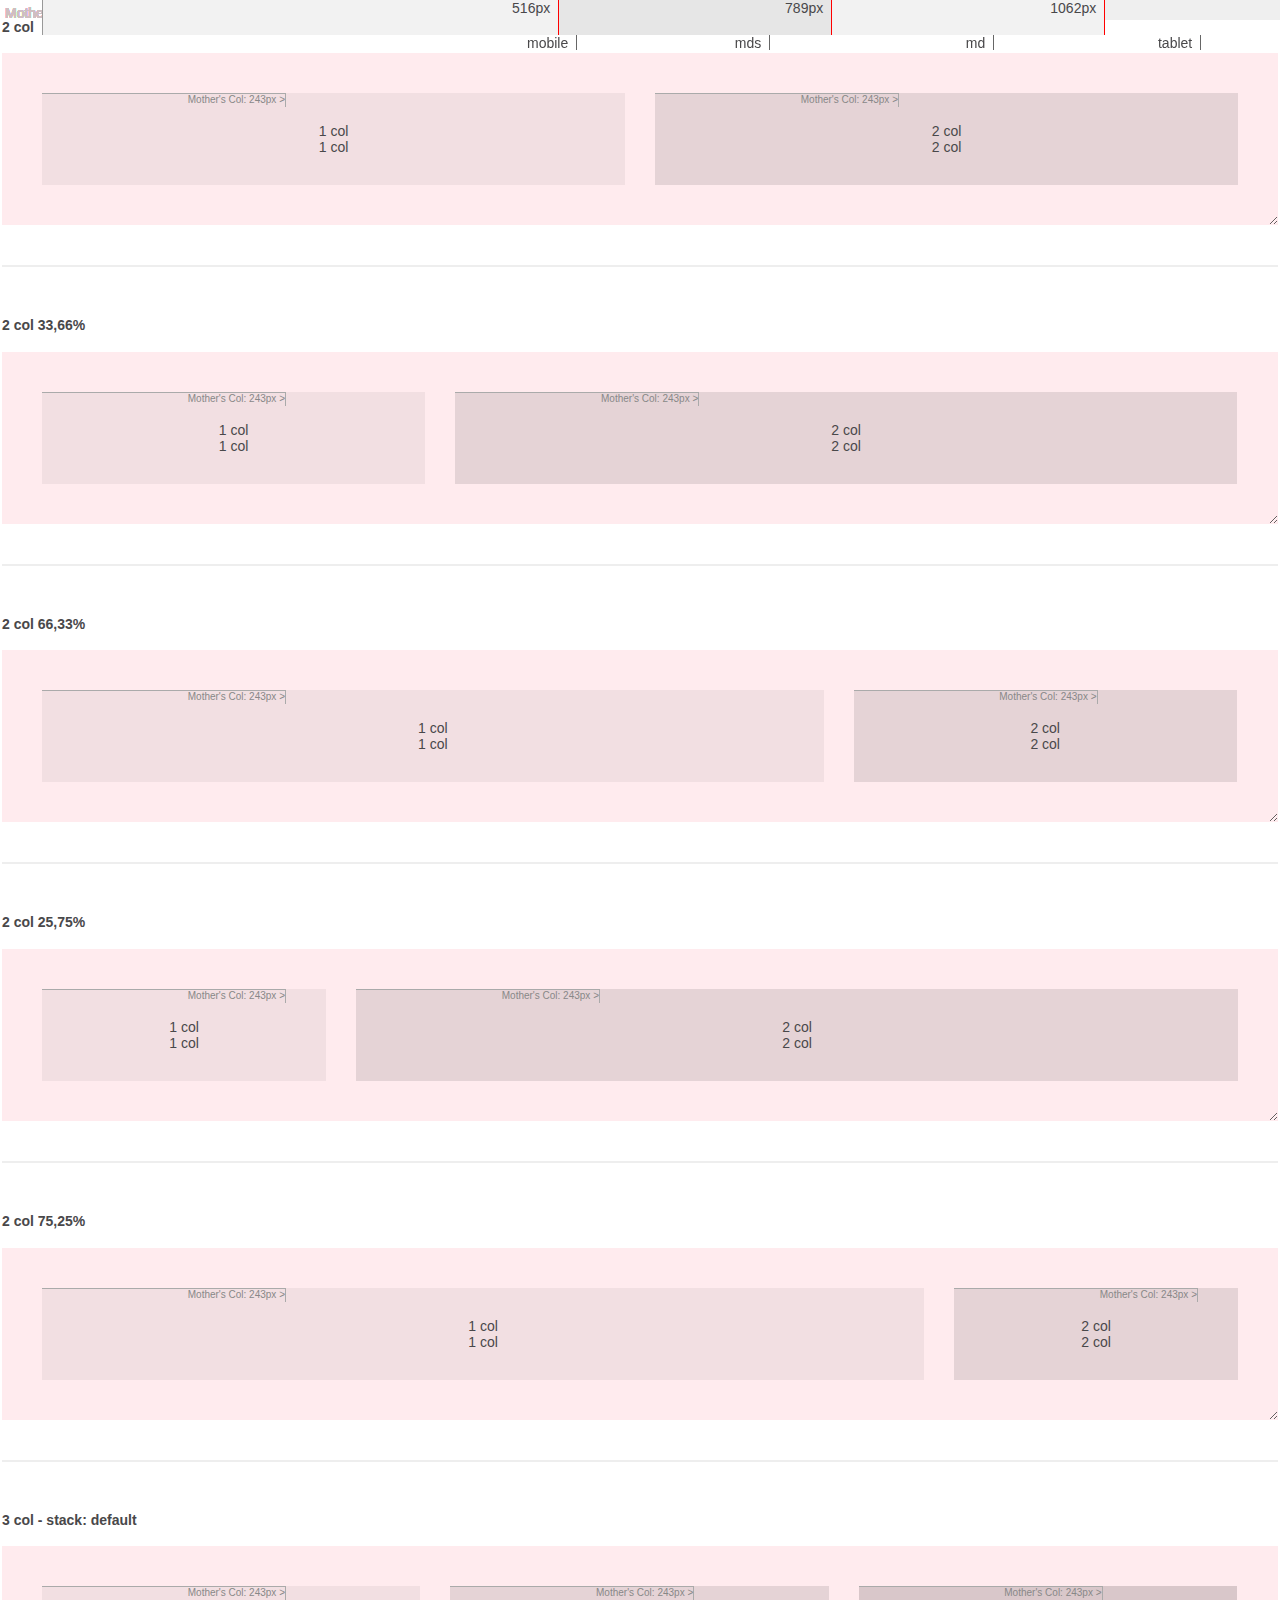
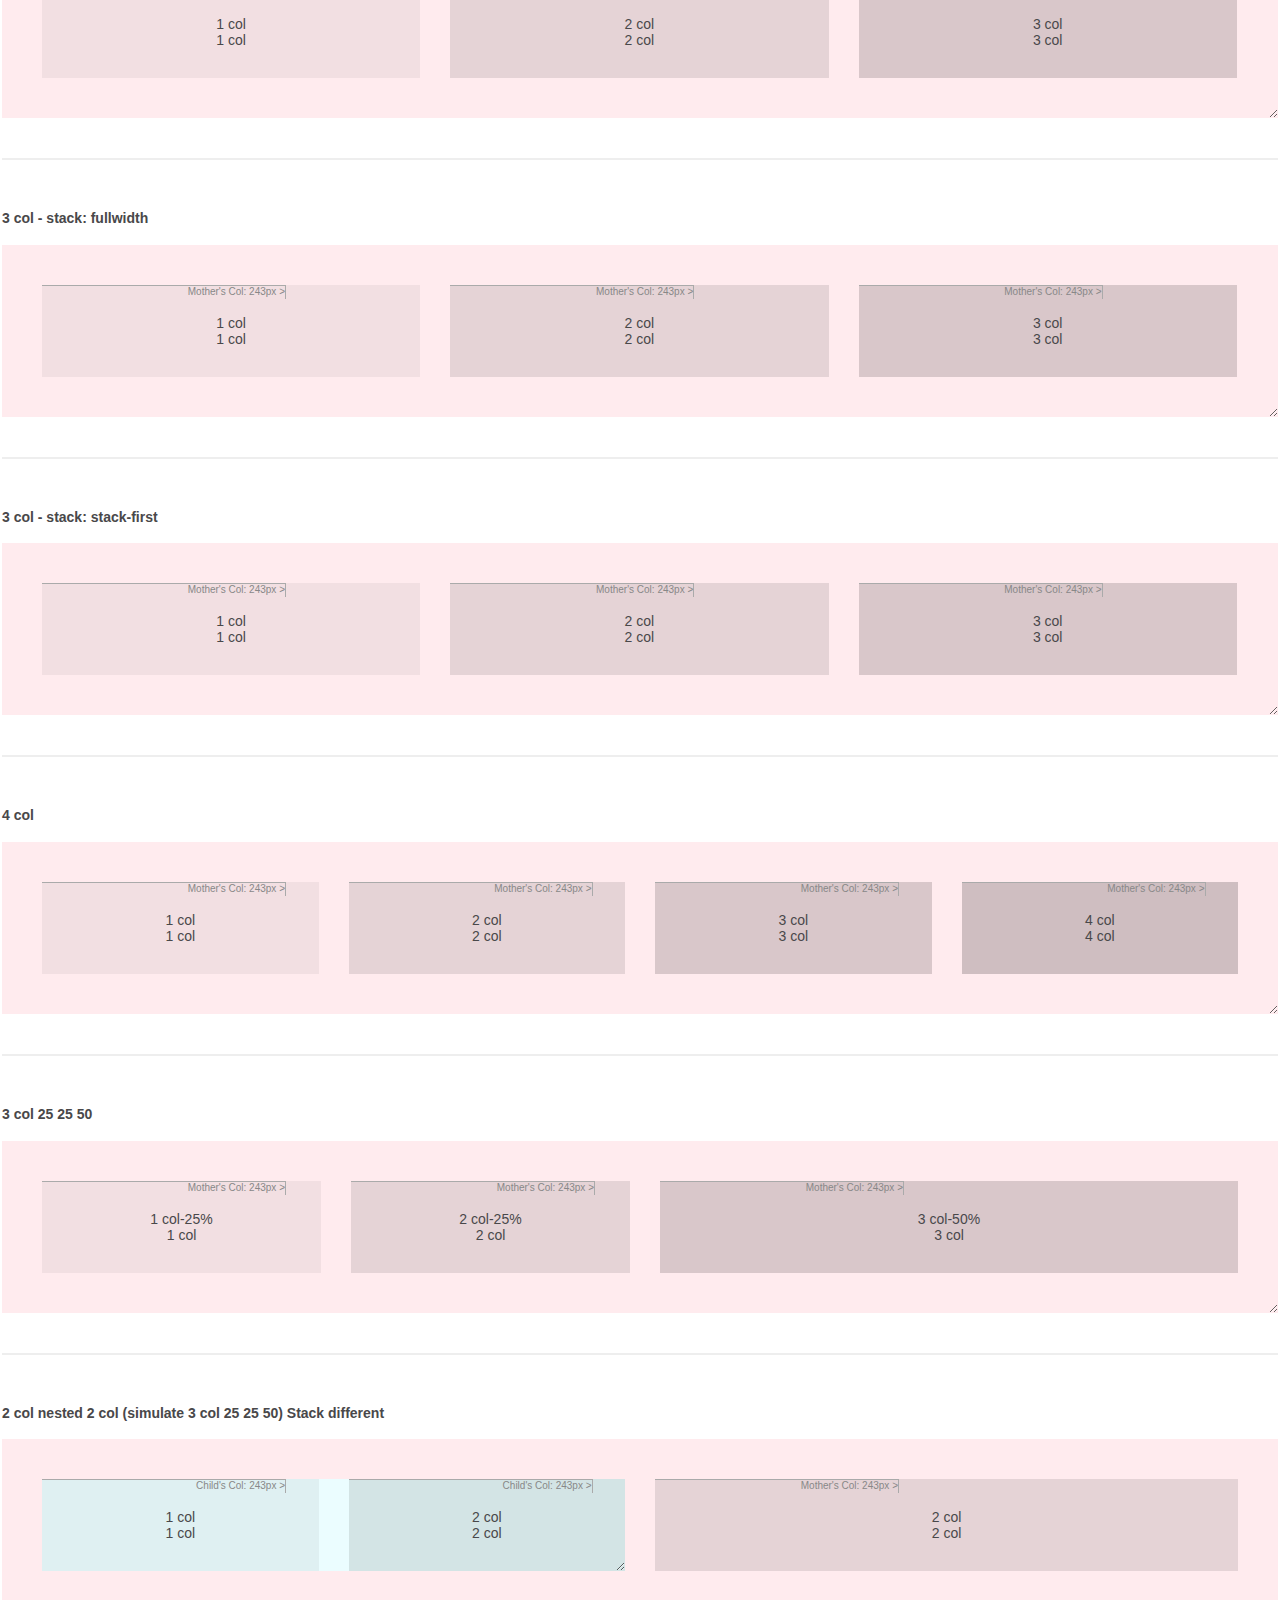
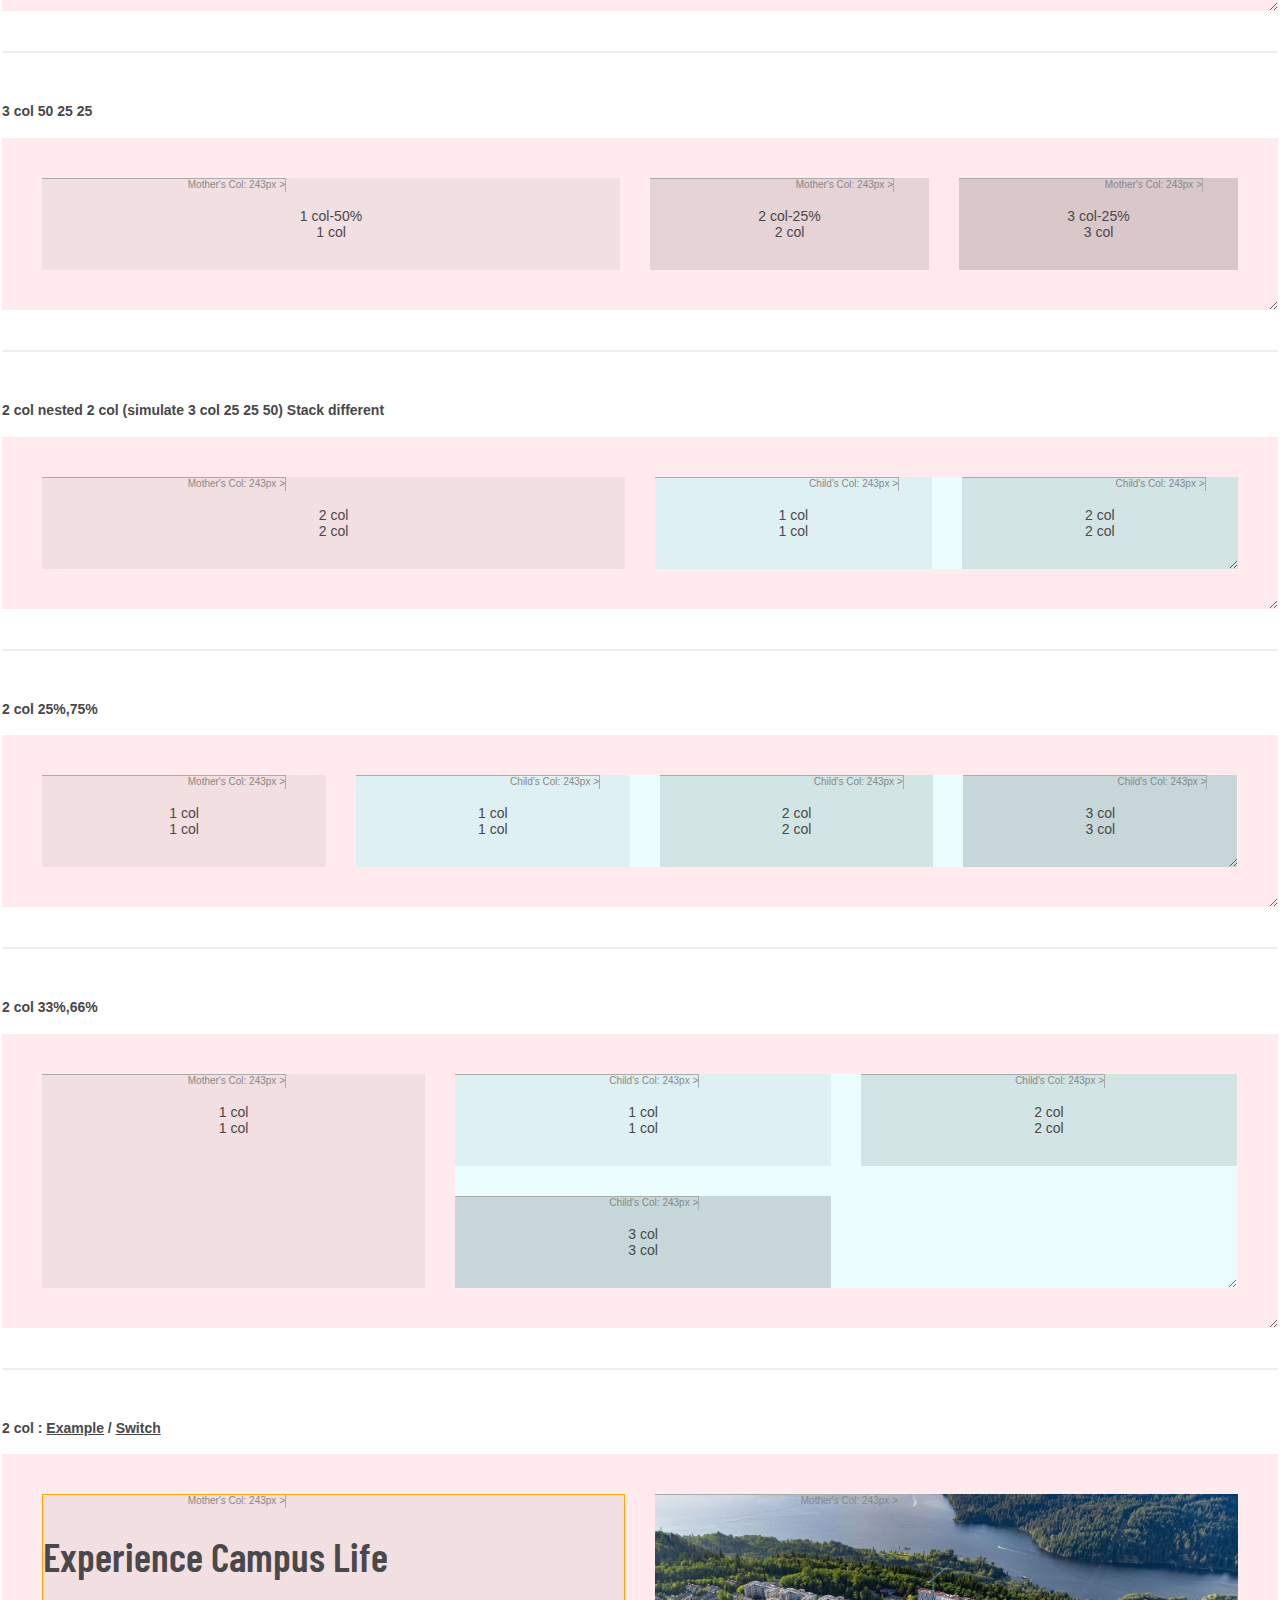
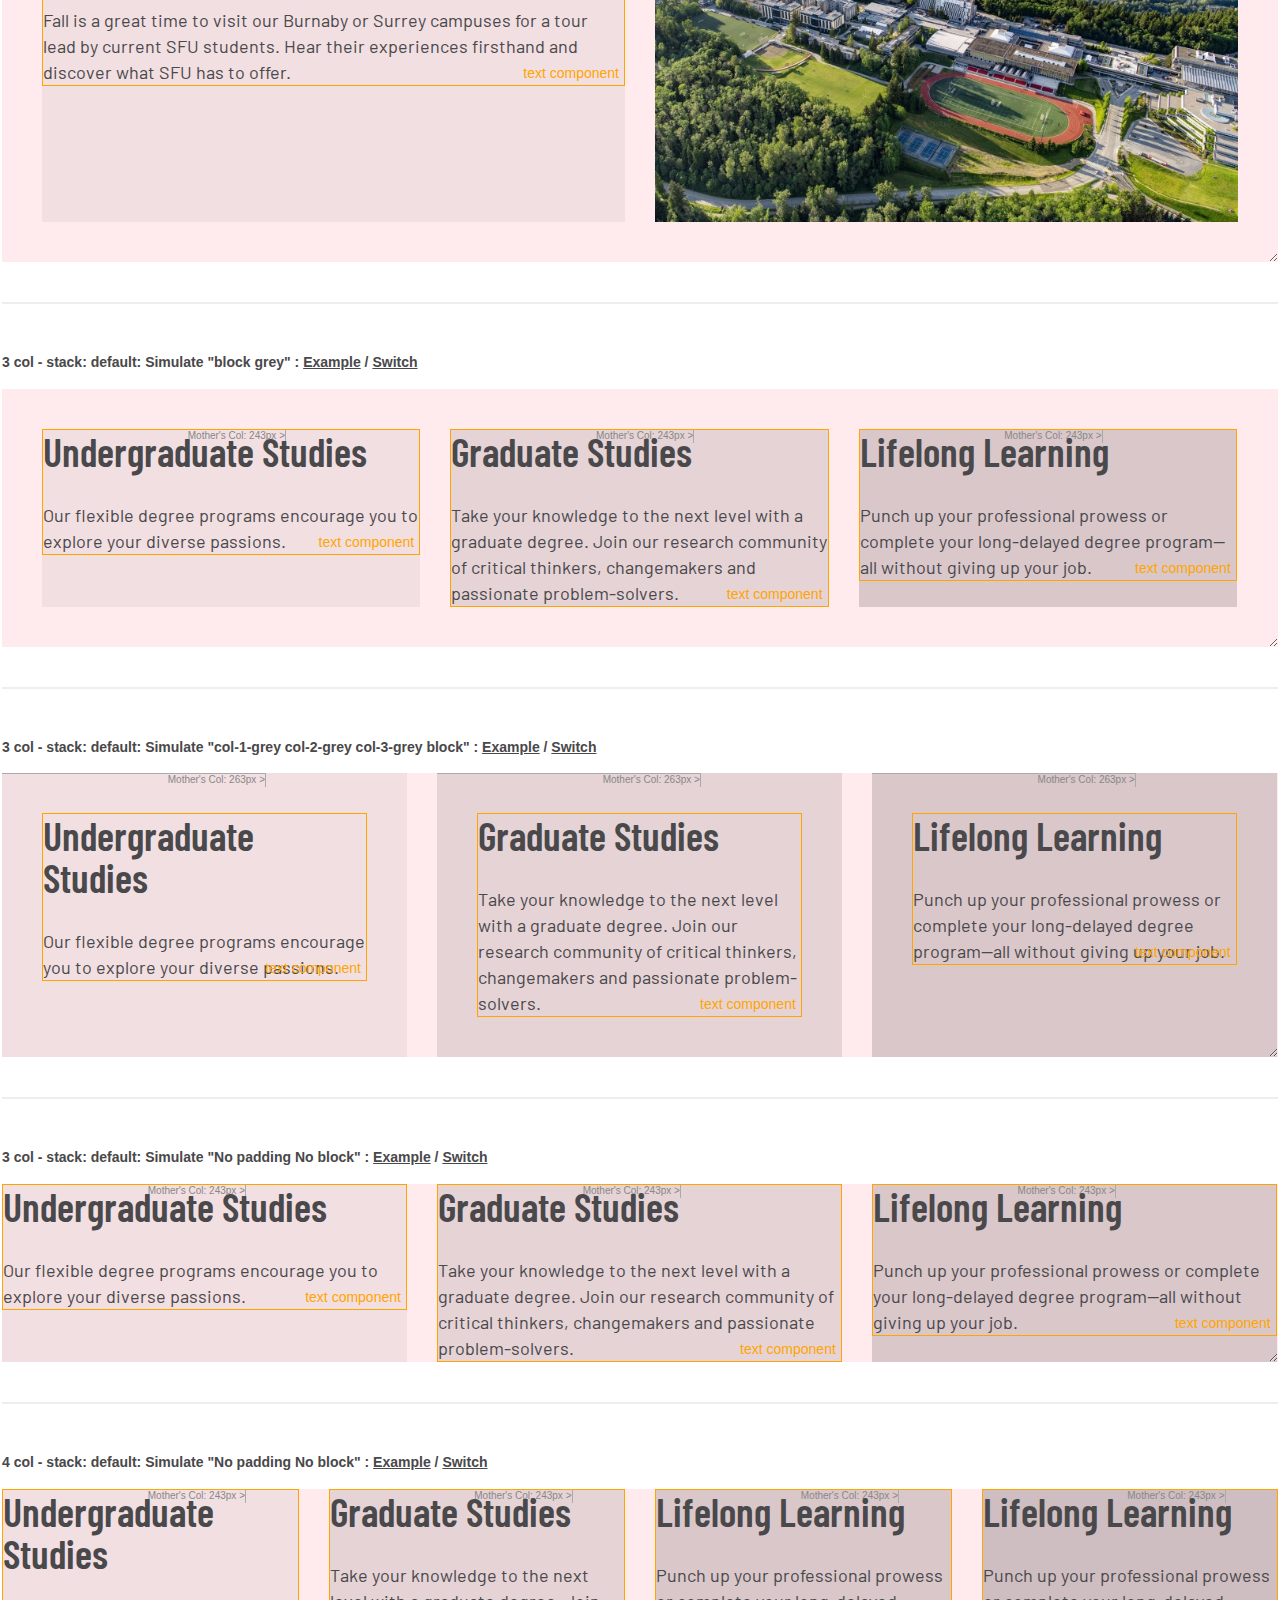
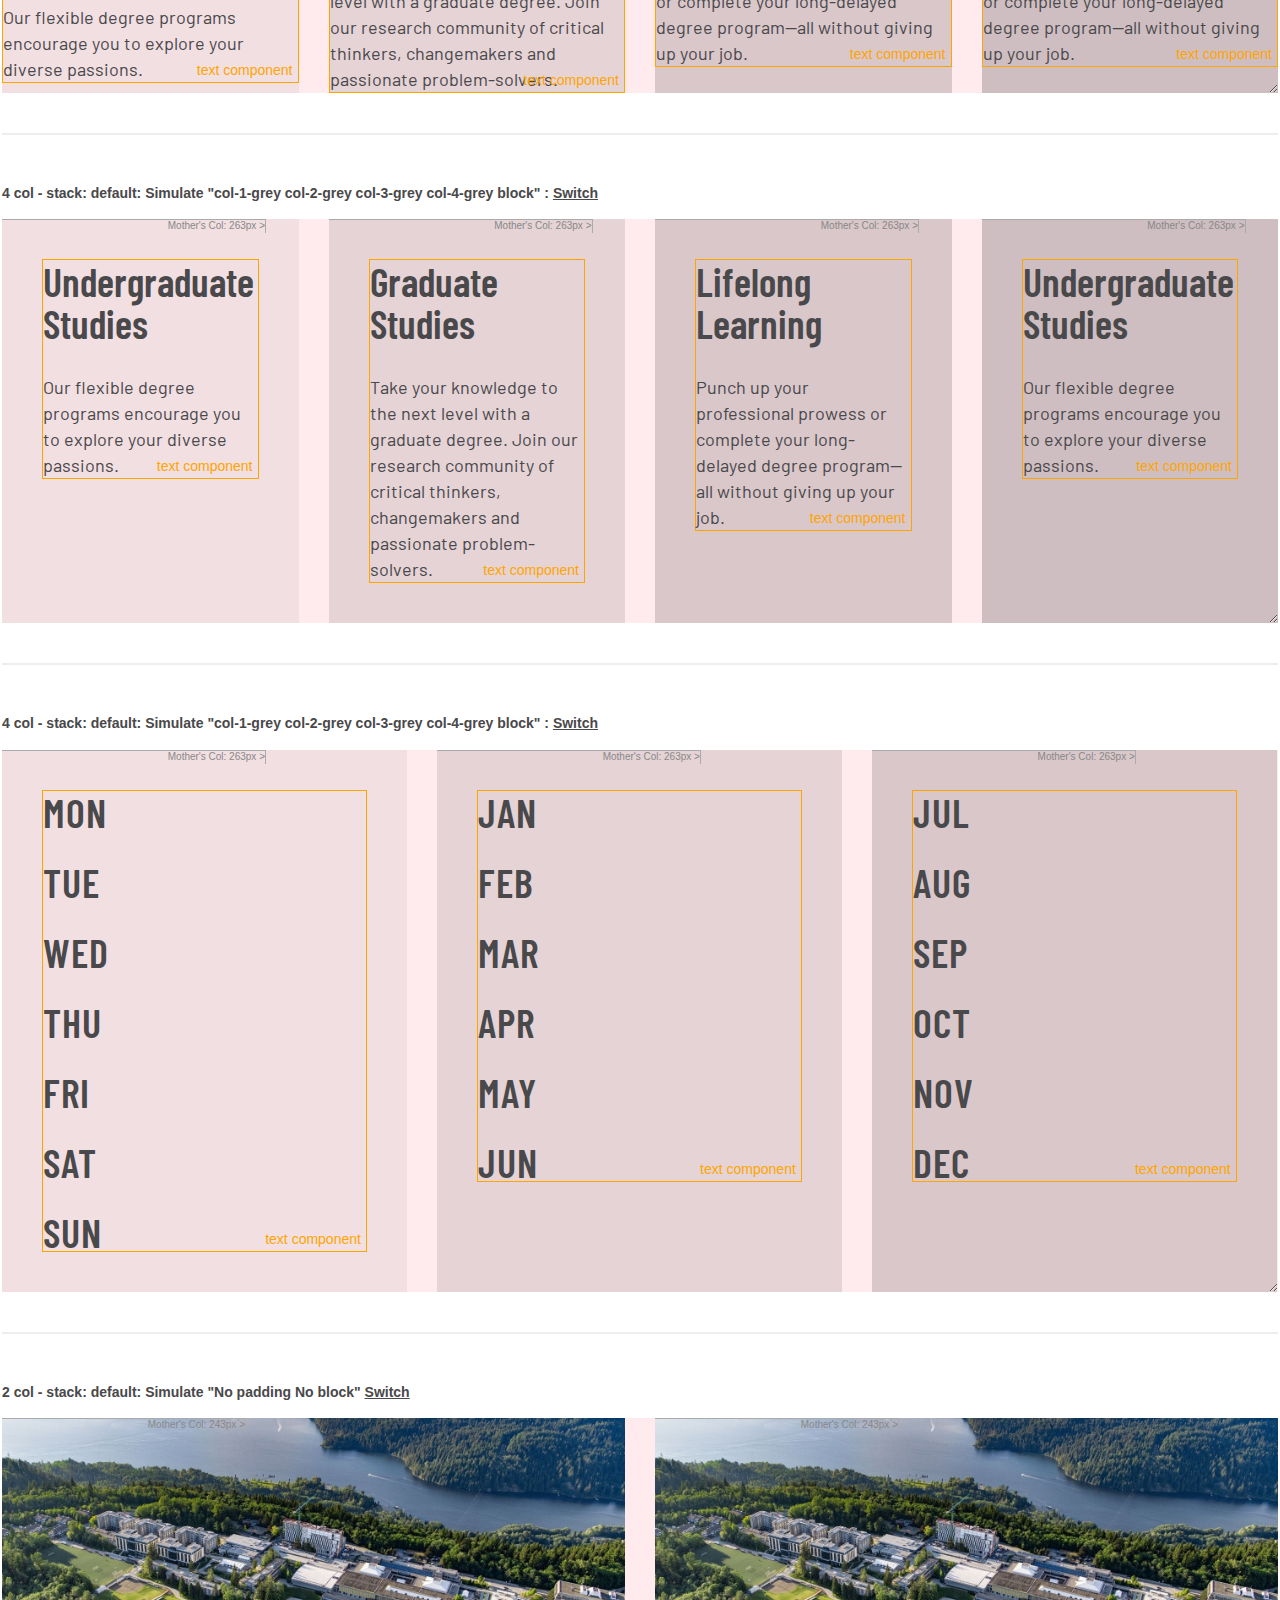
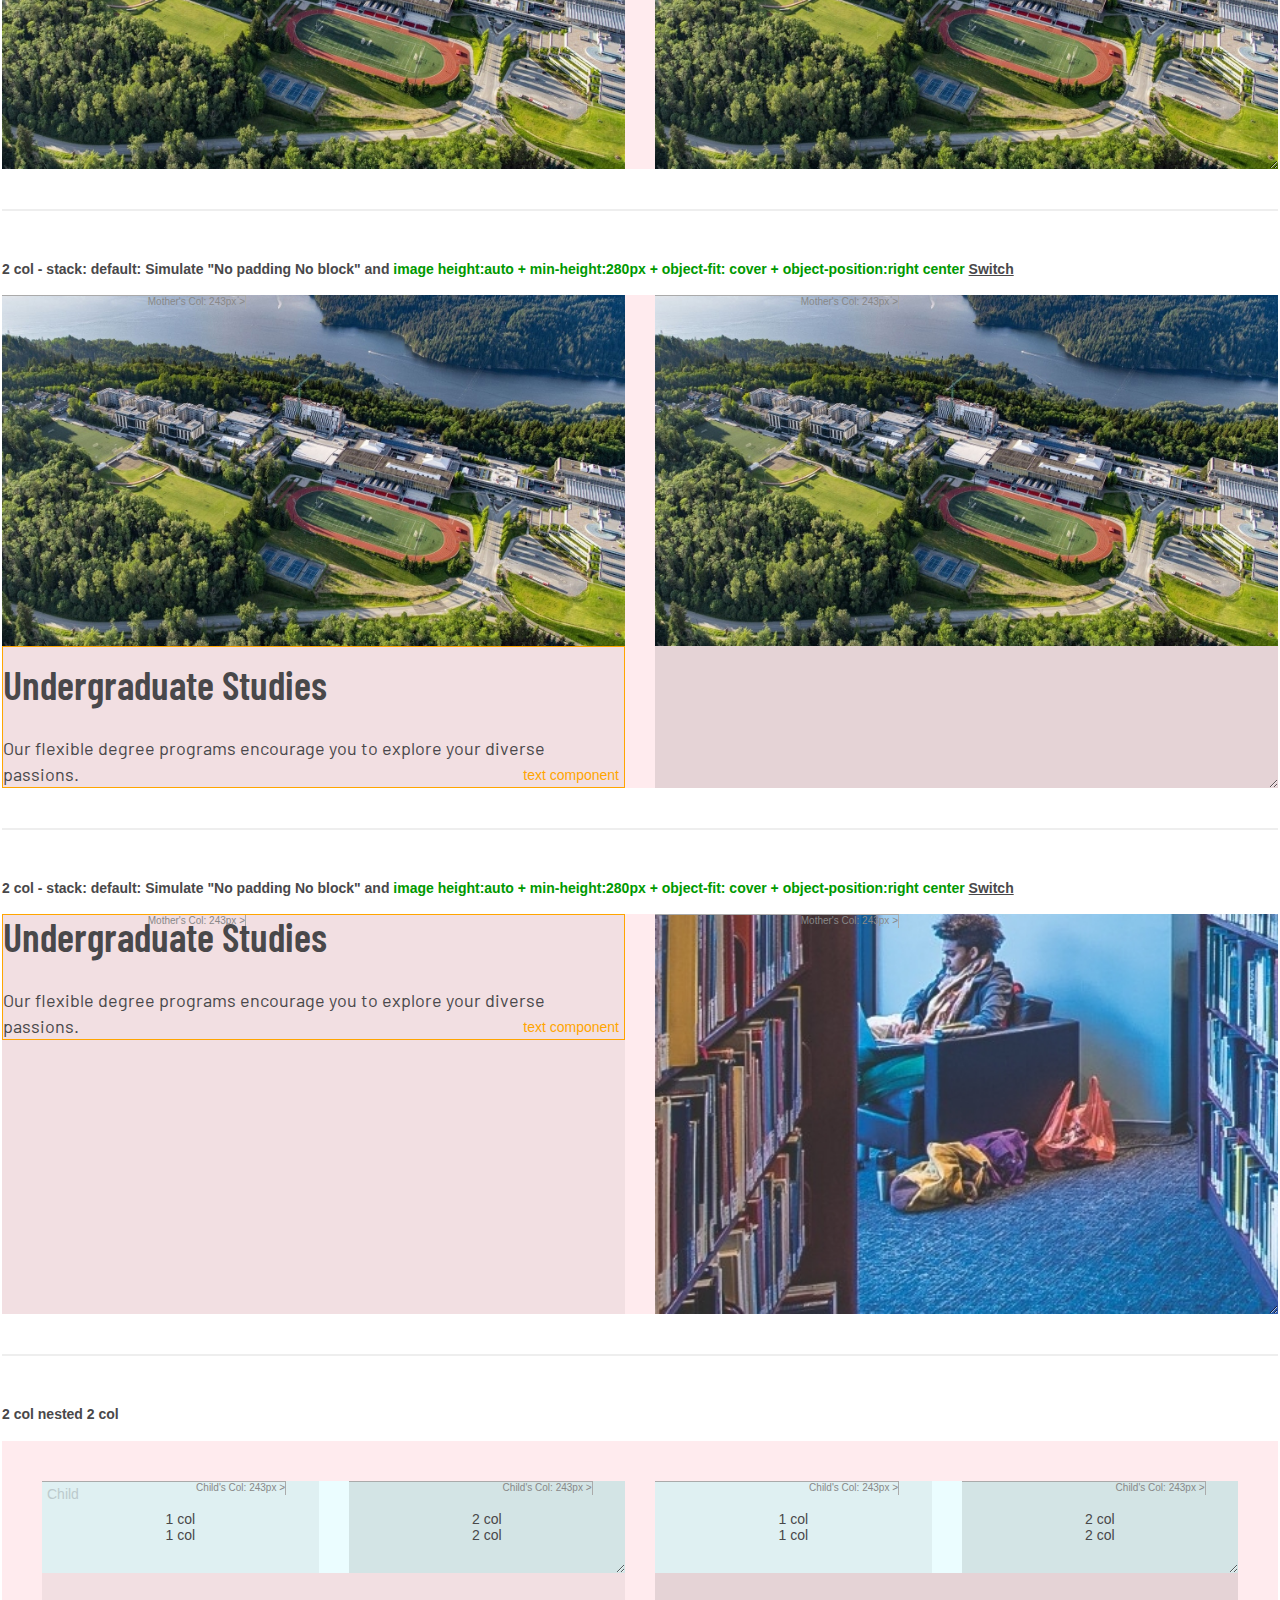
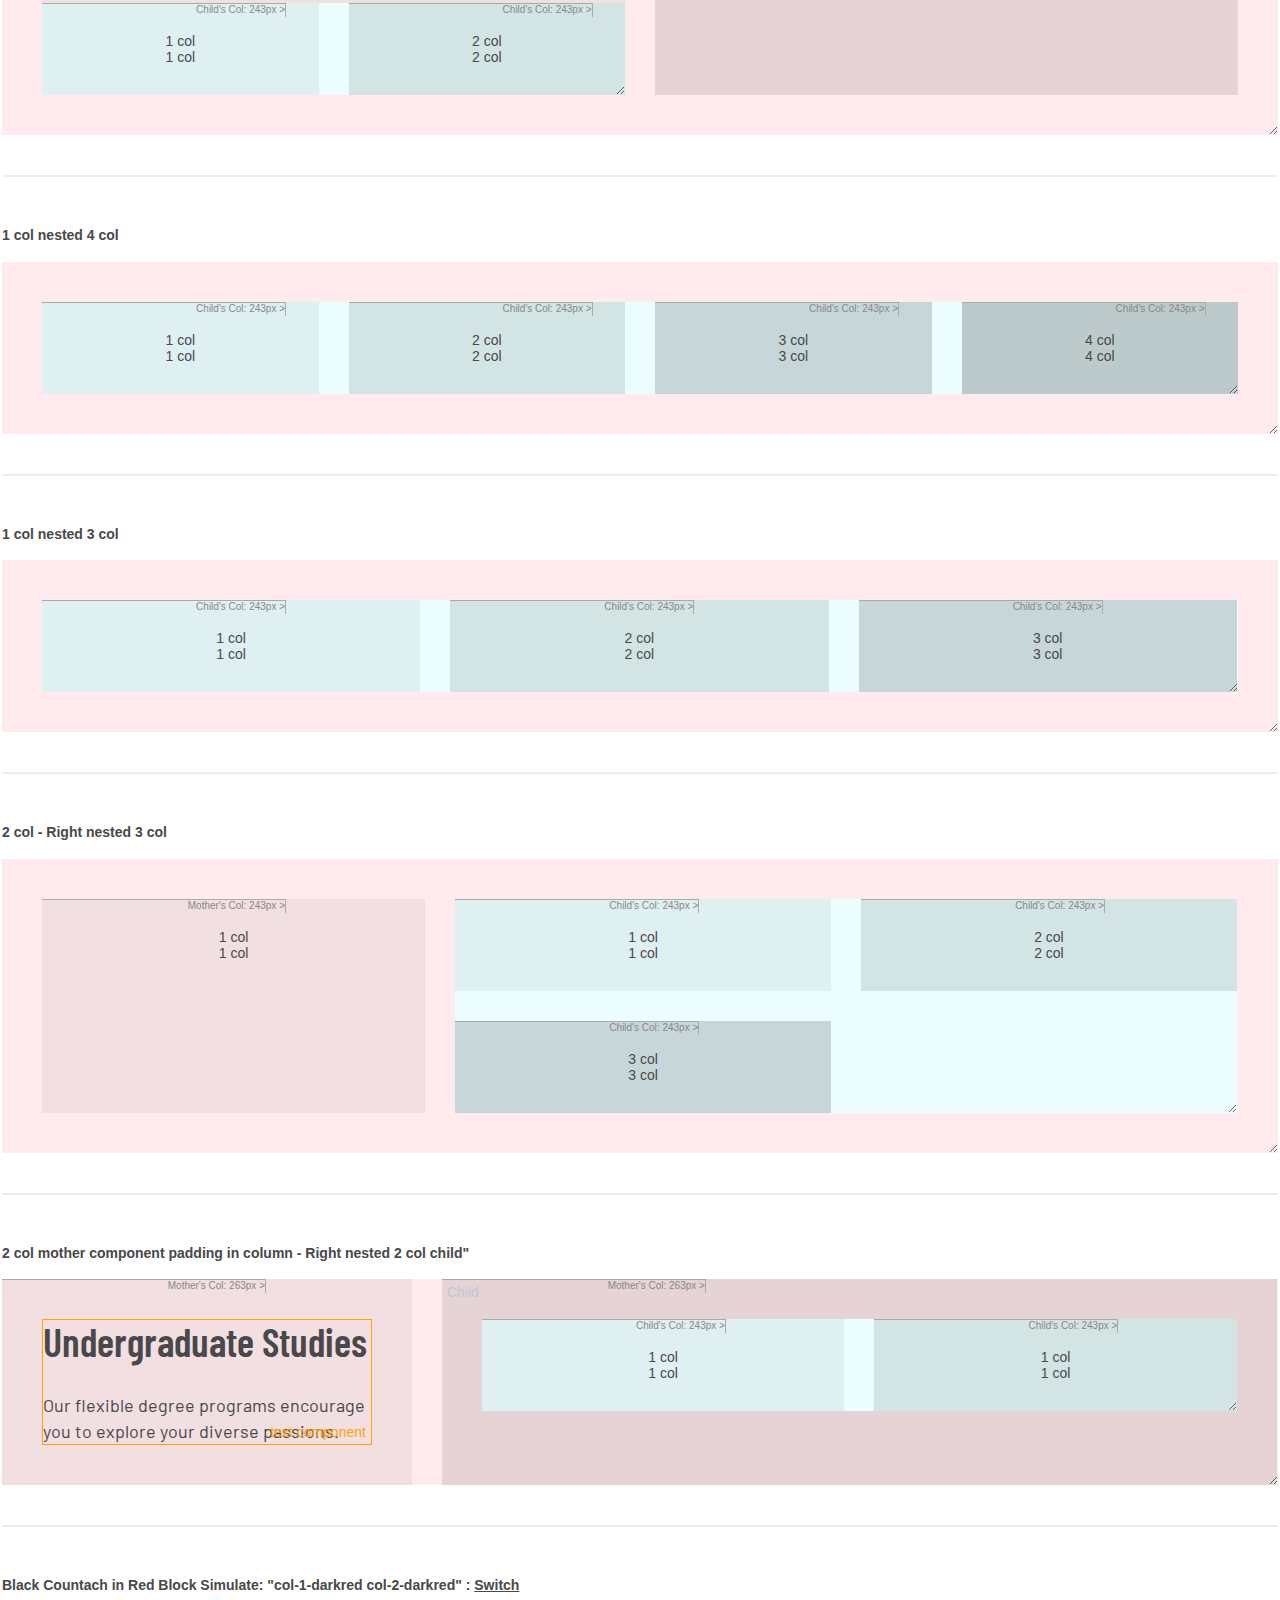
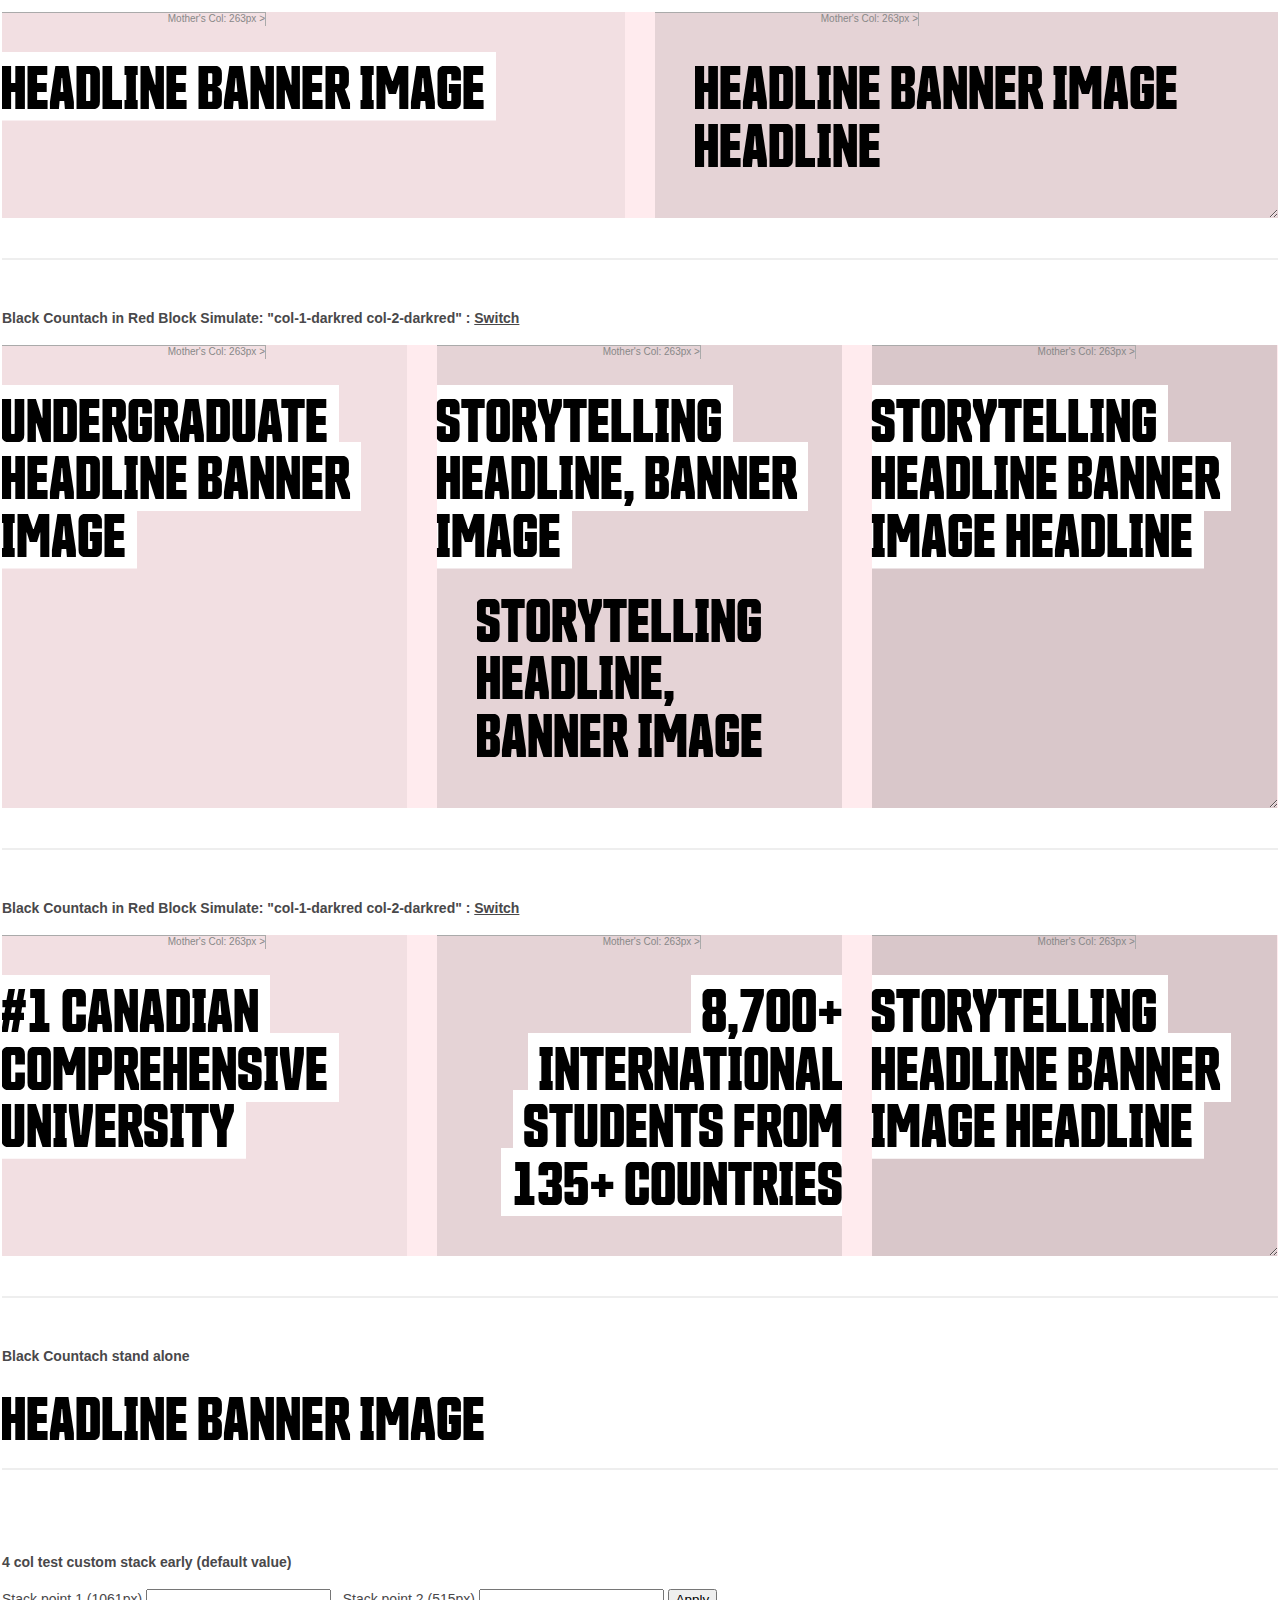
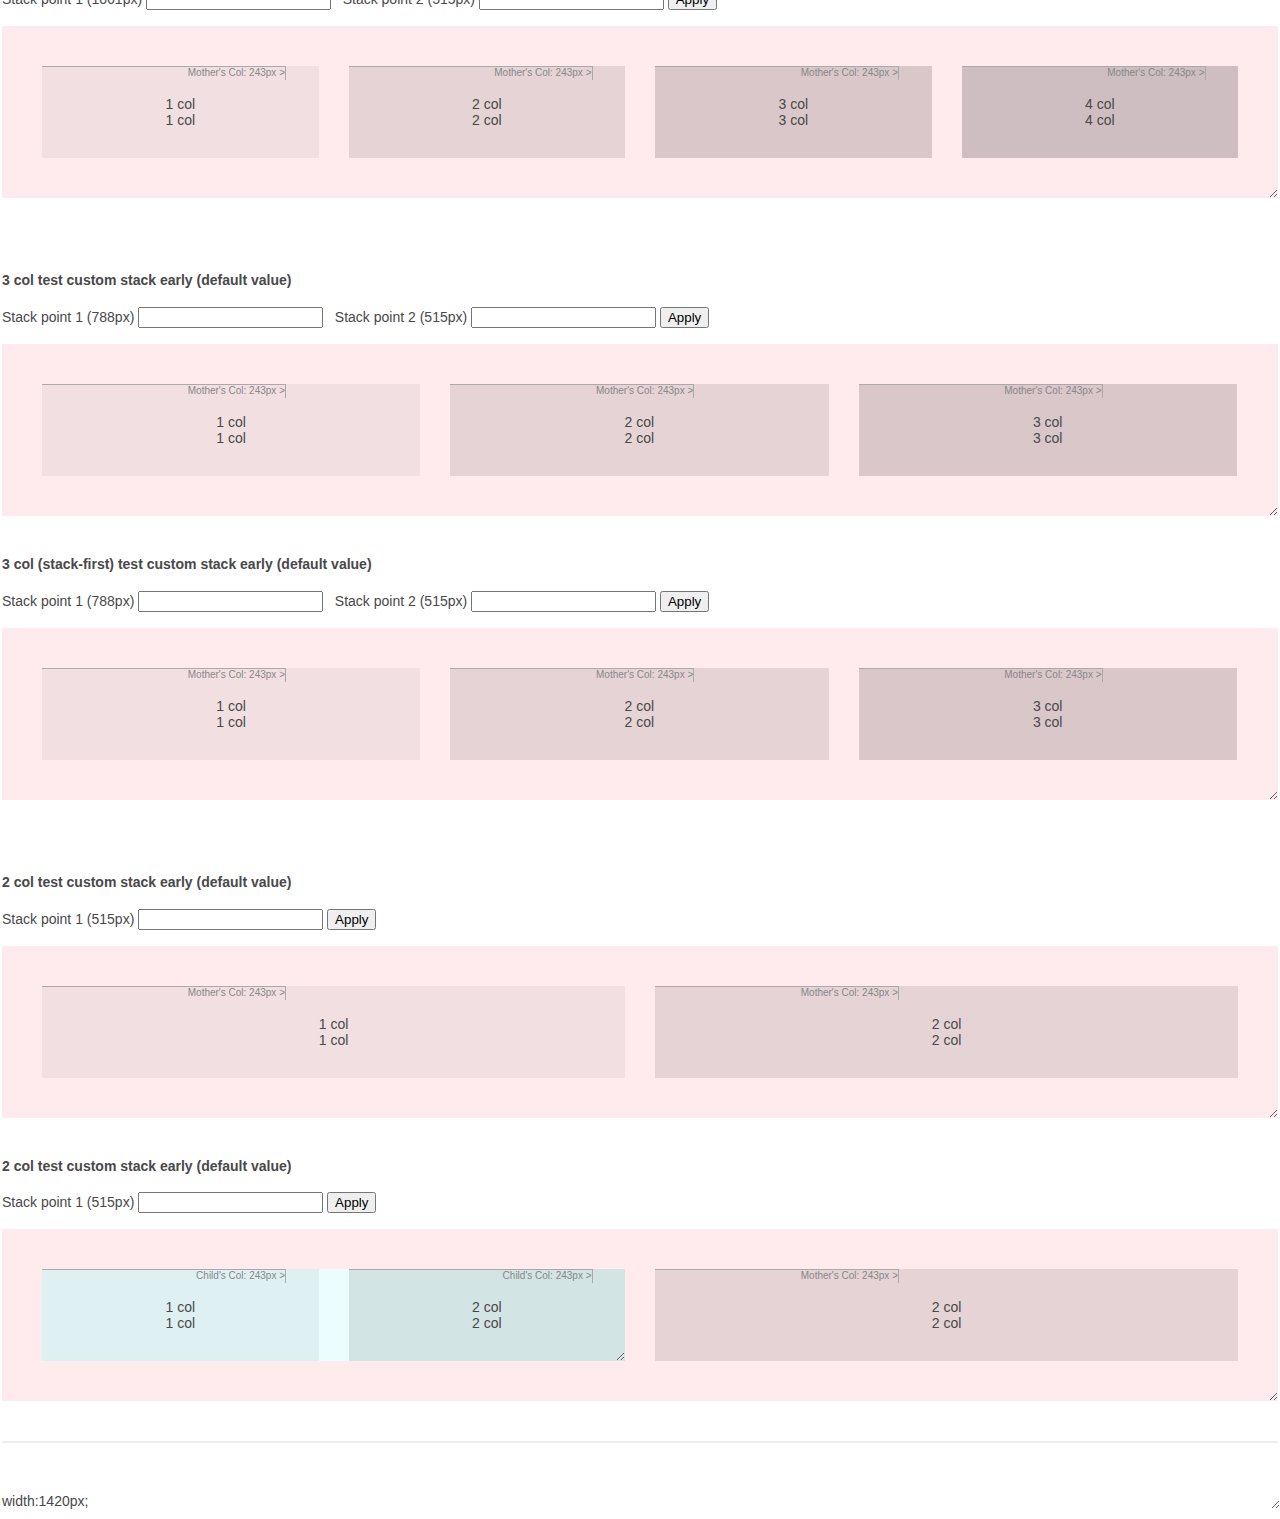
<file: index.html>
<!DOCTYPE html>
<html>
<head>
<meta name="viewport" content="width=device-width, initial-scale=1.0">
<link rel="preconnect" href="https://fonts.googleapis.com">
<link rel="preconnect" href="https://fonts.gstatic.com" crossorigin>
<link href="https://fonts.googleapis.com/css2?family=Barlow&family=Barlow+Condensed:wght@600;700&display=swap" rel="stylesheet">
<script src="https://ajax.googleapis.com/ajax/libs/jquery/3.7.1/jquery.min.js"></script>
    


<link rel="stylesheet" href="styles.css">
<style>
    
  
</style>
    
</head>
<body>
    <script>
        if(navigator.platform.match('Mac') !== null) { document.body.classList.add('mac');}
        if(navigator.platform.match('Win') !== null) { document.body.classList.add('window');}
    </script>    
    <div id="container">
    <div class="size-control" style="width:1420px;">
        <div id="marker">
            <div id="break1">1062px &nbsp;</div>
            <div id="break2">789px &nbsp;</div>
            <div id="break3">516px &nbsp;</div>
            <div id="break-mobile">mobile &nbsp;</div>
            <div id="break-tablet">tablet &nbsp;</div>
            <div id="break-mds">mds &nbsp;</div>
            <div id="break-md">md &nbsp;</div>
        </div>        
        <h4>2 col</h4>
        <div class="panel hints has-2-col stack-last-first">
            <div class="col"><content>1 col<br>1 col</content></div>
            <div class="col"><content>2 col<br>2 col</content></div>
        </div>
        <hr>
        
        <h4>2 col 33,66%</h4>
        <div class="panel hints has-2-col w1-2">
            <div class="col"><content>1 col<br>1 col</content></div>
            <div class="col"><content>2 col<br>2 col</content></div>
        </div>
        <hr>
        
        <h4>2 col 66,33%</h4>
        <div class="panel hints has-2-col w2-1">
            <div class="col"><content>1 col<br>1 col</content></div>
            <div class="col"><content>2 col<br>2 col</content></div>
        </div>
        <hr>
        
        <h4>2 col 25,75%</h4>
        <div class="panel hints has-2-col w1-3">
            <div class="col"><content>1 col<br>1 col</content></div>
            <div class="col"><content>2 col<br>2 col</content></div>
        </div>
        <hr>
        
        <h4>2 col 75,25%</h4>
        <div class="panel hints has-2-col w3-1">
            <div class="col"><content>1 col<br>1 col</content></div>
            <div class="col"><content>2 col<br>2 col</content></div>
        </div>
        <hr>
        
        <h4>3 col - stack: default</h4>
        <div class="panel hints has-3-col">
            <div class="col"><content>1 col<br>1 col</content></div>
            <div class="col"><content>2 col<br>2 col</content></div>
            <div class="col"><content>3 col<br>3 col</content></div>
        </div>
        <hr>
        <h4>3 col - stack: fullwidth</h4>
        <div class="panel hints has-3-col stackfull">
            <div class="col"><content>1 col<br>1 col</content></div>
            <div class="col"><content>2 col<br>2 col</content></div>
            <div class="col"><content>3 col<br>3 col</content></div>
        </div>
        <hr>
        <h4>3 col - stack: stack-first</h4>
        <div class="panel hints has-3-col stack-first">
            <div class="col"><content>1 col<br>1 col</content></div>
            <div class="col"><content>2 col<br>2 col</content></div>
            <div class="col"><content>3 col<br>3 col</content></div>
        </div>
        <hr>
        <h4>4 col</h4>
        <div class="panel hints has-4-col">
            <div class="col"><content>1 col<br>1 col</content></div>
            <div class="col"><content>2 col<br>2 col</content></div>
            <div class="col"><content>3 col<br>3 col</content></div>
            <div class="col"><content>4 col<br>4 col</content></div>
        </div>
        <hr>
        <h4>3 col 25 25 50</h4>
        <div class="panel hints has-3-col w1-1-2">
            <div class="col"><content>1 col-25%<br>1 col</content></div>
            <div class="col"><content>2 col-25%<br>2 col</content></div>
            <div class="col"><content>3 col-50%<br>3 col</content></div>
        </div>
        <hr>
        
        <h4>2 col nested 2 col (simulate 3 col 25 25 50) Stack different</h4>
        <div class="panel hints has-2-col">
            <div class="col">
                <div class="panel has-2-col">
                    <div class="col"><content>1 col<br>1 col</content></div>
                    <div class="col"><content>2 col<br>2 col</content></div>
                </div>
            </div>
            <div class="col">
                <content>2 col<br>2 col</content>
            </div>
        </div>
        <hr>
        
        <h4>3 col 50 25 25</h4>
        <div class="panel hints has-3-col w2-1-1">
            <div class="col"><content>1 col-50%<br>1 col</content></div>
            <div class="col"><content>2 col-25%<br>2 col</content></div>
            <div class="col"><content>3 col-25%<br>3 col</content></div>
        </div>
        <hr>
        
        <h4>2 col nested 2 col (simulate 3 col 25 25 50) Stack different</h4>
        <div class="panel hints has-2-col">
            <div class="col">
                <content>2 col<br>2 col</content>
                
            </div>
            <div class="col">
                <div class="panel has-2-col">
                    <div class="col"><content>1 col<br>1 col</content></div>
                    <div class="col"><content>2 col<br>2 col</content></div>
                </div>
            </div>
        </div>
        <hr>
        
        <h4>2 col 25%,75%</h4>
        <div class="panel hints has-2-col w1-3">
            <div class="col"><content>1 col<br>1 col</content></div>
            <div class="col">
                <div class="panel has-3-col">
                    <div class="col"><content>1 col<br>1 col</content></div>
                    <div class="col"><content>2 col<br>2 col</content></div>
                    <div class="col"><content>3 col<br>3 col</content></div>
                </div>
            </div>
        </div>
        <hr>
        
        <h4>2 col 33%,66%</h4>
        <div class="panel hints has-2-col w1-2">
            <div class="col"><content>1 col<br>1 col</content></div>
            <div class="col">
                <div class="panel has-3-col">
                    <div class="col"><content>1 col<br>1 col</content></div>
                    <div class="col"><content>2 col<br>2 col</content></div>
                    <div class="col"><content>3 col<br>3 col</content></div>
                </div>
            </div>
        </div>
        <hr>
        
        <h4>2 col : 
            <a class="example_btn" onclick="$(this).parent().next().next().slideToggle();">Example</a> / 
            <a class="example_btn" onclick="$(this).parent().next().toggleClass('hints'); $(this).parent().next().toggleClass('grey');">Switch</a></h4> 
        <div class="panel hints has-2-col">
            <div class="col">
                <div class="text-component lg-pad-top md-pad-top">
                    <h2>Experience Campus Life</h2>
                    <p>Fall is a great time to visit our Burnaby or Surrey campuses for a tour lead by current SFU students. Hear their experiences firsthand and discover what SFU has to offer.</p>
                </div>
            </div>
            <div class="col"><img alt="Burnaby campus" title="Burnaby campus" src="images/photo_16x9_2.jpg"></div>
        </div>
        <div class="panel has-2-col grey" style="display: none;">
            <div class="col">
                <div class="text-component pad-top">
                    <h2>Experience Campus Life</h2>
                    <p>Fall is a great time to visit our Burnaby or Surrey campuses for a tour lead by current SFU students. Hear their experiences firsthand and discover what SFU has to offer.</p>
                </div>
            </div>
            <div class="col"><img alt="Burnaby campus" title="Burnaby campus" src="images/photo_16x9_2.jpg"></div>
        </div>
        <hr>
        
        <h4>3 col - stack: default: Simulate "block grey" : 
            <a class="example_btn" onclick="$(this).parent().next().next().slideToggle();">Example</a> / 
            <a class="example_btn" onclick="$(this).parent().next().toggleClass('hints'); $(this).parent().next().toggleClass('grey');">Switch</a></h4>
        <div class="panel hints has-3-col">
            <div class="col">
                <div class="text-component ">
                    <h2>Undergraduate Studies</h2>
                    <p>Our flexible degree programs encourage you to explore your diverse passions.</p>
                </div>
            </div>
            <div class="col">
                <div class="text-component ">
                    <h2>Graduate Studies</h2>
                    <p>Take your knowledge to the next level with a graduate degree. Join our research community of critical thinkers, changemakers and passionate problem-solvers.</p>
                </div>
            </div>
            <div class="col">
                <div class="text-component ">
                    <h2>Lifelong Learning</h2>
                    <p>Punch up your professional prowess or complete your long-delayed degree program—all without giving up your job.</p>
                </div>
            </div>
        </div>
        <div class="panel has-3-col grey" style="display: none;">
            <div class="col">
                <div class="text-component ">
                    <h2>Undergraduate Studies</h2>
                    <p>Our flexible degree programs encourage you to explore your diverse passions.</p>
                </div>
            </div>
            <div class="col">
                <div class="text-component ">
                    <h2>Graduate Studies</h2>
                    <p>Take your knowledge to the next level with a graduate degree. Join our research community of critical thinkers, changemakers and passionate problem-solvers.</p>
                </div>
            </div>
            <div class="col">
                <div class="text-component ">
                    <h2>Lifelong Learning</h2>
                    <p>Punch up your professional prowess or complete your long-delayed degree program—all without giving up your job.</p>
                </div>
            </div>
        </div>
        <hr>
        

        
        <h4>3 col - stack: default: Simulate "col-1-grey col-2-grey col-3-grey block" : 
            <a class="example_btn" onclick="$(this).parent().next().next().slideToggle();">Example</a> / 
            <a class="example_btn" onclick="$(this).parent().next().toggleClass('hints'); $(this).parent().next().toggleClass('col-grey');">Switch</a></h4>
        <div class="panel hints has-3-col padding-in-column">
            <div class="col">
                <div class="text-component ">
                    <h2>Undergraduate Studies</h2>
                    <p>Our flexible degree programs encourage you to explore your diverse passions.</p>
                </div>
            </div>
            <div class="col">
                <div class="text-component ">
                    <h2>Graduate Studies</h2>
                    <p>Take your knowledge to the next level with a graduate degree. Join our research community of critical thinkers, changemakers and passionate problem-solvers.</p>
                </div>
            </div>
            <div class="col">
                <div class="text-component ">
                    <h2>Lifelong Learning</h2>
                    <p>Punch up your professional prowess or complete your long-delayed degree program—all without giving up your job.</p>
                </div>
            </div>
        </div>
        <div class="panel has-3-col padding-in-column col-grey" style="display: none;">
            <div class="col">
                <div class="text-component ">
                    <h2>Undergraduate Studies</h2>
                    <p>Our flexible degree programs encourage you to explore your diverse passions.</p>
                </div>
            </div>
            <div class="col">
                <div class="text-component ">
                    <h2>Graduate Studies</h2>
                    <p>Take your knowledge to the next level with a graduate degree. Join our research community of critical thinkers, changemakers and passionate problem-solvers.</p>
                </div>
            </div>
            <div class="col">
                <div class="text-component ">
                    <h2>Lifelong Learning</h2>
                    <p>Punch up your professional prowess or complete your long-delayed degree program—all without giving up your job.</p>
                </div>
            </div>
        </div>
        <hr>
        
        
        <h4>3 col - stack: default: Simulate "No padding No block" : <a class="example_btn" onclick="$(this).parent().next().next().slideToggle();">Example</a> 
            / <a class="example_btn" onclick="$(this).parent().next().toggleClass('hints');">Switch</a></h4>
        <div class="panel hints has-3-col no-pad">
            <div class="col">
                <div class="text-component ">
                    <h2>Undergraduate Studies</h2>
                    <p>Our flexible degree programs encourage you to explore your diverse passions.</p>
                </div>
            </div>
            <div class="col">
                <div class="text-component ">
                    <h2>Graduate Studies</h2>
                    <p>Take your knowledge to the next level with a graduate degree. Join our research community of critical thinkers, changemakers and passionate problem-solvers.</p>
                </div>
            </div>
            <div class="col">
                <div class="text-component ">
                    <h2>Lifelong Learning</h2>
                    <p>Punch up your professional prowess or complete your long-delayed degree program—all without giving up your job.</p>
                </div>
            </div>
        </div>
        <div class="panel has-3-col no-pad" style="display: none;">
            <div class="col">
                <div class="text-component ">
                    <h2>Undergraduate Studies</h2>
                    <p>Our flexible degree programs encourage you to explore your diverse passions.</p>
                </div>
            </div>
            <div class="col">
                <div class="text-component ">
                    <h2>Graduate Studies</h2>
                    <p>Take your knowledge to the next level with a graduate degree. Join our research community of critical thinkers, changemakers and passionate problem-solvers.</p>
                </div>
            </div>
            <div class="col">
                <div class="text-component ">
                    <h2>Lifelong Learning</h2>
                    <p>Punch up your professional prowess or complete your long-delayed degree program—all without giving up your job.</p>
                </div>
            </div>
        </div>
        <hr>
        

        
        <h4>4 col - stack: default: Simulate "No padding No block" : <a class="example_btn" onclick="$(this).parent().next().next().slideToggle();">Example</a> 
            / <a class="example_btn" onclick="$(this).parent().next().toggleClass('hints');">Switch</a></h4>
        <div class="panel hints has-4-col no-pad">
            <div class="col">
                <div class="text-component ">
                    <h2>Undergraduate Studies</h2>
                    <p>Our flexible degree programs encourage you to explore your diverse passions.</p>
                </div>
            </div>
            <div class="col">
                <div class="text-component ">
                    <h2>Graduate Studies</h2>
                    <p>Take your knowledge to the next level with a graduate degree. Join our research community of critical thinkers, changemakers and passionate problem-solvers.</p>
                </div>
            </div>
            <div class="col">
                <div class="text-component ">
                    <h2>Lifelong Learning</h2>
                    <p>Punch up your professional prowess or complete your long-delayed degree program—all without giving up your job.</p>
                </div>
            </div>
            <div class="col">
                <div class="text-component ">
                    <h2>Lifelong Learning</h2>
                    <p>Punch up your professional prowess or complete your long-delayed degree program—all without giving up your job.</p>
                </div>
            </div>
        </div>
        <div class="panel has-4-col no-pad" style="display: none;">
            <div class="col">
                <div class="text-component ">
                    <h2>Undergraduate Studies</h2>
                    <p>Our flexible degree programs encourage you to explore your diverse passions.</p>
                </div>
            </div>
            <div class="col">
                <div class="text-component ">
                    <h2>Graduate Studies</h2>
                    <p>Take your knowledge to the next level with a graduate degree. Join our research community of critical thinkers, changemakers and passionate problem-solvers.</p>
                </div>
            </div>
            <div class="col">
                <div class="text-component ">
                    <h2>Lifelong Learning</h2>
                    <p>Punch up your professional prowess or complete your long-delayed degree program—all without giving up your job.</p>
                </div>
            </div>
            <div class="col">
                <div class="text-component ">
                    <h2>Lifelong Learning</h2>
                    <p>Punch up your professional prowess or complete your long-delayed degree program—all without giving up your job.</p>
                </div>
            </div>
        </div>
        <hr>
        
        <h4>4 col - stack: default: Simulate "col-1-grey col-2-grey col-3-grey col-4-grey block" : 
            <a class="example_btn" onclick="$(this).parent().next().toggleClass('hints');
                                            $(this).parent().next().toggleClass('col-grey');">Switch</a></h4>
        <div class="panel hints has-4-col padding-in-column">
            <div class="col">
                <div class="text-component ">
                    <h2>Undergraduate Studies</h2>
                    <p>Our flexible degree programs encourage you to explore your diverse passions.</p>
                </div>
            </div>
            <div class="col">
                <div class="text-component ">
                    <h2>Graduate Studies</h2>
                    <p>Take your knowledge to the next level with a graduate degree. Join our research community of critical thinkers, changemakers and passionate problem-solvers.</p>
                </div>
            </div>
            <div class="col">
                <div class="text-component ">
                    <h2>Lifelong Learning</h2>
                    <p>Punch up your professional prowess or complete your long-delayed degree program—all without giving up your job.</p>
                </div>
            </div>
            <div class="col">
                <div class="text-component ">
                    <h2>Undergraduate Studies</h2>
                    <p>Our flexible degree programs encourage you to explore your diverse passions.</p>
                </div>
            </div>
        </div>
        
        <hr>
        
        <h4>4 col - stack: default: Simulate "col-1-grey col-2-grey col-3-grey col-4-grey block" : 
            <a class="example_btn" onclick="$(this).parent().next().toggleClass('hints');
                                            $(this).parent().next().toggleClass('col-grey');">Switch</a></h4>
        <div class="panel hints has-3-col padding-in-column">
            <div class="col">
                <div class="text-component ">
                    <h2 class="trim">MONDAY</h2>
                    <h2 class="trim">TUESDAY</h2>
                    <h2 class="trim">WEDNESDAY</h2>
                    <h2 class="trim">THURSDAY</h2>
                    <h2 class="trim">FRIDAY</h2>
                    <h2 class="trim">SATURDAY</h2>
                    <h2 class="trim">SUNDAY</h2>
                </div>
            </div>
            <div class="col">
                <div class="text-component ">                    
                    <h2 class="trim">JANUARY</h2>
                    <h2 class="trim">FEBRUARY</h2>
                    <h2 class="trim">MARCH</h2>
                    <h2 class="trim">APRIL</h2>
                    <h2 class="trim">MAY</h2>
                    <h2 class="trim">JUNE</h2>
                </div>
            </div>
            <div class="col">
                <div class="text-component ">
                    <h2 class="trim">JULY</h2>
                    <h2 class="trim">AUGUST</h2>
                    <h2 class="trim">SEPTEMBER</h2>
                    <h2 class="trim">OCTOBER</h2>
                    <h2 class="trim">NOVEMBER</h2>
                    <h2 class="trim">DECEMBER</h2>
                </div>
            </div>
        </div>
        
        <hr>
        
        
        <h4>2 col - stack: default: Simulate "No padding No block" <a class="example_btn" onclick="$(this).parent().next().toggleClass('hints');">Switch</a></h4>
        <div class="panel hints has-2-col no-pad">
            <div class="col">
                <img alt="Burnaby campus" title="Burnaby campus" src="images/photo_16x9_2.jpg">
            </div>
            <div class="col">
                <img alt="Burnaby campus" title="Burnaby campus" src="images/photo_16x9_2.jpg">
            </div>
        </div>
        <hr>
        
        <h4>2 col - stack: default: Simulate "No padding No block" and 
            <span style="color:#009900;">image height:auto + min-height:280px + object-fit: cover + object-position:right center</span> <a class="example_btn" onclick="$(this).parent().next().toggleClass('hints');">Switch</a></h4>
        <div class="panel hints has-2-col no-pad">
            <div class="col">
                <img alt="Burnaby campus" title="Burnaby campus" src="images/photo_16x9_2.jpg">
                <div class="text-component " style="display: none; display: inherit;">
                    <br>
                    <h2>Undergraduate Studies</h2>
                    <p>Our flexible degree programs encourage you to explore your diverse passions.</p>
                </div>
            </div>
            <div class="col">
                <img alt="Burnaby campus" title="Burnaby campus" src="images/photo_16x9_2.jpg" style="height: 100%; height: auto; min-height: 280px; object-fit:cover; object-position:right center">
            </div>
        </div>
        <hr>
        
        <h4>2 col - stack: default: Simulate "No padding No block" and 
            <span style="color:#009900;">image height:auto + min-height:280px + object-fit: cover + object-position:right center</span> <a class="example_btn" onclick="$(this).parent().next().toggleClass('hints');">Switch</a></h4>
        <div class="panel hints has-2-col no-pad">
            <div class="col">
                <div class="text-component ">
                    <h2>Undergraduate Studies</h2>
                    <p>Our flexible degree programs encourage you to explore your diverse passions.</p>
                </div>
            </div>
            <div class="col">
                <img alt="Burnaby campus" title="Burnaby campus" src="images/photo_vertical.jpg" style="height: 400px; width: 100%; object-fit:cover; object-position:right bottom">
            </div>
        </div>
        <hr>
        
        <h4>2 col nested 2 col</h4>
        <div class="panel hints has-2-col">
            <div class="col">
                <div class="panel has-2-col">
                    <div class="col"><content>1 col<br>1 col</content></div>
                    <div class="col"><content>2 col<br>2 col</content></div>
                </div>
                <div class="panel has-2-col">
                    <div class="col"><content>1 col<br>1 col</content></div>
                    <div class="col"><content>2 col<br>2 col</content></div>
                </div>
            </div>
            <div class="col">
                <div class="panel has-2-col">
                    <div class="col"><content>1 col<br>1 col</content></div>
                    <div class="col"><content>2 col<br>2 col</content></div>
                </div>
            </div>
        </div>
        <hr>
        
        <h4>1 col nested 4 col</h4>
        <div class="panel hints has-1-col">
            <div class="col">
                <div class="panel has-4-col">
                    <div class="col"><content>1 col<br>1 col</content></div>
                    <div class="col"><content>2 col<br>2 col</content></div>
                    <div class="col"><content>3 col<br>3 col</content></div>
                    <div class="col"><content>4 col<br>4 col</content></div>
                </div>
            </div>            
        </div>
        <hr>
        <h4>1 col nested 3 col</h4>
        <div class="panel hints has-1-col">
            <div class="col">
                <div class="panel has-3-col">
                    <div class="col"><content>1 col<br>1 col</content></div>
                    <div class="col"><content>2 col<br>2 col</content></div>
                    <div class="col"><content>3 col<br>3 col</content></div>                    
                </div>
            </div>            
        </div>
        <hr>
        <h4>2 col - Right nested 3 col</h4>
        <div class="panel hints has-2-col w1-2">
            <div class="col"><content>1 col<br>1 col</content></div>
            <div class="col">                
                <div class="panel has-3-col">
                    <div class="col"><content>1 col<br>1 col</content></div>
                    <div class="col"><content>2 col<br>2 col</content></div>
                    <div class="col"><content>3 col<br>3 col</content></div>
                    
                </div>
            </div>            
        </div>
        <hr>
        <hide>
        <h4>2 col 25,75 - Right nested 3 col</h4>
        <div class="panel hints has-2-col w1-3">
            <div class="col"><content>1 col<br>1 col</content></div>
            <div class="col">                
                <div class="panel has-3-col">
                    <div class="col"><content>1 col<br>1 col</content></div>
                    <div class="col"><content>2 col<br>2 col</content></div>
                    <div class="col"><content>3 col<br>3 col</content></div>
                    
                </div>
            </div>            
        </div>
        <hr>
        </hide>
        
        <h4>2 col mother component padding in column - Right nested 2 col child"</h4>
        <div class="panel hints has-2-col padding-in-column w1-2">
            <div class="col">
                <div class="text-component ">
                    <h2>Undergraduate Studies</h2>
                    <p>Our flexible degree programs encourage you to explore your diverse passions.</p>
                </div>
            </div>
            <div class="col">
                <div class="panel has-2-col">
                    <div class="col"><content>1 col<br>1 col</content></div> 
                    <div class="col"><content>1 col<br>1 col</content></div>                   
                </div>
            </div>
        </div>
        <hr>
        
        <h4>Black Countach in Red Block Simulate: "col-1-darkred col-2-darkred" : 
            <a class="example_btn" onclick="$(this).parent().next().toggleClass('hints');
                                            $(this).parent().next().toggleClass('col-darkred');">Switch</a></h4>
        <div class="panel hints has-2-col padding-in-column">
            <div class="col">
                <div class="img_text text-flush">
                    <h2><span>HEADLINE BANNER IMAGE</span></h2>                    
                </div>
            </div>
            <div class="col">
                <div class="img_text">
                    <h2><span>HEADLINE BANNER IMAGE HEADLINE</span></h2>                    
                </div>
            </div>
        </div>
        
        <hr>
        
        <h4>Black Countach in Red Block Simulate: "col-1-darkred col-2-darkred" : 
            <a class="example_btn" onclick="$(this).parent().next().toggleClass('hints');
                                            $(this).parent().next().toggleClass('col-darkred');">Switch</a></h4>
        <div class="panel hints has-3-col padding-in-column">
            <div class="col">
                <div class="img_text text-flush">
                    <h2><span>undergraduate HEADLINE BANNER IMAGE</span></h2>                    
                </div>
            </div>
            <div class="col">
                <div class="img_text text-flush">
                    <h2><span>STORYTELLING HEADLINE, BANNER IMAGE</span></h2>                    
                </div>
                <br>
                <div class="img_text ">
                    <h2><span>STORYTELLING HEADLINE, BANNER IMAGE</span></h2>                    
                </div>
            </div>
            <div class="col">
                <div class="img_text text-flush" style="hyphens: auto;">
                    <h2><span>STORY&shy;TELLING HEADLINE BANNER IMAGE HEADLINE</span></h2>                    
                </div>
            </div>
        </div>
        
        <hr>
        
        <h4>Black Countach in Red Block Simulate: "col-1-darkred col-2-darkred" : 
            <a class="example_btn" onclick="$(this).parent().next().toggleClass('hints');
                                            $(this).parent().next().toggleClass('col-darkred');">Switch</a></h4>
        <div class="panel hints has-3-col padding-in-column">
            <div class="col">
                <div class="img_text text-flush">
                    <h2><span>#1 Canadian Comprehensive University</span></h2>                    
                </div>
            </div>
            <div class="col">
                <div class="img_text text-flush text-right">
                    <h2><span>8,700+ International Students From 135+ Countries</span></h2>                    
                </div>
            
            </div>
            <div class="col">
                <div class="img_text text-flush " style="hyphens: auto;">
                    <h2><span>STORY&shy;TELLING HEADLINE BANNER IMAGE HEADLINE</span></h2>                    
                </div>
            </div>
        </div>
        
        <hr>
        
        <h4>Black Countach stand alone</h4>
        <div class="img_text">
            <h2><span>HEADLINE BANNER IMAGE</span></h2> 
        </div>
        <br>
        <hr>
        <br>
        
        <h4>4 col test custom stack early (default value) </h4>
        Stack point 1 (1061px) <input type="number" id="stackpt1_1" name="stackpt1" min="0" > &nbsp;
        Stack point 2 (515px) <input type="number" id="stackpt1_2" name="stackpt2" min="0" >
        <button onclick="updateattribute('stackpt1_1','stackpt1_2','testlayout1');">Apply</button> <br><br>
        <div id="testlayout1" class="panel hints has-4-col show-width "> <!--  stackpt1="1200" stackpt2="800" -->
            <div class="col"><content>1 col<br>1 col</content></div>
            <div class="col"><content>2 col<br>2 col</content></div>
            <div class="col"><content>3 col<br>3 col</content></div>
            <div class="col"><content>4 col<br>4 col</content></div>
        </div>
        
        <br>
        
        <h4>3 col test custom stack early (default value) </h4>
        Stack point 1 (788px) <input type="number" id="stackpt2_1" name="stackpt1" min="0"> &nbsp;
        Stack point 2 (515px) <input type="number" id="stackpt2_2" name="stackpt2"  min="0">
        <button onclick="updateattribute('stackpt2_1','stackpt2_2','testlayout2');">Apply</button> <br><br>
        <div id="testlayout2" class="panel hints has-3-col show-width ">
            <div class="col"><content>1 col<br>1 col</content></div>
            <div class="col"><content>2 col<br>2 col</content></div>
            <div class="col"><content>3 col<br>3 col</content></div>
        </div>
        
        <h4>3 col (stack-first) test custom stack early (default value) </h4>
        Stack point 1 (788px) <input type="number" id="stackpt3_1" name="stackpt1" min="0"> &nbsp;
        Stack point 2 (515px) <input type="number" id="stackpt3_2" name="stackpt2" min="0">
        <button onclick="updateattribute('stackpt3_1','stackpt3_2','testlayout3');">Apply</button> <br><br>
        <div id="testlayout3" class="panel hints has-3-col stack-first show-width">
            <div class="col"><content>1 col<br>1 col</content></div>
            <div class="col"><content>2 col<br>2 col</content></div>
            <div class="col"><content>3 col<br>3 col</content></div>
        </div>
        
        <br>
        
        <h4>2 col test custom stack early (default value) </h4>
        Stack point 1 (515px) <input type="number" id="stackpt4_1" name="stackpt1" min="0">
                              <input type="number" id="stackpt4_2" name="stackpt2" min="0" hidden>
        <button onclick="updateattribute('stackpt4_1','stackpt4_2','testlayout4');">Apply</button> <br><br>
        <div id="testlayout4" class="panel hints has-2-col show-width ">
            <div class="col"><content>1 col<br>1 col</content></div>
            <div class="col"><content>2 col<br>2 col</content></div>
        </div>
        
        <h4>2 col test custom stack early (default value) </h4>
        Stack point 1 (515px) <input type="number" id="stackpt5_1" name="stackpt1" min="0">
                              <input type="number" id="stackpt5_2" name="stackpt2" min="0" hidden>
        <button onclick="updateattribute('stackpt5_1','stackpt5_2','testlayout5');">Apply</button> <br><br>
        <div id="testlayout5" class="panel hints has-2-col show-width ">
            <div class="col">
                <div class="panel has-2-col">
                    <div class="col"><content>1 col<br>1 col</content></div>
                    <div class="col"><content>2 col<br>2 col</content></div>
                </div>
            </div>
            <div class="col"><content>2 col<br>2 col</content></div>
        </div>
        
        
        <hr>
        
    </div>
</div>
<script src="layout.js"></script>
</body>
</html>
</file>
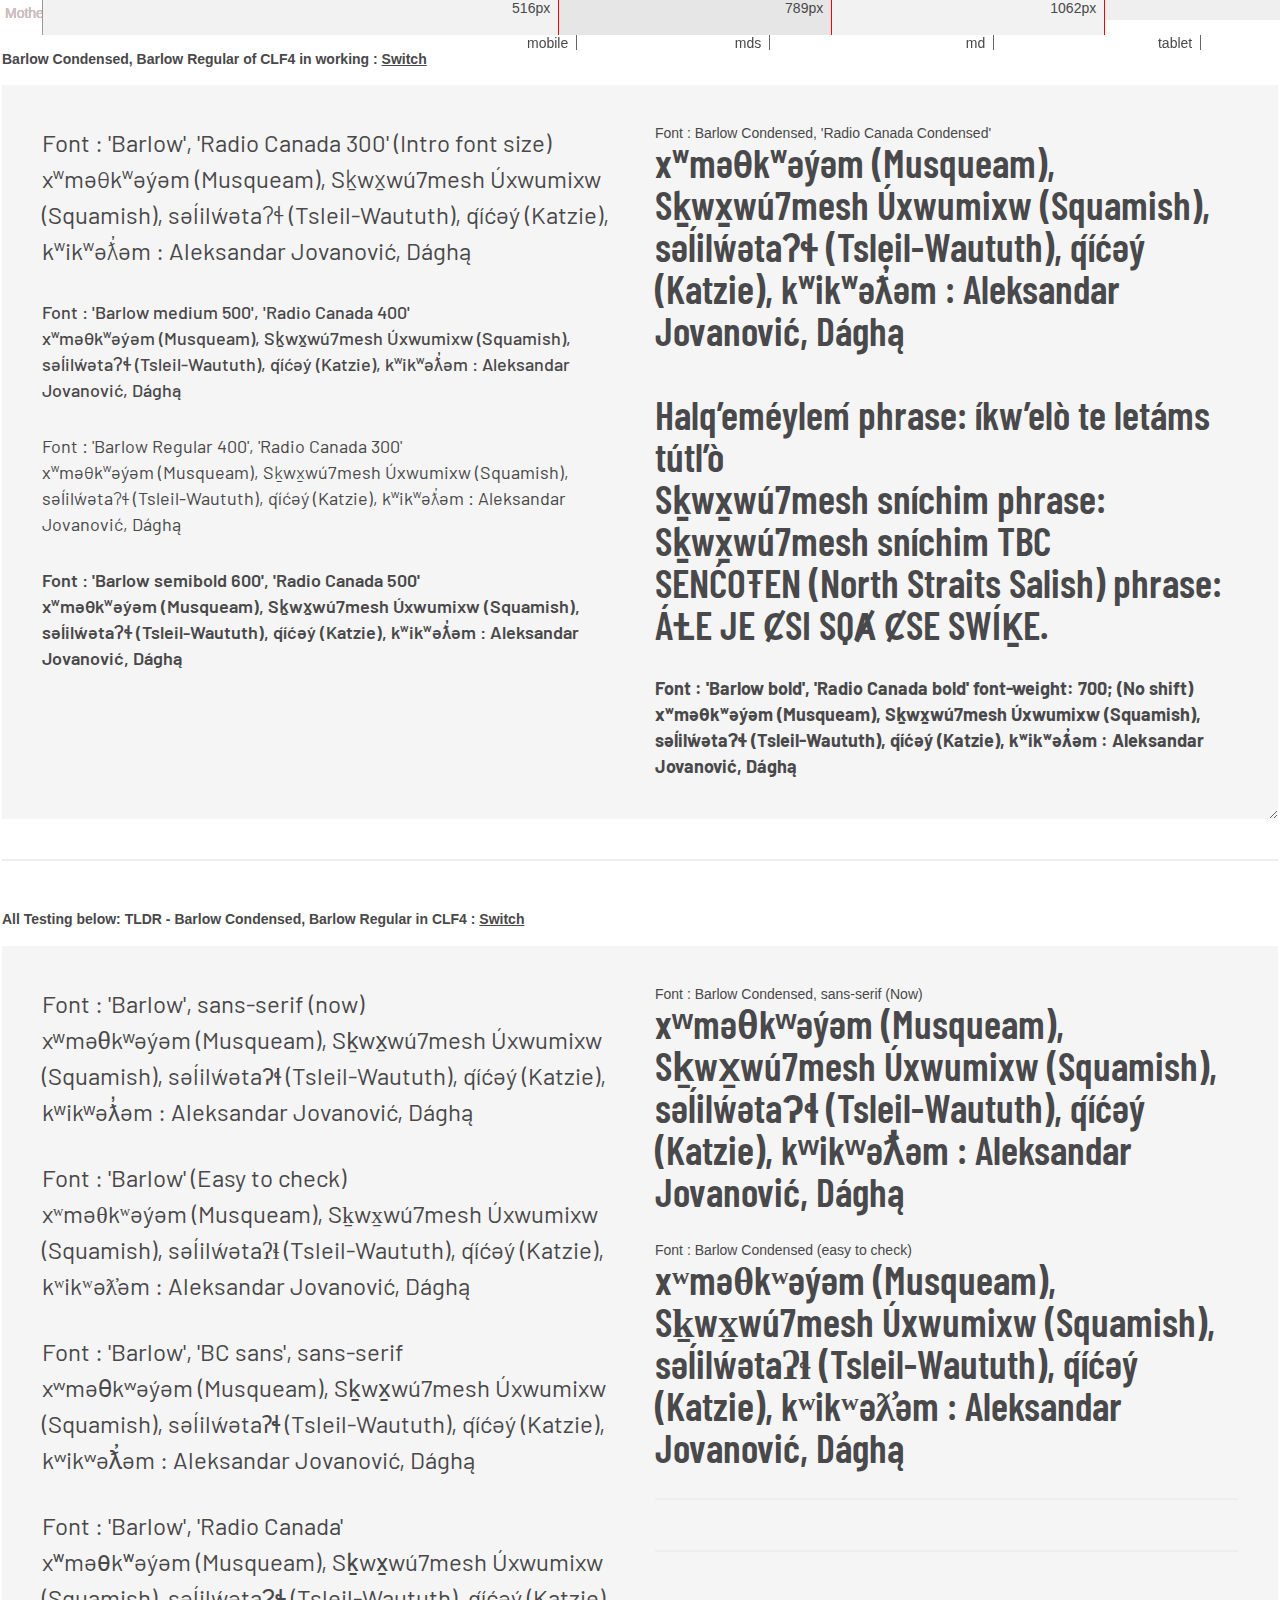
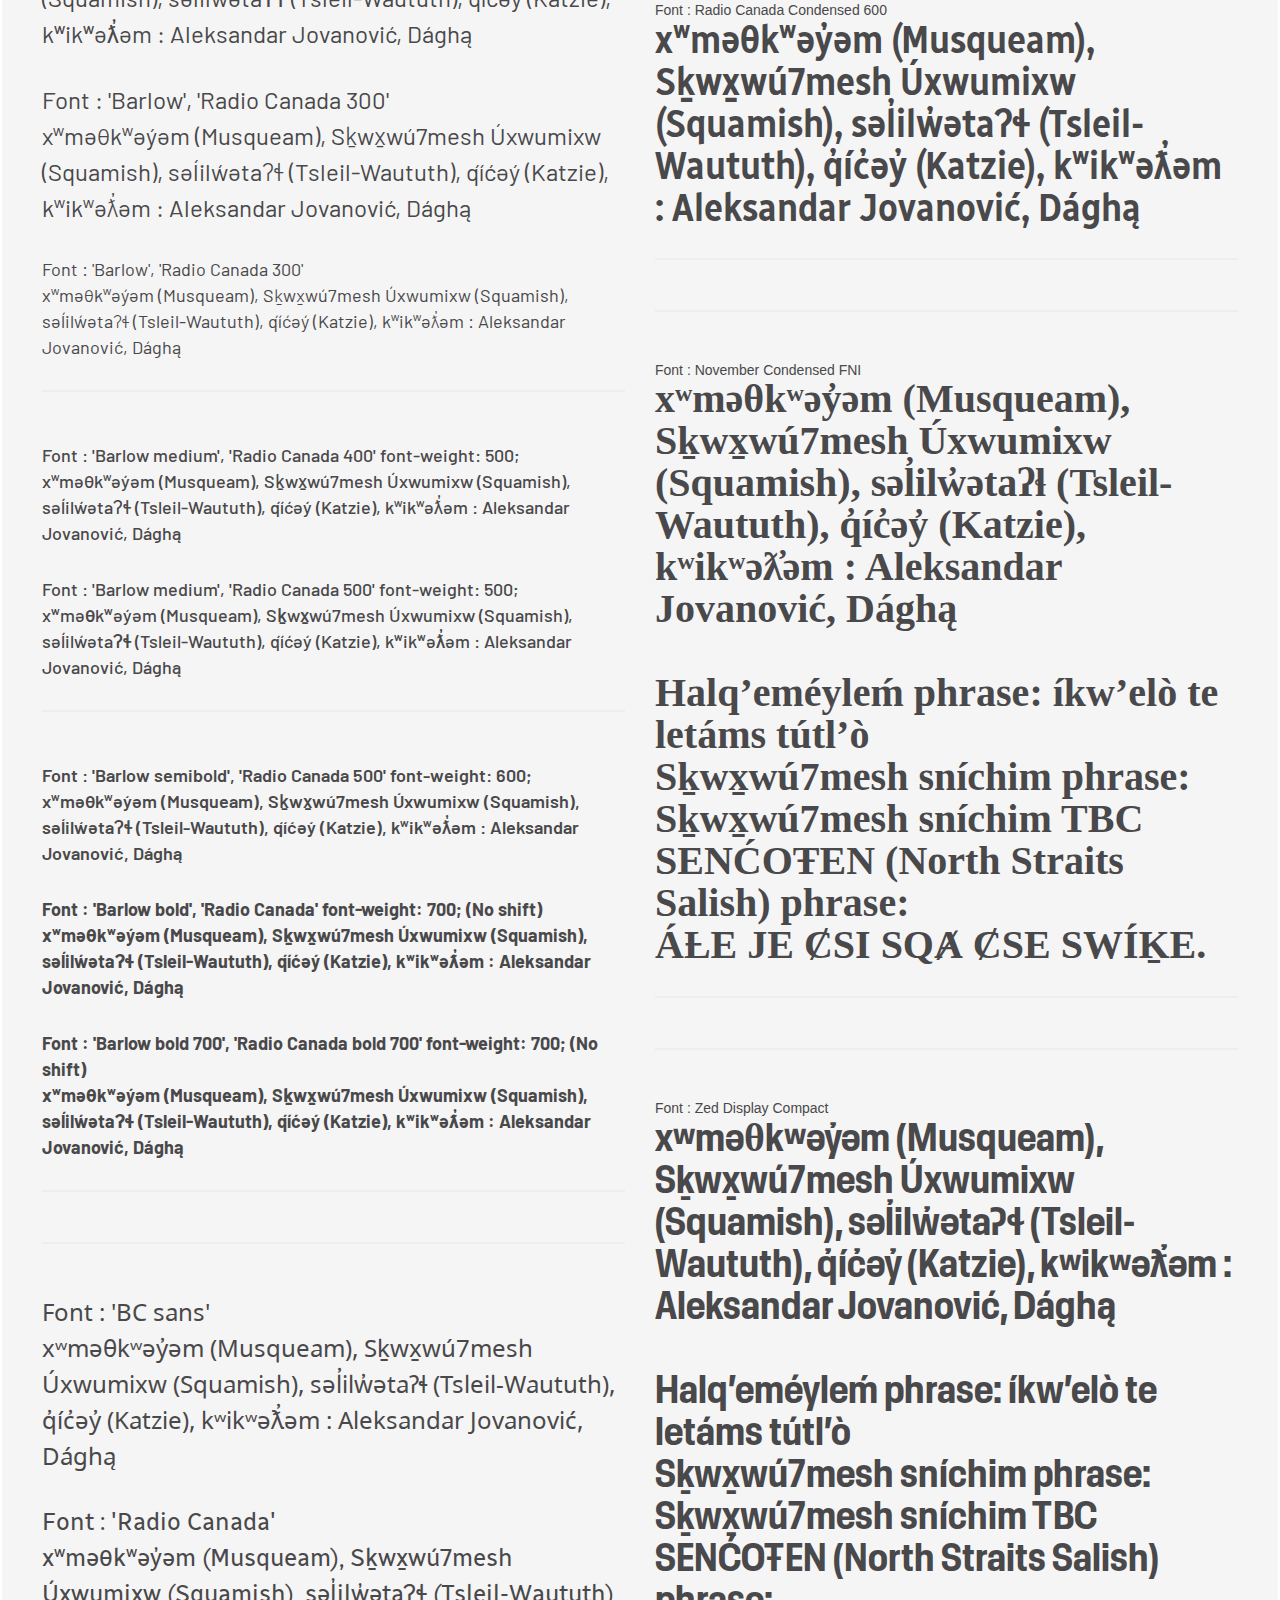
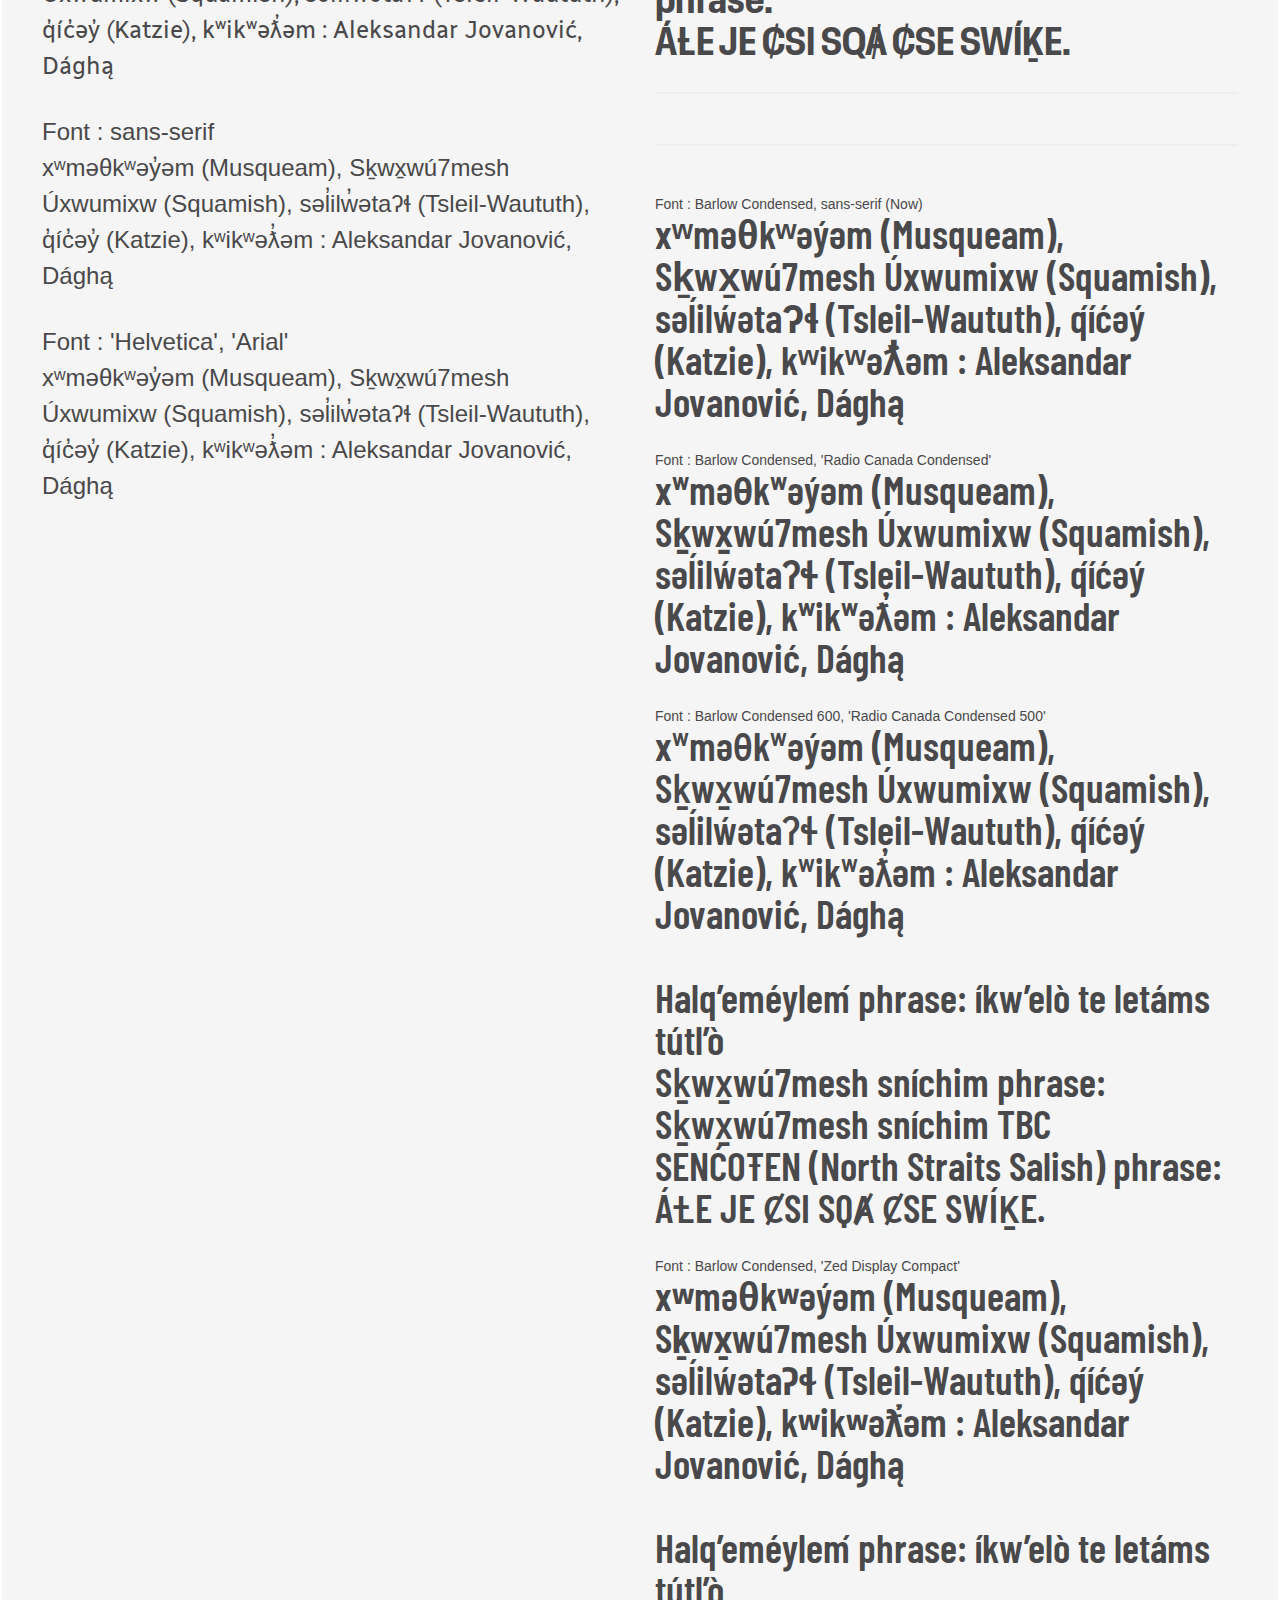
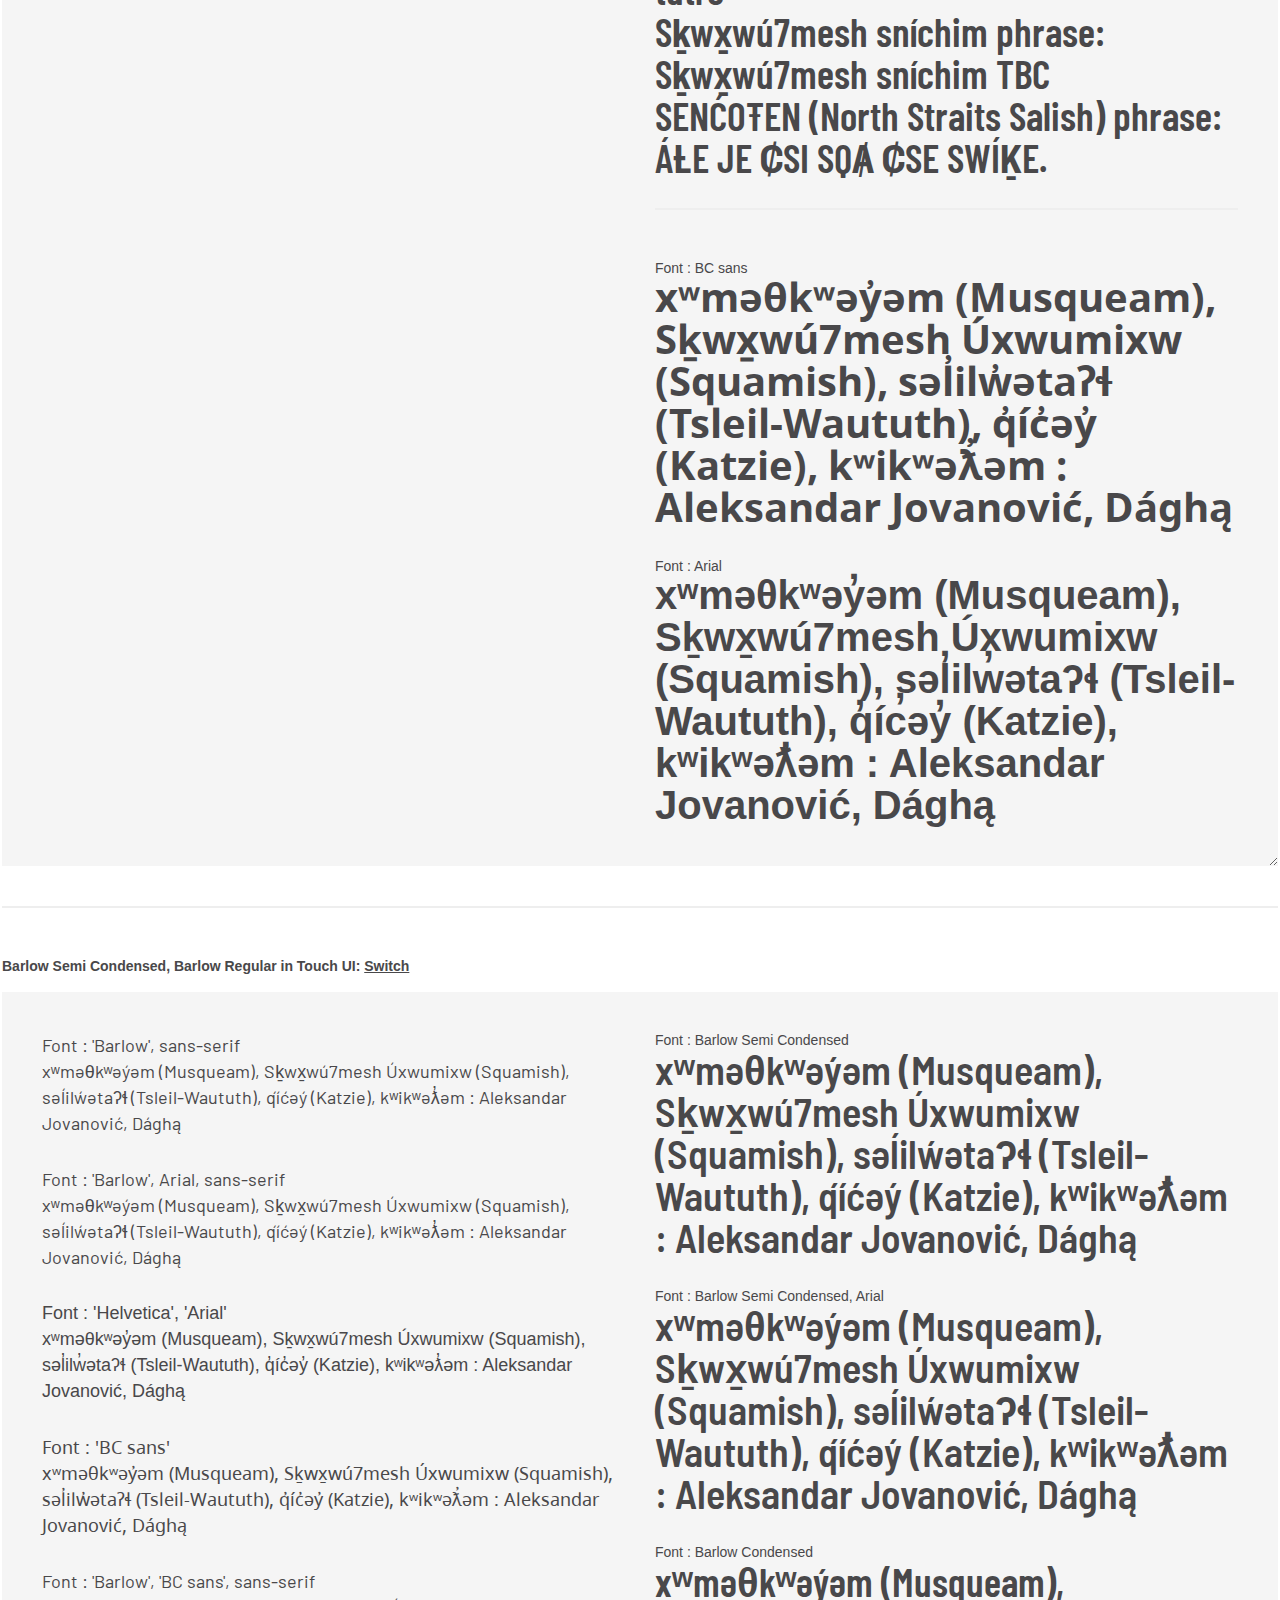
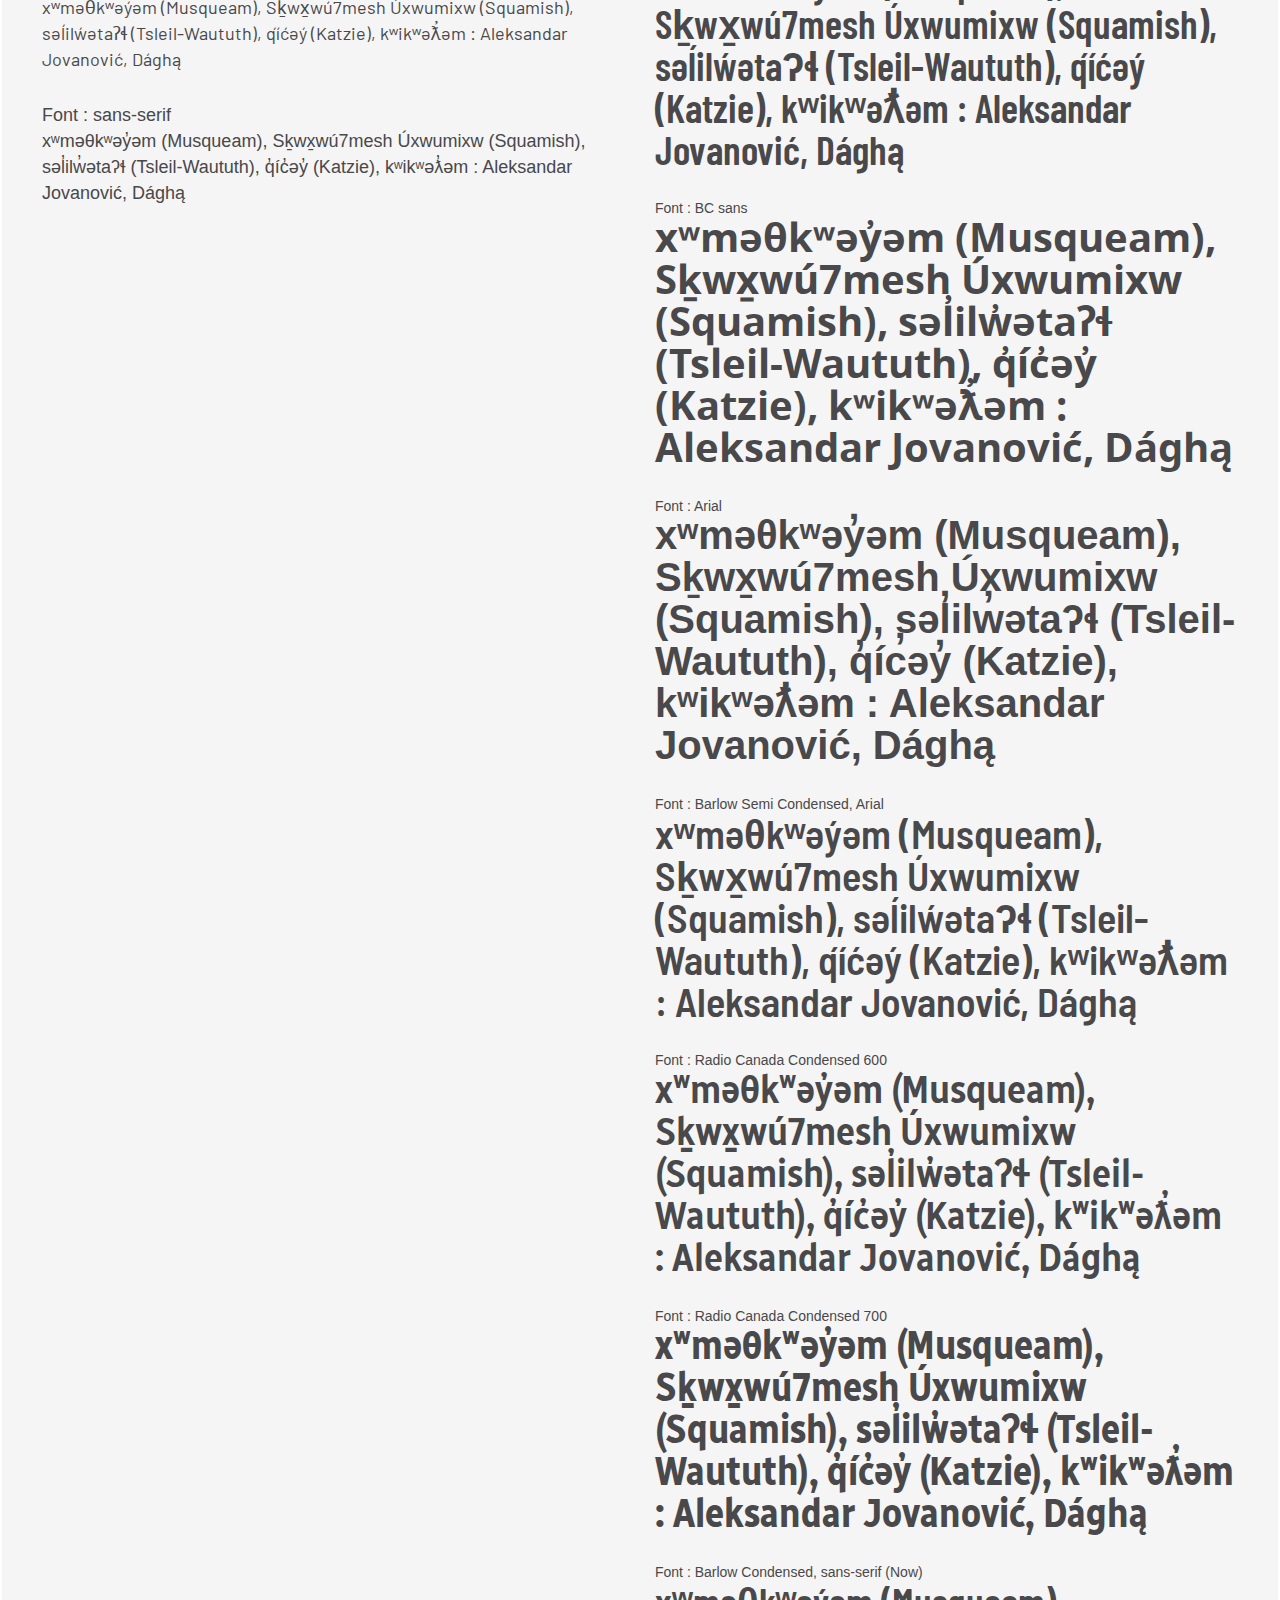
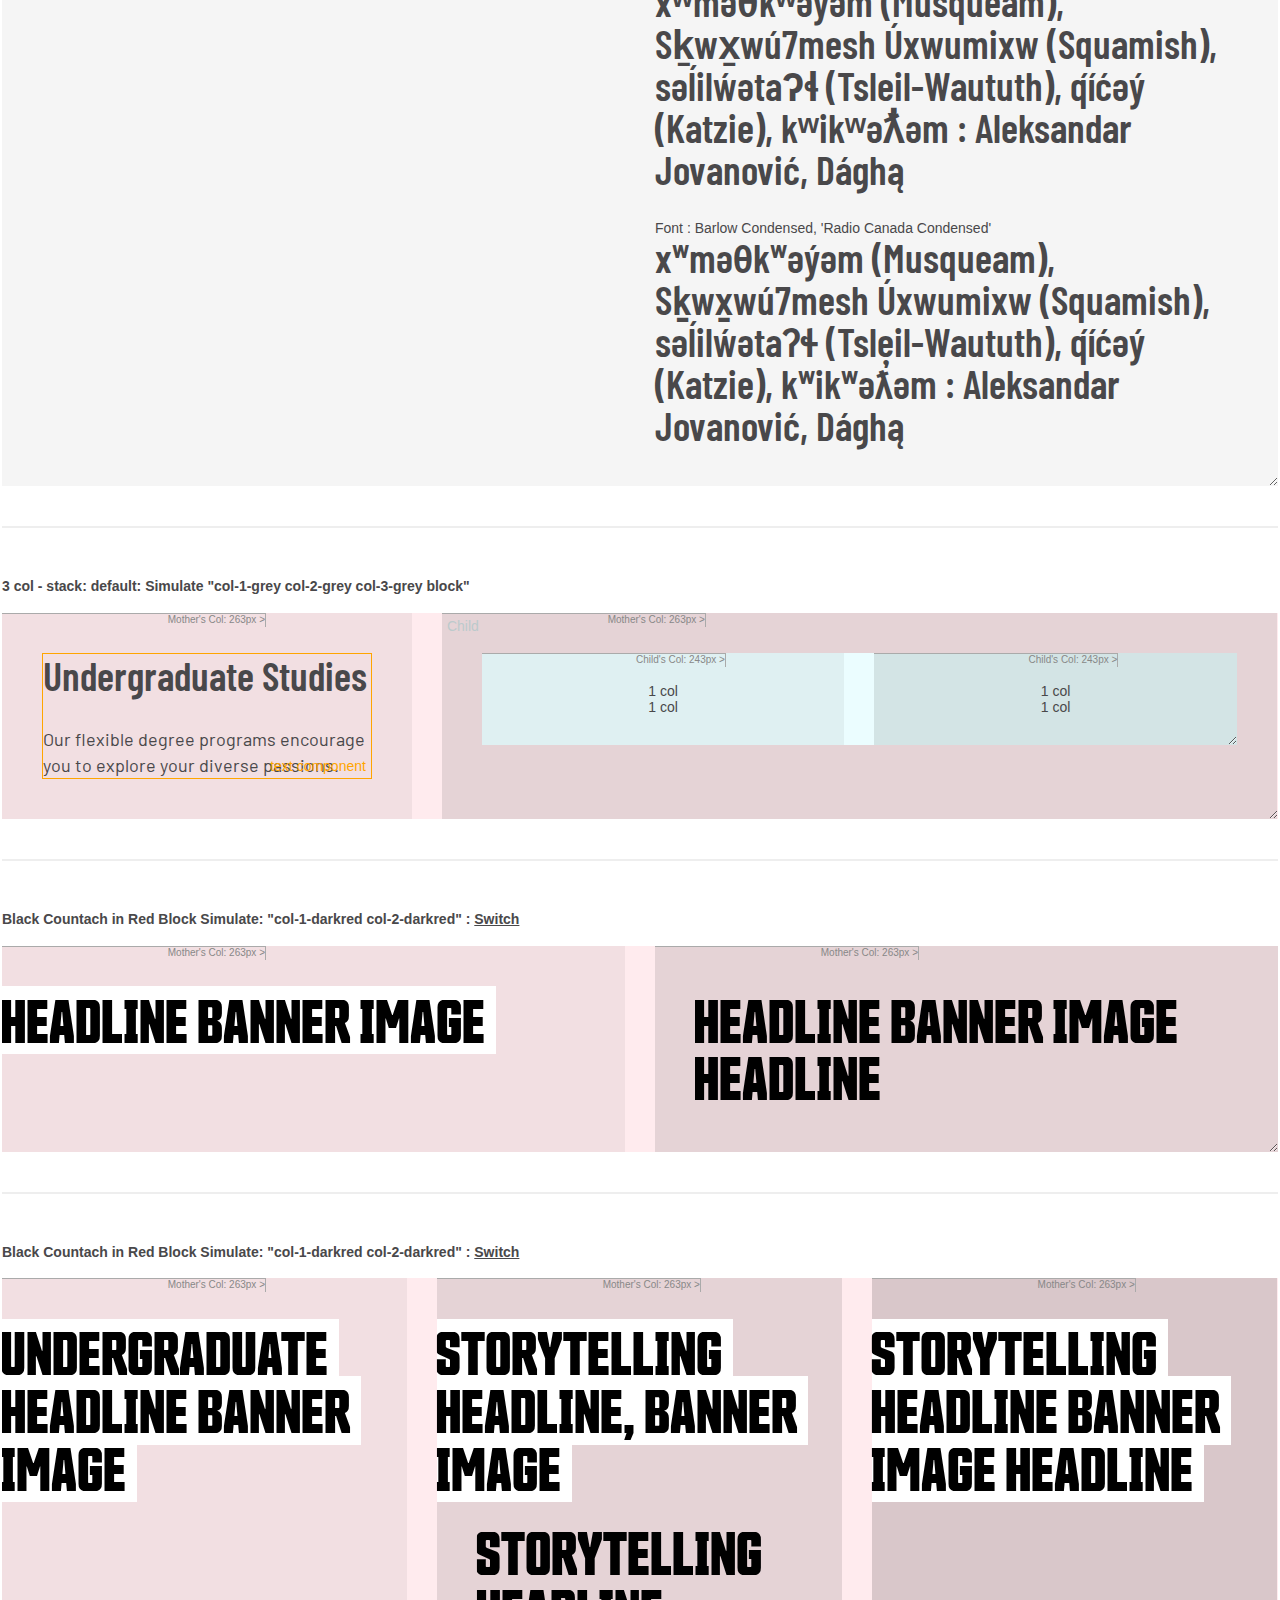
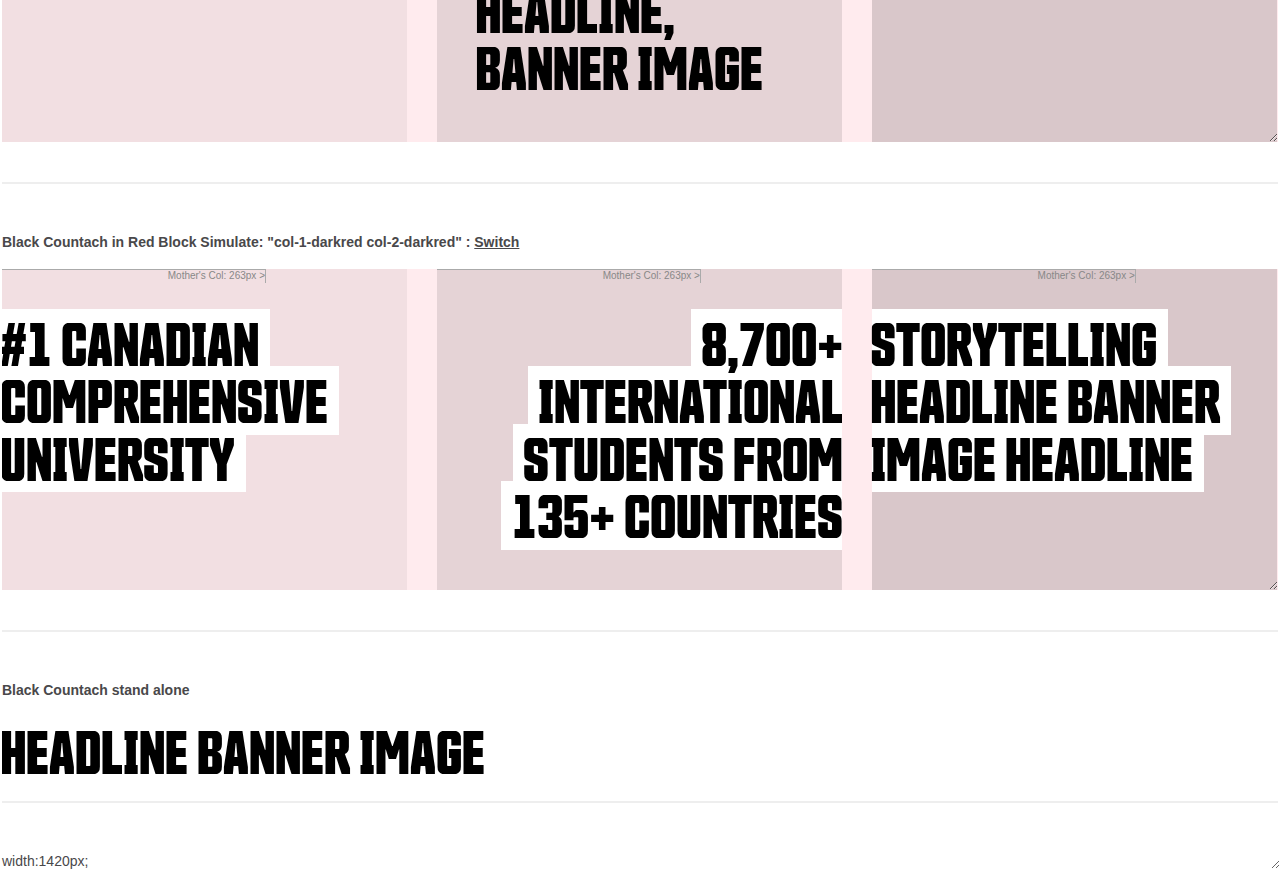
<file: fonts.html>
<!DOCTYPE html>
<html>
<head>
<meta name="viewport" content="width=device-width, initial-scale=1.0">
<link rel="preconnect" href="https://fonts.googleapis.com">
<link rel="preconnect" href="https://fonts.gstatic.com" crossorigin>
<link href="https://fonts.googleapis.com/css2?family=Barlow&family=Barlow+Condensed:wght@600;700&display=swap" rel="stylesheet">
<script src="https://ajax.googleapis.com/ajax/libs/jquery/3.7.1/jquery.min.js"></script>

<link rel="stylesheet" href="styles.css">
<style>
    
  
</style>
    
</head>
<body>
    <script>
        if(navigator.platform.match('Mac') !== null) { document.body.classList.add('mac');}
        if(navigator.platform.match('Win') !== null) { document.body.classList.add('window');}
    </script>
    <div id="container">
    <div class="size-control" style="width:1420px;">
        <div id="marker">
            <div id="break1">1062px &nbsp;</div>
            <div id="break2">789px &nbsp;</div>
            <div id="break3">516px &nbsp;</div>
            <div id="break-mobile">mobile &nbsp;</div>
            <div id="break-tablet">tablet &nbsp;</div>
            <div id="break-mds">mds &nbsp;</div>
            <div id="break-md">md &nbsp;</div>
        </div>        
                
        <br><br>
        
        <h4>Barlow Condensed, Barlow Regular of CLF4 in working :             
            <a class="example_btn" onclick="$(this).parent().next().toggleClass('hints'); $(this).parent().next().toggleClass('grey');">Switch</a></h4>
        <div class="panel grey has-2-col">
            <div class="col">
                
                <div class="text-component ">                    
                    <p class="intro" style="font-family: 'Barlow', 'Radio Canada 300', sans-serif;">
                        Font : 'Barlow', 'Radio Canada 300'   (Intro font size)<br>
                        xʷməθkʷəy̓əm (Musqueam), Sḵwx̱wú7mesh Úxwumixw (Squamish), səl̓ilw̓ətaʔɬ (Tsleil-Waututh), q̓íc̓əy̓ (Katzie), kʷikʷəƛ̓əm : Aleksandar Jovanović, Dághą</p>
                    
                    <p class="" style="font-family: 'Barlow', 'Radio Canada 400', sans-serif; font-weight: 500;">
                        Font : 'Barlow medium 500', 'Radio Canada 400'    <br>
                        xʷməθkʷəy̓əm (Musqueam), Sḵwx̱wú7mesh Úxwumixw (Squamish), səl̓ilw̓ətaʔɬ (Tsleil-Waututh), q̓íc̓əy̓ (Katzie), kʷikʷəƛ̓əm : Aleksandar Jovanović, Dághą</p>
                    <p class="" style="font-family: 'Barlow', 'Radio Canada 300', sans-serif;">
                        Font : 'Barlow Regular 400', 'Radio Canada 300'<br>
                        xʷməθkʷəy̓əm (Musqueam), Sḵwx̱wú7mesh Úxwumixw (Squamish), səl̓ilw̓ətaʔɬ (Tsleil-Waututh), q̓íc̓əy̓ (Katzie), kʷikʷəƛ̓əm : Aleksandar Jovanović, Dághą</p>
                    
                    <p class="" style="font-family: 'Barlow', 'Radio Canada 500', sans-serif; font-weight: 600;">
                        Font : 'Barlow semibold 600', 'Radio Canada 500'   <br>
                        xʷməθkʷəy̓əm (Musqueam), Sḵwx̱wú7mesh Úxwumixw (Squamish), səl̓ilw̓ətaʔɬ (Tsleil-Waututh), q̓íc̓əy̓ (Katzie), kʷikʷəƛ̓əm : Aleksandar Jovanović, Dághą</p>

                </div>
            </div>
            <div class="col">
                <div class="text-component ">    
                    
                    Font : Barlow Condensed, 'Radio Canada Condensed'<br>
                    <h2 style="font-family: 'Barlow Condensed', 'Radio Canada Condensed', sans-serif;  font-weight: 600;">
                        xʷməθkʷəy̓əm (Musqueam), Sḵwx̱wú7mesh Úxwumixw (Squamish), səl̓ilw̓ətaʔɬ (Tsleil-Waututh), q̓íc̓əy̓ (Katzie), kʷikʷəƛ̓əm : Aleksandar Jovanović, Dághą
                        <br><br>
                        Halq’eméyleḿ phrase: íkw’elò te letáms tútl’ò <br>
                        Sḵwx̱wú7mesh sníchim phrase: Sḵwx̱wú7mesh sníchim TBC<br>
                        SENĆOŦEN (North Straits Salish) phrase:<br> ÁȽE JE ȻSI SQȺ ȻSE SWÍḴE. 
                    </h2>
                    
                    
                    
                    <p class="" style="font-family: 'Barlow', 'Radio Canada', sans-serif; font-weight: 700;">
                        Font : 'Barlow bold', 'Radio Canada bold' font-weight: 700;  (No shift)<br>
                        xʷməθkʷəy̓əm (Musqueam), Sḵwx̱wú7mesh Úxwumixw (Squamish), səl̓ilw̓ətaʔɬ (Tsleil-Waututh), q̓íc̓əy̓ (Katzie), kʷikʷəƛ̓əm : Aleksandar Jovanović, Dághą</p>

                </div>
            </div>            
        </div>
        
        <hr>
        
        <h4>All Testing below: TLDR - Barlow Condensed, Barlow Regular in CLF4 :             
            <a class="example_btn" onclick="$(this).parent().next().toggleClass('hints'); $(this).parent().next().toggleClass('grey');">Switch</a></h4>
        <div class="panel grey has-2-col">
            <div class="col">
                
                <div class="text-component ">                    
                    
                    <p class="intro" style="font-family: 'Barlow', sans-serif;">
                        Font : 'Barlow', sans-serif (now)<br>
                        xʷməθkʷəy̓əm (Musqueam), Sḵwx̱wú7mesh Úxwumixw (Squamish), səl̓ilw̓ətaʔɬ (Tsleil-Waututh), q̓íc̓əy̓ (Katzie), kʷikʷəƛ̓əm : Aleksandar Jovanović, Dághą</p>
                    
                    <p class="intro" style="font-family: 'Barlow';">
                        Font : 'Barlow' (Easy to check)<br>
                        xʷməθkʷəy̓əm (Musqueam), Sḵwx̱wú7mesh Úxwumixw (Squamish), səl̓ilw̓ətaʔɬ (Tsleil-Waututh), q̓íc̓əy̓ (Katzie), kʷikʷəƛ̓əm : Aleksandar Jovanović, Dághą</p>
                    
                    
                    <p class="intro" style="font-family: 'Barlow', 'BC sans', sans-serif;">
                        Font : 'Barlow', 'BC sans', sans-serif<br>
                        xʷməθkʷəy̓əm (Musqueam), Sḵwx̱wú7mesh Úxwumixw (Squamish), səl̓ilw̓ətaʔɬ (Tsleil-Waututh), q̓íc̓əy̓ (Katzie), kʷikʷəƛ̓əm : Aleksandar Jovanović, Dághą</p>
                    
                    <p class="intro" style="font-family: 'Barlow', 'Radio Canada', sans-serif;">
                        Font : 'Barlow', 'Radio Canada'<br>
                        xʷməθkʷəy̓əm (Musqueam), Sḵwx̱wú7mesh Úxwumixw (Squamish), səl̓ilw̓ətaʔɬ (Tsleil-Waututh), q̓íc̓əy̓ (Katzie), kʷikʷəƛ̓əm : Aleksandar Jovanović, Dághą</p>
                    
                    <p class="intro" style="font-family: 'Barlow', 'Radio Canada 300', sans-serif;">
                        Font : 'Barlow', 'Radio Canada 300'<br>
                        xʷməθkʷəy̓əm (Musqueam), Sḵwx̱wú7mesh Úxwumixw (Squamish), səl̓ilw̓ətaʔɬ (Tsleil-Waututh), q̓íc̓əy̓ (Katzie), kʷikʷəƛ̓əm : Aleksandar Jovanović, Dághą</p>
                    
                    <p class="" style="font-family: 'Barlow', 'Radio Canada 300', sans-serif;">
                        Font : 'Barlow', 'Radio Canada 300'<br>
                        xʷməθkʷəy̓əm (Musqueam), Sḵwx̱wú7mesh Úxwumixw (Squamish), səl̓ilw̓ətaʔɬ (Tsleil-Waututh), q̓íc̓əy̓ (Katzie), kʷikʷəƛ̓əm : Aleksandar Jovanović, Dághą</p>
                    
                    <hr>
                    
                    <p class="" style="font-family: 'Barlow', 'Radio Canada 400', sans-serif; font-weight: 500;">
                        Font : 'Barlow medium', 'Radio Canada 400' font-weight: 500;<br>
                        xʷməθkʷəy̓əm (Musqueam), Sḵwx̱wú7mesh Úxwumixw (Squamish), səl̓ilw̓ətaʔɬ (Tsleil-Waututh), q̓íc̓əy̓ (Katzie), kʷikʷəƛ̓əm : Aleksandar Jovanović, Dághą</p>
                    
                    <p class="" style="font-family: 'Barlow', 'Radio Canada', sans-serif; font-weight: 500;">
                        Font : 'Barlow medium', 'Radio Canada 500' font-weight: 500;<br>
                        xʷməθkʷəy̓əm (Musqueam), Sḵwx̱wú7mesh Úxwumixw (Squamish), səl̓ilw̓ətaʔɬ (Tsleil-Waututh), q̓íc̓əy̓ (Katzie), kʷikʷəƛ̓əm : Aleksandar Jovanović, Dághą</p>
                          
                    <hr>
                    
                    <p class="" style="font-family: 'Barlow', 'Radio Canada 500', sans-serif; font-weight: 600;">
                        Font : 'Barlow semibold', 'Radio Canada 500' font-weight: 600;<br>
                        xʷməθkʷəy̓əm (Musqueam), Sḵwx̱wú7mesh Úxwumixw (Squamish), səl̓ilw̓ətaʔɬ (Tsleil-Waututh), q̓íc̓əy̓ (Katzie), kʷikʷəƛ̓əm : Aleksandar Jovanović, Dághą</p>
                    
                    <p class="" style="font-family: 'Barlow', 'Radio Canada', sans-serif; font-weight: 700;">
                        Font : 'Barlow bold', 'Radio Canada' font-weight: 700;  (No shift)<br>
                        xʷməθkʷəy̓əm (Musqueam), Sḵwx̱wú7mesh Úxwumixw (Squamish), səl̓ilw̓ətaʔɬ (Tsleil-Waututh), q̓íc̓əy̓ (Katzie), kʷikʷəƛ̓əm : Aleksandar Jovanović, Dághą</p>
                    
                    <p class="" style="font-family: 'Barlow', 'Radio Canada', sans-serif; font-weight: 700;">
                        Font : 'Barlow bold 700', 'Radio Canada bold 700' font-weight: 700;  (No shift)<br>
                        xʷməθkʷəy̓əm (Musqueam), Sḵwx̱wú7mesh Úxwumixw (Squamish), səl̓ilw̓ətaʔɬ (Tsleil-Waututh), q̓íc̓əy̓ (Katzie), kʷikʷəƛ̓əm : Aleksandar Jovanović, Dághą</p>
                    
                    
                    
                    <hr><hr>
                    <p class="intro" style="font-family: 'BC sans';">
                        Font : 'BC sans'<br>
                        xʷməθkʷəy̓əm (Musqueam), Sḵwx̱wú7mesh Úxwumixw (Squamish), səl̓ilw̓ətaʔɬ (Tsleil-Waututh), q̓íc̓əy̓ (Katzie), kʷikʷəƛ̓əm : Aleksandar Jovanović, Dághą</p>
                    
                    <p class="intro" style="font-family: 'Radio Canada';">
                        Font : 'Radio Canada'<br>
                        xʷməθkʷəy̓əm (Musqueam), Sḵwx̱wú7mesh Úxwumixw (Squamish), səl̓ilw̓ətaʔɬ (Tsleil-Waututh), q̓íc̓əy̓ (Katzie), kʷikʷəƛ̓əm : Aleksandar Jovanović, Dághą</p>
                    
                    <p class="intro" style="font-family: sans-serif;">
                        Font : sans-serif<br>
                        xʷməθkʷəy̓əm (Musqueam), Sḵwx̱wú7mesh Úxwumixw (Squamish), səl̓ilw̓ətaʔɬ (Tsleil-Waututh), q̓íc̓əy̓ (Katzie), kʷikʷəƛ̓əm : Aleksandar Jovanović, Dághą</p>
                    
                    <p class="intro" style="font-family: 'Helvetica', 'Arial';">
                        Font : 'Helvetica', 'Arial'<br>
                        xʷməθkʷəy̓əm (Musqueam), Sḵwx̱wú7mesh Úxwumixw (Squamish), səl̓ilw̓ətaʔɬ (Tsleil-Waututh), q̓íc̓əy̓ (Katzie), kʷikʷəƛ̓əm : Aleksandar Jovanović, Dághą</p>
                </div>
            </div>
            <div class="col">
                <div class="text-component ">    
                    
                                        
                    Font : Barlow Condensed, sans-serif (Now)<br>
                    <h2 style="font-family: 'Barlow Condensed', sans-serif;  font-weight: 600;">xʷməθkʷəy̓əm (Musqueam), Sḵwx̱wú7mesh Úxwumixw (Squamish), səl̓ilw̓ətaʔɬ (Tsleil-Waututh), q̓íc̓əy̓ (Katzie), kʷikʷəƛ̓əm : Aleksandar Jovanović, Dághą</h2>
                    
                    Font : Barlow Condensed (easy to check)<br>
                    <h2 style="font-family: 'Barlow Condensed';  font-weight: 600;">xʷməθkʷəy̓əm (Musqueam), Sḵwx̱wú7mesh Úxwumixw (Squamish), səl̓ilw̓ətaʔɬ (Tsleil-Waututh), q̓íc̓əy̓ (Katzie), kʷikʷəƛ̓əm : Aleksandar Jovanović, Dághą</h2>
                                            
                    <hr> <hr>                
                    Font : Radio Canada Condensed 600<br>
                    <h2 style="font-family: 'Radio Canada Condensed';  font-weight: 600;">xʷməθkʷəy̓əm (Musqueam), Sḵwx̱wú7mesh Úxwumixw (Squamish), səl̓ilw̓ətaʔɬ (Tsleil-Waututh), q̓íc̓əy̓ (Katzie), kʷikʷəƛ̓əm : Aleksandar Jovanović, Dághą</h2>                    
                    <hr> <hr> 
                    Font : November Condensed FNI <br>
                    <h2 style="font-family: 'November FNI', sans-serif; font-family: 'November FNI'; 
                               font-family: 'November Compressed FNI', sans-serif; font-family: 'November Compressed FNI'; 
                               font-family: 'November Condensed FNI', sans-serif; font-family: 'November Condensed FNI'; 
                               font-weight: 700;">xʷməθkʷəy̓əm (Musqueam), Sḵwx̱wú7mesh Úxwumixw (Squamish), səl̓ilw̓ətaʔɬ (Tsleil-Waututh), q̓íc̓əy̓ (Katzie), kʷikʷəƛ̓əm : Aleksandar Jovanović, Dághą
                    <br><br>
                        Halq’eméyleḿ phrase: íkw’elò te letáms tútl’ò <br>
                        Sḵwx̱wú7mesh sníchim phrase: Sḵwx̱wú7mesh sníchim TBC<br>
                        SENĆOŦEN (North Straits Salish) phrase:<br> ÁȽE JE ȻSI SQȺ ȻSE SWÍḴE. 
                    </h2>                    
                    <hr> <hr> 
                    Font : Zed Display Compact<br>
                    <h2 style="font-family: 'Zed Display Compact', sans-serif; font-family: 'Zed Display Compact';  font-weight: 700;">xʷməθkʷəy̓əm (Musqueam), Sḵwx̱wú7mesh Úxwumixw (Squamish), səl̓ilw̓ətaʔɬ (Tsleil-Waututh), q̓íc̓əy̓ (Katzie), kʷikʷəƛ̓əm : Aleksandar Jovanović, Dághą
                    <br><br>
                        Halq’eméyleḿ phrase: íkw’elò te letáms tútl’ò <br>
                        Sḵwx̱wú7mesh sníchim phrase: Sḵwx̱wú7mesh sníchim TBC<br>
                        SENĆOŦEN (North Straits Salish) phrase:<br> ÁȽE JE ȻSI SQȺ ȻSE SWÍḴE. 
                    </h2>                    
                    <hr> <hr> 
                    Font : Barlow Condensed, sans-serif (Now)<br>
                    <h2 style="font-family: 'Barlow Condensed', sans-serif;  font-weight: 600;">xʷməθkʷəy̓əm (Musqueam), Sḵwx̱wú7mesh Úxwumixw (Squamish), səl̓ilw̓ətaʔɬ (Tsleil-Waututh), q̓íc̓əy̓ (Katzie), kʷikʷəƛ̓əm : Aleksandar Jovanović, Dághą</h2>
                    
                    Font : Barlow Condensed, 'Radio Canada Condensed'<br>
                    <h2 style="font-family: 'Barlow Condensed', 'Radio Canada Condensed', sans-serif;  font-weight: 600;">xʷməθkʷəy̓əm (Musqueam), Sḵwx̱wú7mesh Úxwumixw (Squamish), səl̓ilw̓ətaʔɬ (Tsleil-Waututh), q̓íc̓əy̓ (Katzie), kʷikʷəƛ̓əm : Aleksandar Jovanović, Dághą</h2>
                    
                    Font : Barlow Condensed 600, 'Radio Canada Condensed 500'<br>
                    <h2 style="font-family: 'Barlow Condensed', 'Radio Canada Condensed', sans-serif;  font-weight: 600;
                                   font-family: 'Barlow Condensed', 'Radio Canada Condensed 500', sans-serif;
                                    /* font-family: 'Barlow Condensed', 'Radio Canada Condensed 400', sans-serif;*/">
                        xʷməθkʷəy̓əm (Musqueam), Sḵwx̱wú7mesh Úxwumixw (Squamish), səl̓ilw̓ətaʔɬ (Tsleil-Waututh), q̓íc̓əy̓ (Katzie), kʷikʷəƛ̓əm : Aleksandar Jovanović, Dághą
                        <br><br>
                        Halq’eméyleḿ phrase: íkw’elò te letáms tútl’ò <br>
                        Sḵwx̱wú7mesh sníchim phrase: Sḵwx̱wú7mesh sníchim TBC<br>
                        SENĆOŦEN (North Straits Salish) phrase:<br> ÁȽE JE ȻSI SQȺ ȻSE SWÍḴE. 
                    </h2>
                    
                    Font : Barlow Condensed, 'Zed Display Compact'<br>
                    <h2 style="font-family: 'Barlow Condensed', 'Zed Display Compact', sans-serif;  font-weight: 600;">xʷməθkʷəy̓əm (Musqueam), Sḵwx̱wú7mesh Úxwumixw (Squamish), səl̓ilw̓ətaʔɬ (Tsleil-Waututh), q̓íc̓əy̓ (Katzie), kʷikʷəƛ̓əm : Aleksandar Jovanović, Dághą
                    <br><br>
                        Halq’eméyleḿ phrase: íkw’elò te letáms tútl’ò <br>
                        Sḵwx̱wú7mesh sníchim phrase: Sḵwx̱wú7mesh sníchim TBC<br>
                        SENĆOŦEN (North Straits Salish) phrase:<br> ÁȽE JE ȻSI SQȺ ȻSE SWÍḴE. 
                    </h2>
                    
                    <hr>
                    
                    Font : BC sans<br>
                    <h2 style="font-family: 'BC sans', sans-serif;  font-weight: 600;">xʷməθkʷəy̓əm (Musqueam), Sḵwx̱wú7mesh Úxwumixw (Squamish), səl̓ilw̓ətaʔɬ (Tsleil-Waututh), q̓íc̓əy̓ (Katzie), kʷikʷəƛ̓əm : Aleksandar Jovanović, Dághą</h2>
                    
                    Font : Arial<br>
                    <h2 style="font-family: Arial;  font-weight: 600;">xʷməθkʷəy̓əm (Musqueam), Sḵwx̱wú7mesh Úxwumixw (Squamish), səl̓ilw̓ətaʔɬ (Tsleil-Waututh), q̓íc̓əy̓ (Katzie), kʷikʷəƛ̓əm : Aleksandar Jovanović, Dághą</h2>
                    
                    
                </div>
            </div>            
        </div>
        
        <hr>
        
        <h4>Barlow Semi Condensed, Barlow Regular in Touch UI:             
            <a class="example_btn" onclick="$(this).parent().next().toggleClass('hints'); $(this).parent().next().toggleClass('grey');">Switch</a></h4>
        <div class="panel grey has-2-col">
            <div class="col">
                <div class="text-component ">                    
                    
                    <p style="font-family: 'Barlow', sans-serif;">
                        Font : 'Barlow', sans-serif<br>
                        xʷməθkʷəy̓əm (Musqueam), Sḵwx̱wú7mesh Úxwumixw (Squamish), səl̓ilw̓ətaʔɬ (Tsleil-Waututh), q̓íc̓əy̓ (Katzie), kʷikʷəƛ̓əm : Aleksandar Jovanović, Dághą</p>
                    
                    <p style="font-family: 'Barlow', Arial, sans-serif;">
                        Font : 'Barlow', Arial, sans-serif<br>
                        xʷməθkʷəy̓əm (Musqueam), Sḵwx̱wú7mesh Úxwumixw (Squamish), səl̓ilw̓ətaʔɬ (Tsleil-Waututh), q̓íc̓əy̓ (Katzie), kʷikʷəƛ̓əm : Aleksandar Jovanović, Dághą</p>
                    
                    <p style="font-family: 'Helvetica', 'Arial';">
                        Font : 'Helvetica', 'Arial'<br>
                        xʷməθkʷəy̓əm (Musqueam), Sḵwx̱wú7mesh Úxwumixw (Squamish), səl̓ilw̓ətaʔɬ (Tsleil-Waututh), q̓íc̓əy̓ (Katzie), kʷikʷəƛ̓əm : Aleksandar Jovanović, Dághą</p>
                    
                    <p style="font-family: 'BC sans';">
                        Font : 'BC sans'<br>
                        xʷməθkʷəy̓əm (Musqueam), Sḵwx̱wú7mesh Úxwumixw (Squamish), səl̓ilw̓ətaʔɬ (Tsleil-Waututh), q̓íc̓əy̓ (Katzie), kʷikʷəƛ̓əm : Aleksandar Jovanović, Dághą</p>
                    
                    <p style="font-family: 'Barlow', 'BC sans', sans-serif;">
                        Font : 'Barlow', 'BC sans', sans-serif<br>
                        xʷməθkʷəy̓əm (Musqueam), Sḵwx̱wú7mesh Úxwumixw (Squamish), səl̓ilw̓ətaʔɬ (Tsleil-Waututh), q̓íc̓əy̓ (Katzie), kʷikʷəƛ̓əm : Aleksandar Jovanović, Dághą</p>
                    
                    <p style="font-family: sans-serif;">
                        Font : sans-serif<br>
                        xʷməθkʷəy̓əm (Musqueam), Sḵwx̱wú7mesh Úxwumixw (Squamish), səl̓ilw̓ətaʔɬ (Tsleil-Waututh), q̓íc̓əy̓ (Katzie), kʷikʷəƛ̓əm : Aleksandar Jovanović, Dághą</p>
                </div>
            </div>
            <div class="col">
                <div class="text-component ">                   
                    
                    Font : Barlow Semi Condensed<br>
                    <h2 style="font-family: 'Barlow Semi Condensed', sans-serif;  font-weight: 600;">xʷməθkʷəy̓əm (Musqueam), Sḵwx̱wú7mesh Úxwumixw (Squamish), səl̓ilw̓ətaʔɬ (Tsleil-Waututh), q̓íc̓əy̓ (Katzie), kʷikʷəƛ̓əm : Aleksandar Jovanović, Dághą</h2>
                    
                    Font : Barlow Semi Condensed, Arial<br>
                    <h2 style="font-family: 'Barlow Semi Condensed', Arial, sans-serif;  font-weight: 600;">xʷməθkʷəy̓əm (Musqueam), Sḵwx̱wú7mesh Úxwumixw (Squamish), səl̓ilw̓ətaʔɬ (Tsleil-Waututh), q̓íc̓əy̓ (Katzie), kʷikʷəƛ̓əm : Aleksandar Jovanović, Dághą</h2>
                    
                    Font : Barlow Condensed<br>
                    <h2 style="font-family: 'Barlow Condensed', sans-serif;  font-weight: 600;">xʷməθkʷəy̓əm (Musqueam), Sḵwx̱wú7mesh Úxwumixw (Squamish), səl̓ilw̓ətaʔɬ (Tsleil-Waututh), q̓íc̓əy̓ (Katzie), kʷikʷəƛ̓əm : Aleksandar Jovanović, Dághą</h2>
                    
                    Font : BC sans<br>
                    <h2 style="font-family: 'BC sans', sans-serif;  font-weight: 600;">xʷməθkʷəy̓əm (Musqueam), Sḵwx̱wú7mesh Úxwumixw (Squamish), səl̓ilw̓ətaʔɬ (Tsleil-Waututh), q̓íc̓əy̓ (Katzie), kʷikʷəƛ̓əm : Aleksandar Jovanović, Dághą</h2>
                    
                    Font : Arial<br>
                    <h2 style="font-family: Arial, sans-serif;  font-weight: 600;">xʷməθkʷəy̓əm (Musqueam), Sḵwx̱wú7mesh Úxwumixw (Squamish), səl̓ilw̓ətaʔɬ (Tsleil-Waututh), q̓íc̓əy̓ (Katzie), kʷikʷəƛ̓əm : Aleksandar Jovanović, Dághą</h2>
                    
                    Font : Barlow Semi Condensed, Arial<br>
                    <h2 style="font-family: 'Barlow Semi Condensed', Arial, sans-serif;  font-weight: 600;">xʷməθkʷəy̓əm (Musqueam), Sḵwx̱wú7mesh Úxwumixw (Squamish), səl̓ilw̓ətaʔɬ (Tsleil-Waututh), q̓íc̓əy̓ (Katzie), kʷikʷəƛ̓əm : Aleksandar Jovanović, Dághą</h2>
                    
                    Font : Radio Canada Condensed 600<br>
                    <h2 style="font-family: 'Radio Canada Condensed';  font-stretch: condensed; font-weight: 600;">xʷməθkʷəy̓əm (Musqueam), Sḵwx̱wú7mesh Úxwumixw (Squamish), səl̓ilw̓ətaʔɬ (Tsleil-Waututh), q̓íc̓əy̓ (Katzie), kʷikʷəƛ̓əm : Aleksandar Jovanović, Dághą</h2>
                    
                    Font : Radio Canada Condensed 700<br>
                    <h2 style="font-family: 'Radio Canada Condensed';  font-stretch: condensed; font-weight: 700;">xʷməθkʷəy̓əm (Musqueam), Sḵwx̱wú7mesh Úxwumixw (Squamish), səl̓ilw̓ətaʔɬ (Tsleil-Waututh), q̓íc̓əy̓ (Katzie), kʷikʷəƛ̓əm : Aleksandar Jovanović, Dághą</h2>
                    
                    Font : Barlow Condensed, sans-serif (Now)<br>
                    <h2 style="font-family: 'Barlow Condensed', sans-serif;  font-weight: 600;">xʷməθkʷəy̓əm (Musqueam), Sḵwx̱wú7mesh Úxwumixw (Squamish), səl̓ilw̓ətaʔɬ (Tsleil-Waututh), q̓íc̓əy̓ (Katzie), kʷikʷəƛ̓əm : Aleksandar Jovanović, Dághą</h2>
                    
                    Font : Barlow Condensed, 'Radio Canada Condensed'<br>
                    <h2 style="font-family: 'Barlow Condensed', 'Radio Canada Condensed', sans-serif;  font-weight: 600;">xʷməθkʷəy̓əm (Musqueam), Sḵwx̱wú7mesh Úxwumixw (Squamish), səl̓ilw̓ətaʔɬ (Tsleil-Waututh), q̓íc̓əy̓ (Katzie), kʷikʷəƛ̓əm : Aleksandar Jovanović, Dághą</h2>
                    
                    
                </div>
            </div>            
        </div>
        
        <hr>
        

        
        
        
        <h4>3 col - stack: default: Simulate "col-1-grey col-2-grey col-3-grey block"</h4>
        <div class="panel hints has-2-col padding-in-column w1-2">
            <div class="col">
                <div class="text-component ">
                    <h2>Undergraduate Studies</h2>
                    <p>Our flexible degree programs encourage you to explore your diverse passions.</p>
                </div>
            </div>
            <div class="col">
                <div class="panel has-2-col">
                    <div class="col"><content>1 col<br>1 col</content></div> 
                    <div class="col"><content>1 col<br>1 col</content></div>                   
                </div>
            </div>
        </div>
        <hr>
        
        <h4>Black Countach in Red Block Simulate: "col-1-darkred col-2-darkred" : 
            <a class="example_btn" onclick="$(this).parent().next().toggleClass('hints');
                                            $(this).parent().next().toggleClass('col-darkred');">Switch</a></h4>
        <div class="panel hints has-2-col padding-in-column">
            <div class="col">
                <div class="img_text text-flush">
                    <h2><span>HEADLINE BANNER IMAGE</span></h2>                    
                </div>
            </div>
            <div class="col">
                <div class="img_text">
                    <h2><span>HEADLINE BANNER IMAGE HEADLINE</span></h2>                    
                </div>
            </div>
        </div>
        
        <hr>
        
        <h4>Black Countach in Red Block Simulate: "col-1-darkred col-2-darkred" : 
            <a class="example_btn" onclick="$(this).parent().next().toggleClass('hints');
                                            $(this).parent().next().toggleClass('col-darkred');">Switch</a></h4>
        <div class="panel hints has-3-col padding-in-column">
            <div class="col">
                <div class="img_text text-flush">
                    <h2><span>undergraduate HEADLINE BANNER IMAGE</span></h2>                    
                </div>
            </div>
            <div class="col">
                <div class="img_text text-flush">
                    <h2><span>STORYTELLING HEADLINE, BANNER IMAGE</span></h2>                    
                </div>
                <br>
                <div class="img_text ">
                    <h2><span>STORYTELLING HEADLINE, BANNER IMAGE</span></h2>                    
                </div>
            </div>
            <div class="col">
                <div class="img_text text-flush" style="hyphens: auto;">
                    <h2><span>STORY&shy;TELLING HEADLINE BANNER IMAGE HEADLINE</span></h2>                    
                </div>
            </div>
        </div>
        
        <hr>
        
        <h4>Black Countach in Red Block Simulate: "col-1-darkred col-2-darkred" : 
            <a class="example_btn" onclick="$(this).parent().next().toggleClass('hints');
                                            $(this).parent().next().toggleClass('col-darkred');">Switch</a></h4>
        <div class="panel hints has-3-col padding-in-column">
            <div class="col">
                <div class="img_text text-flush">
                    <h2><span>#1 Canadian Comprehensive University</span></h2>                    
                </div>
            </div>
            <div class="col">
                <div class="img_text text-flush text-right">
                    <h2><span>8,700+ International Students From 135+ Countries</span></h2>                    
                </div>
            
            </div>
            <div class="col">
                <div class="img_text text-flush " style="hyphens: auto;">
                    <h2><span>STORY&shy;TELLING HEADLINE BANNER IMAGE HEADLINE</span></h2>                    
                </div>
            </div>
        </div>
        
        <hr>
        
        <h4>Black Countach stand alone</h4>
        <div class="img_text">
            <h2><span>HEADLINE BANNER IMAGE</span></h2>                    
        </div>
        <br>
        <hr>
        
    </div>
</div>
</body>
</html>
</file>
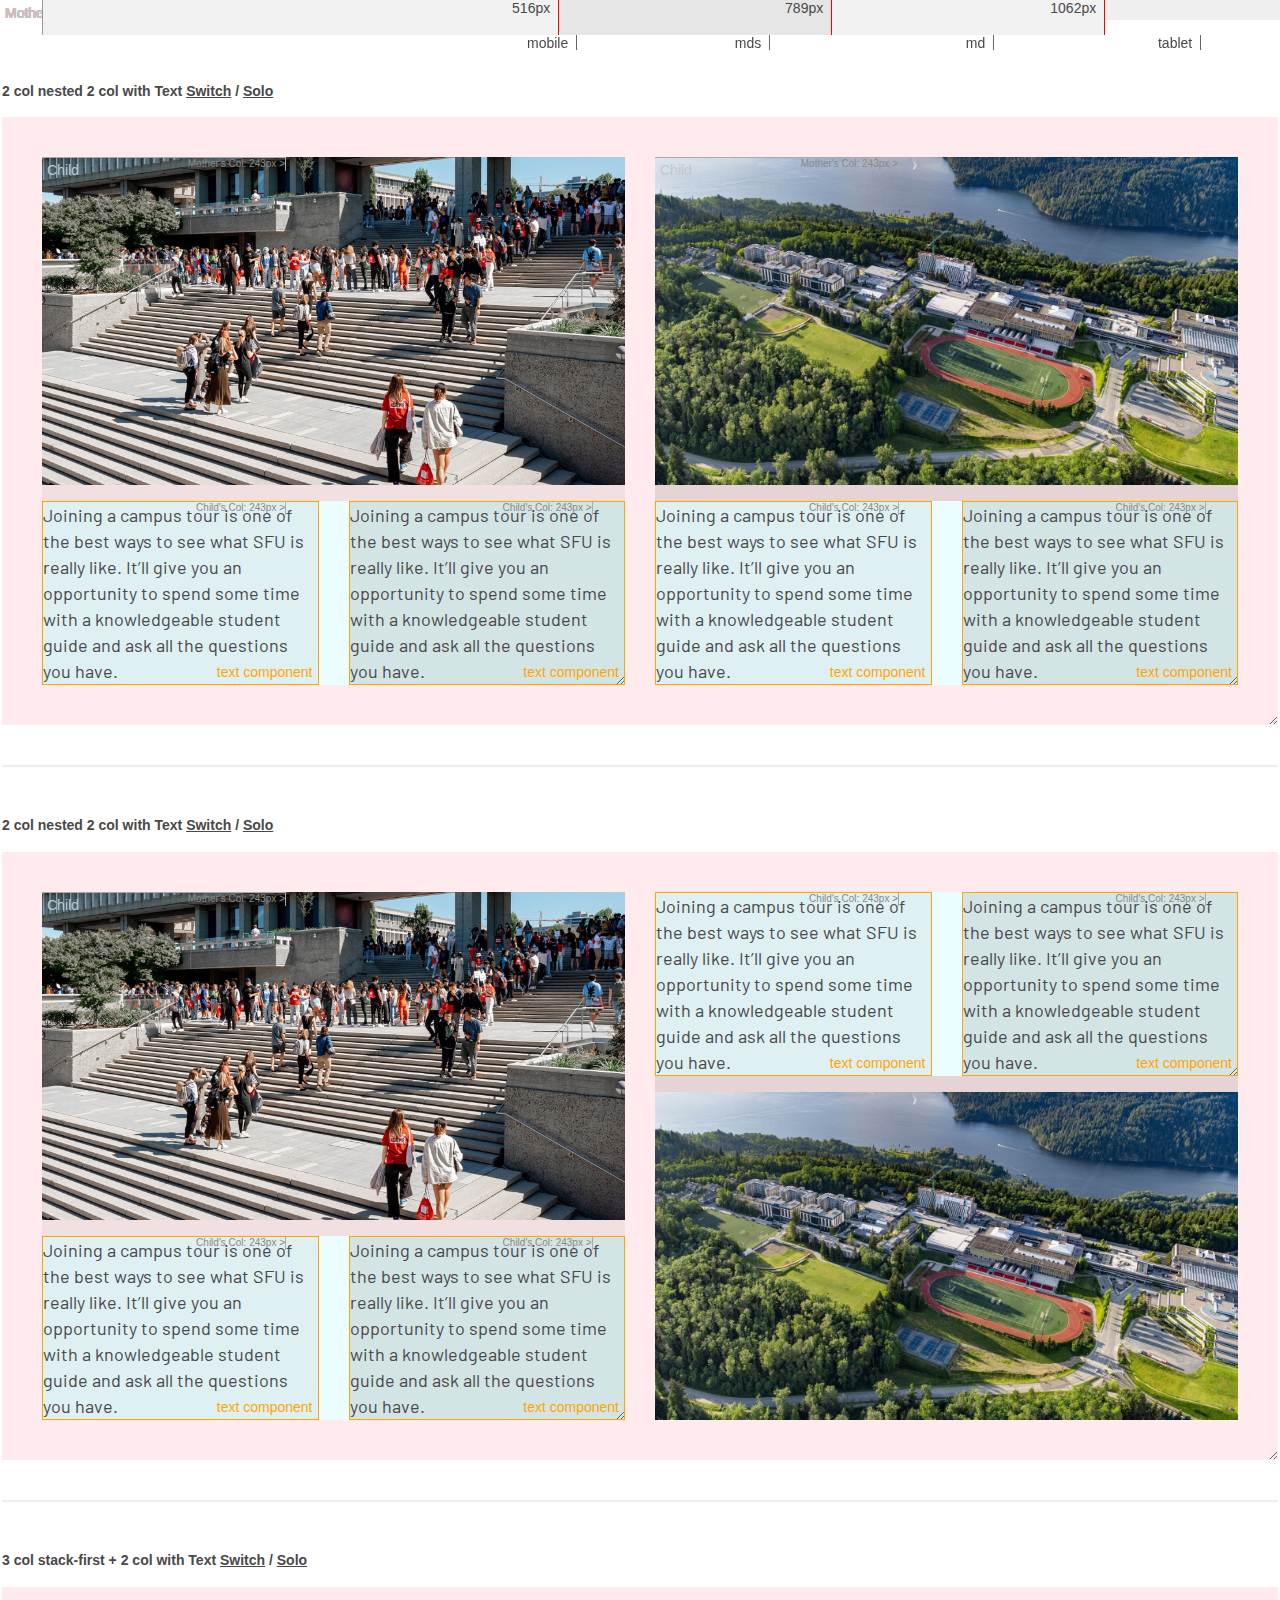
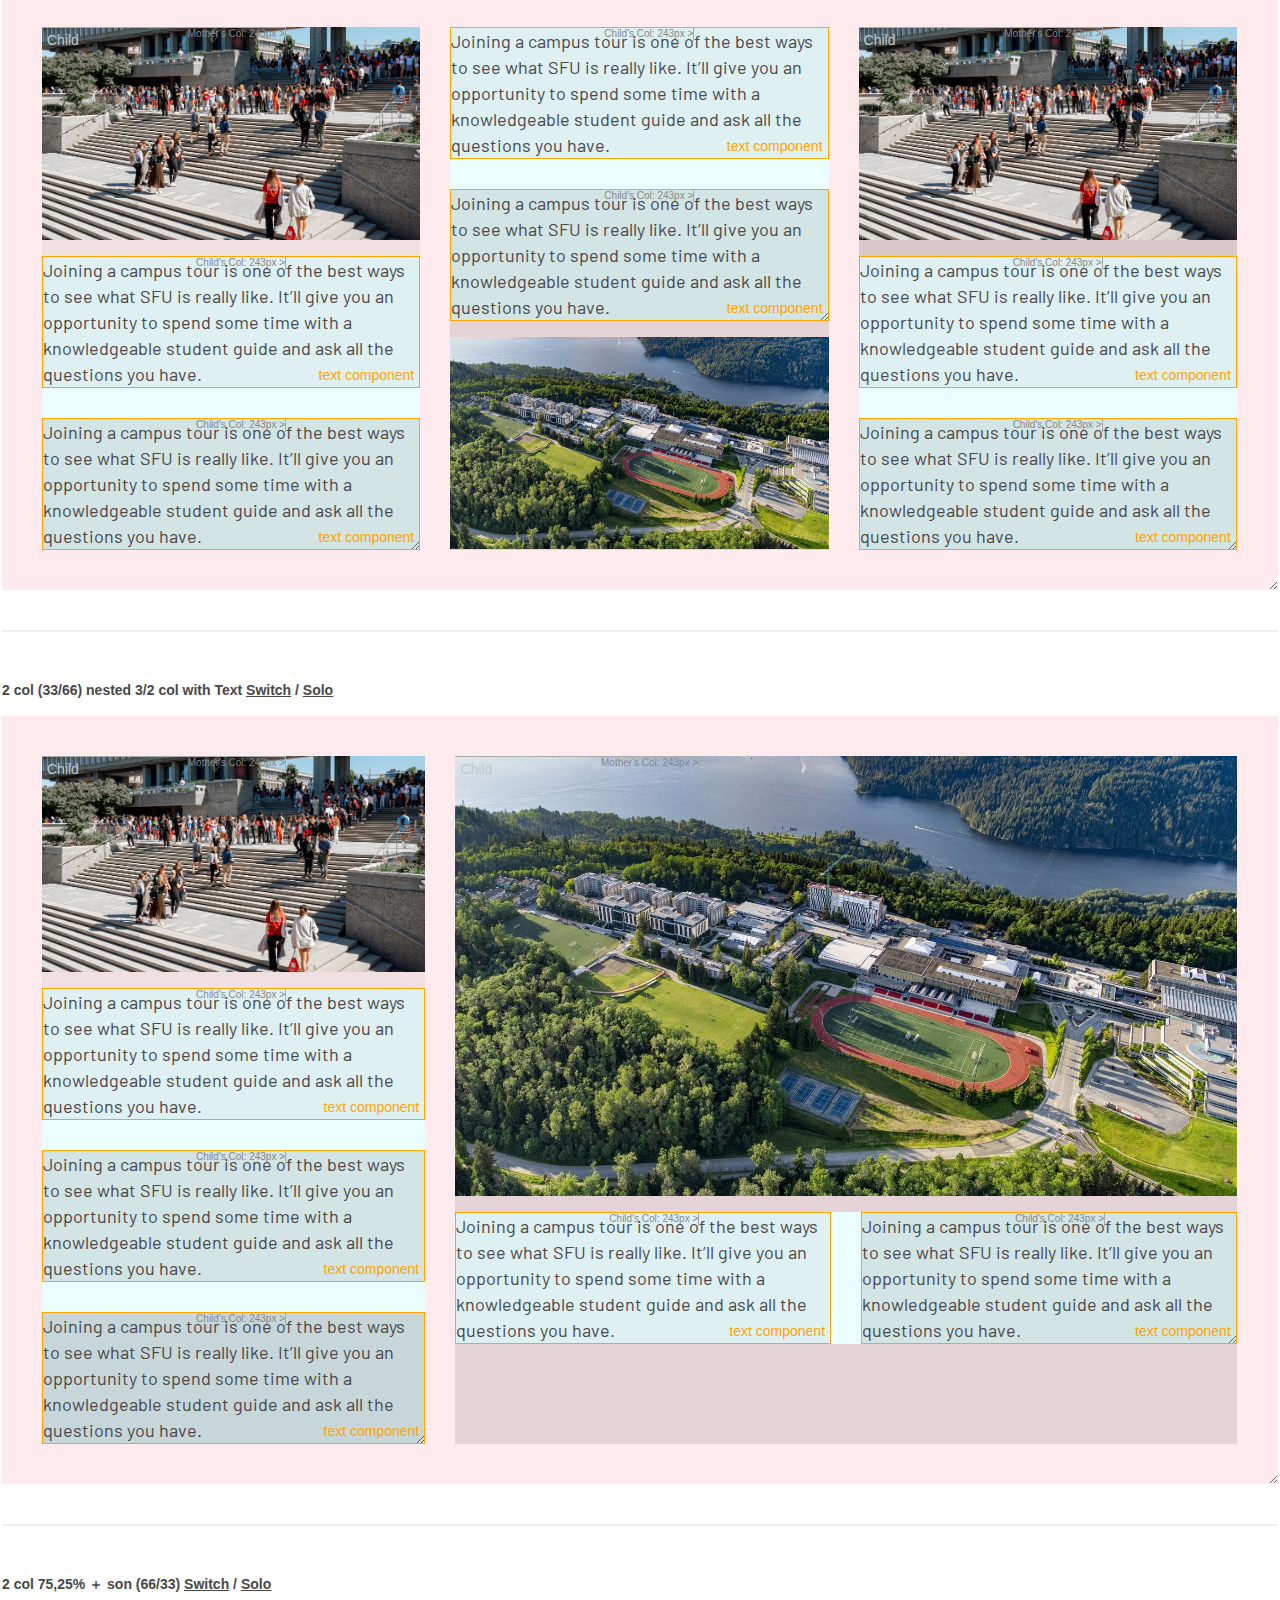
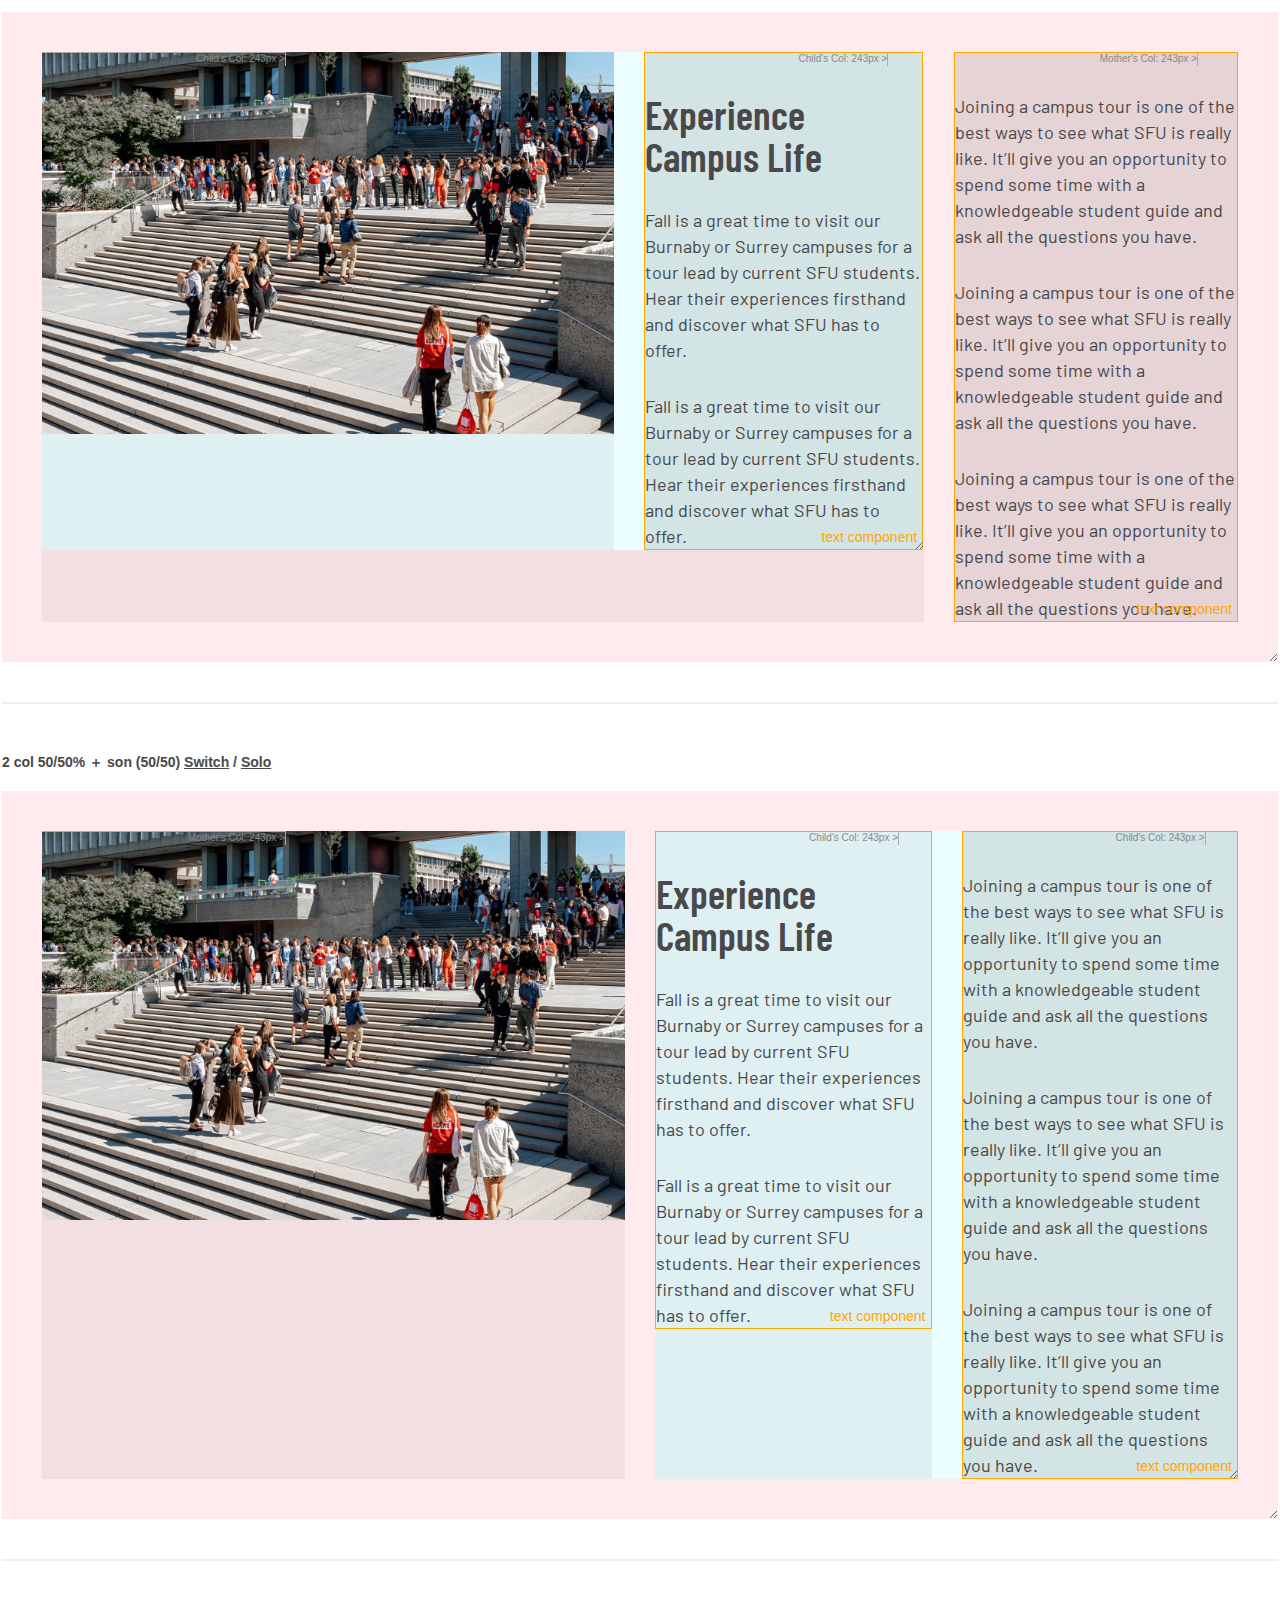
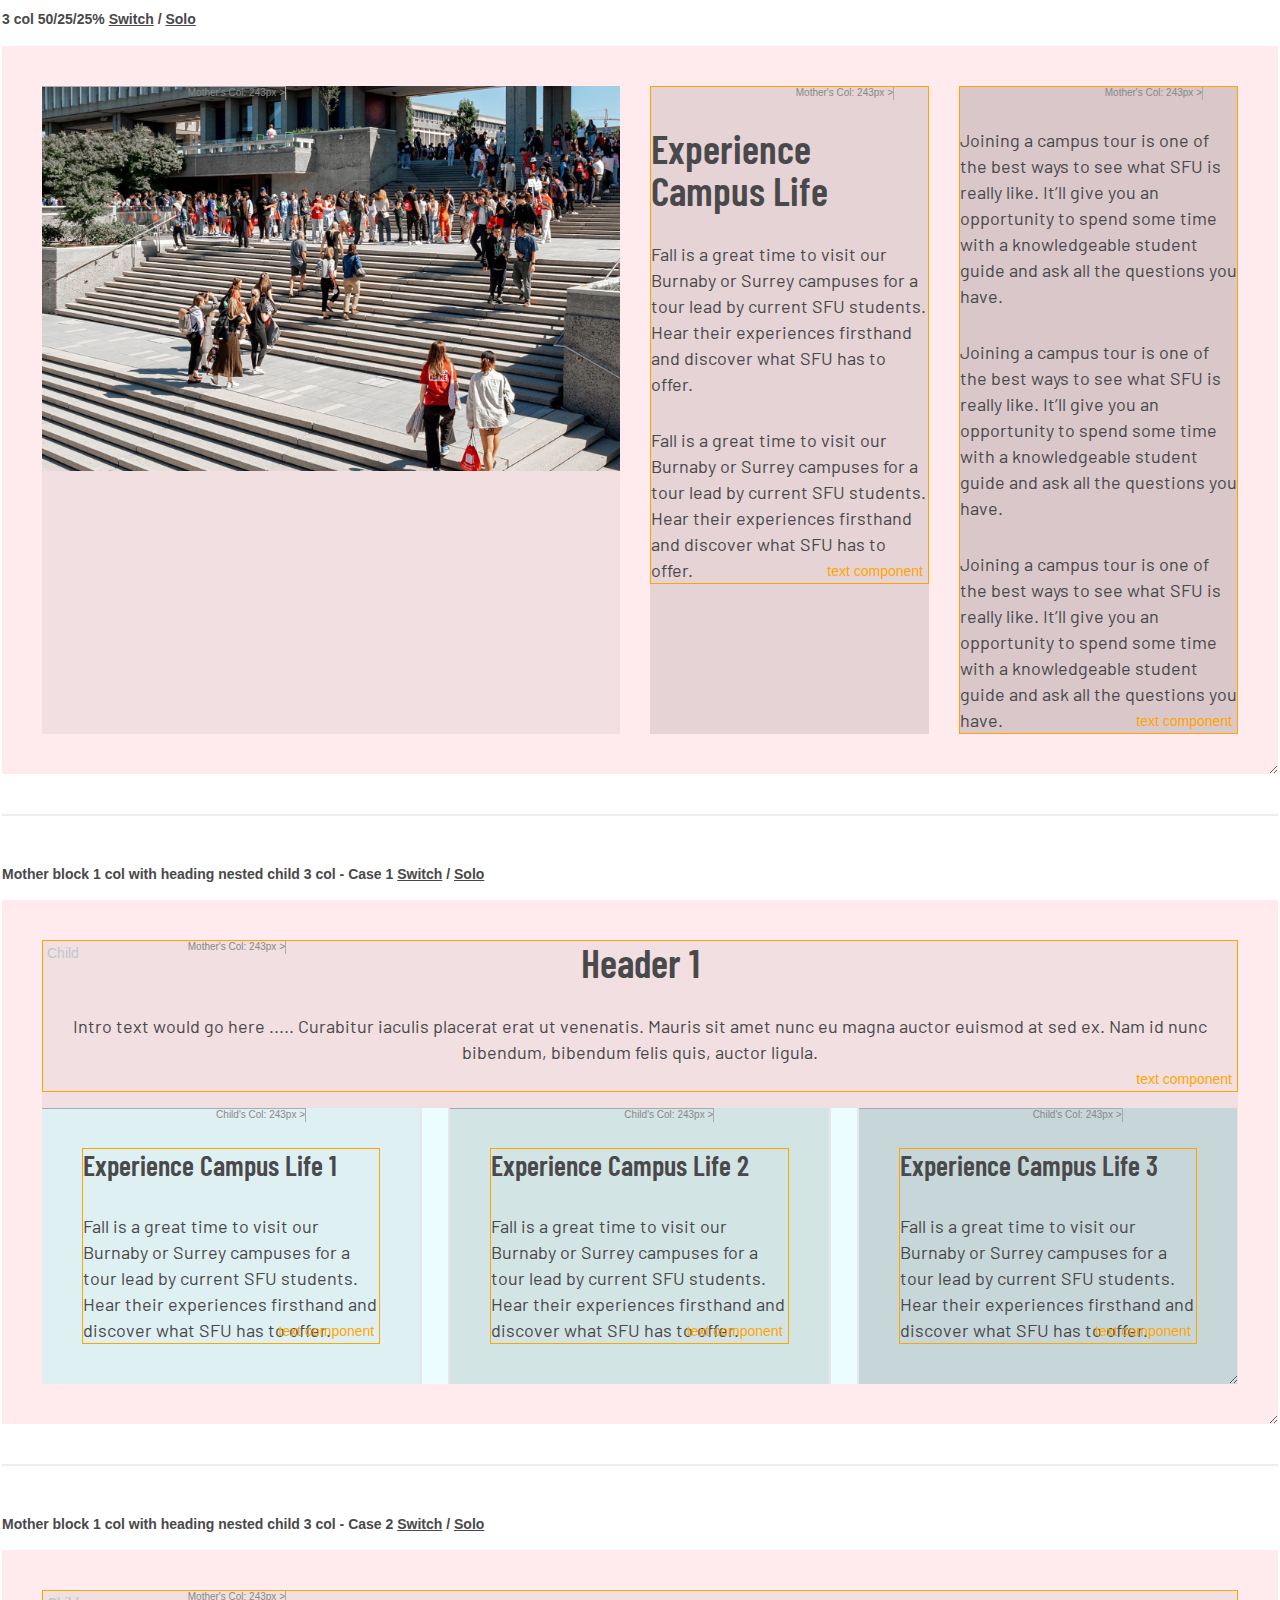
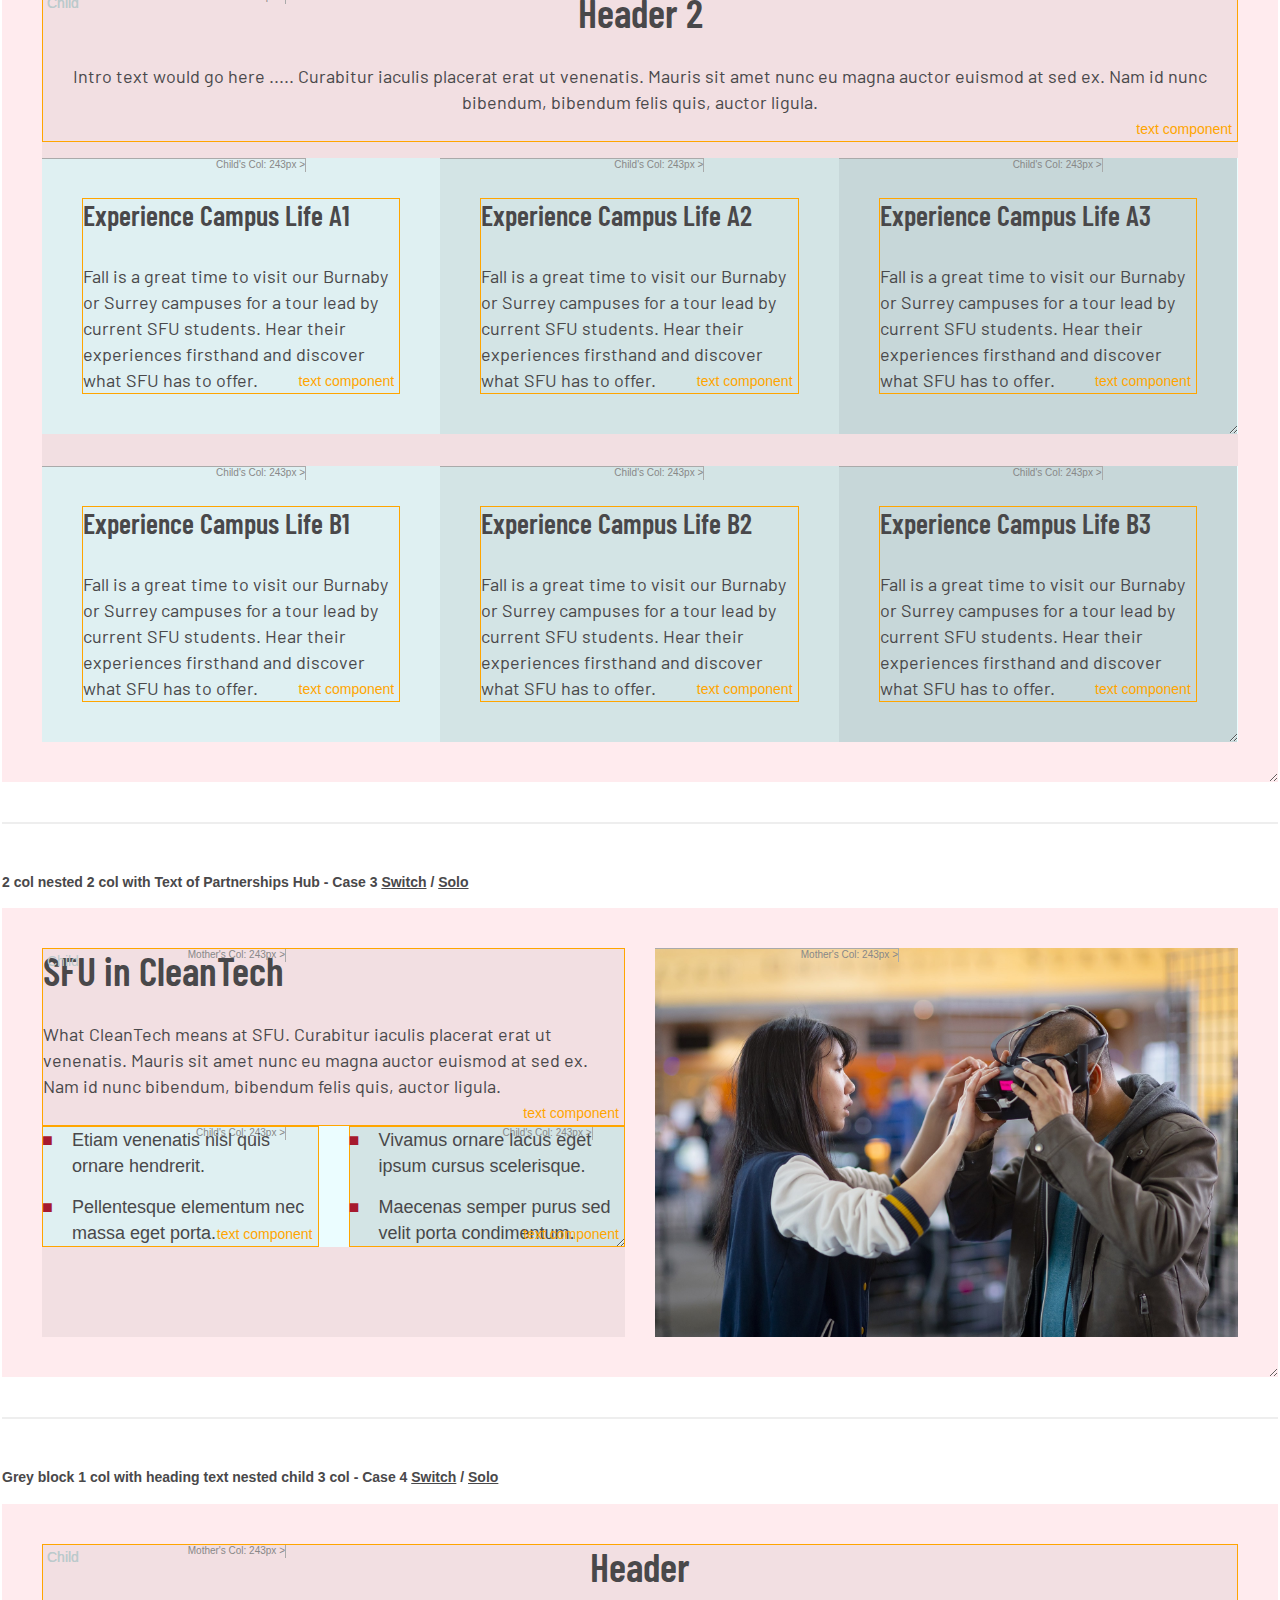
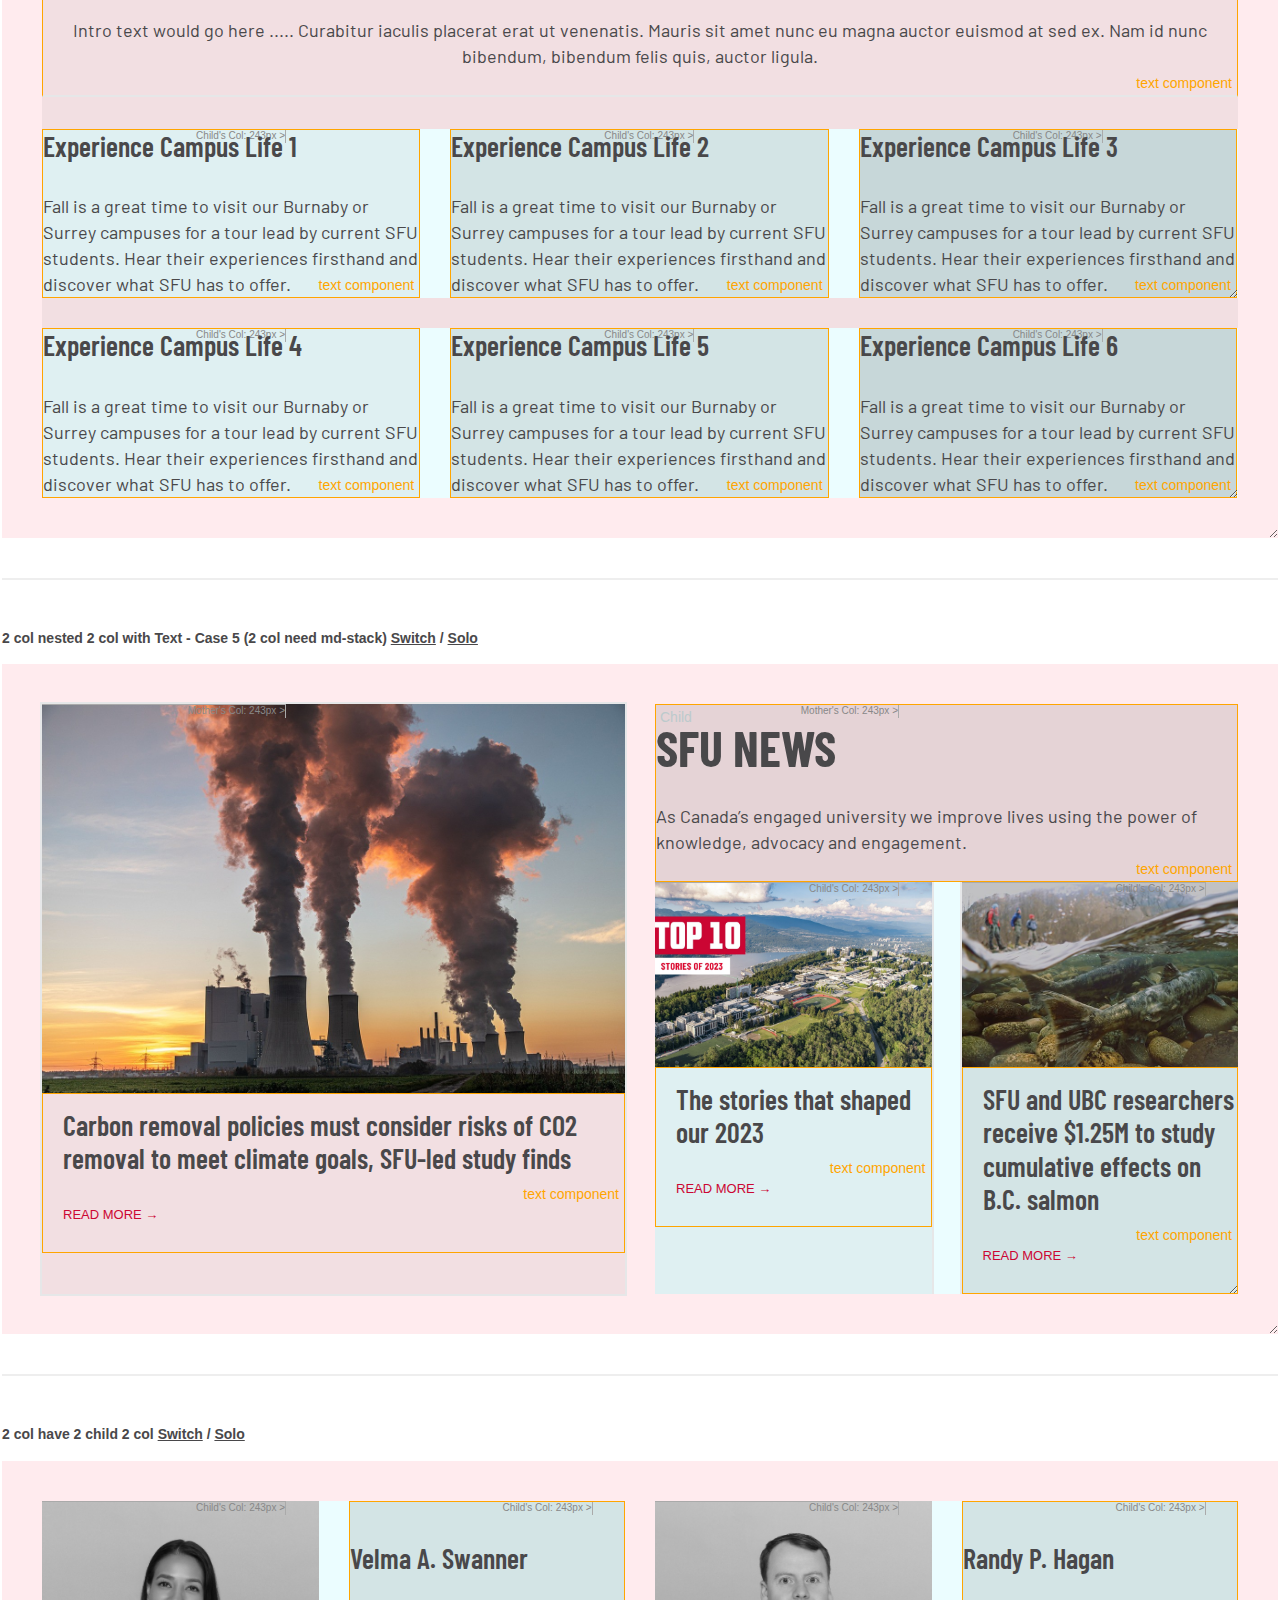
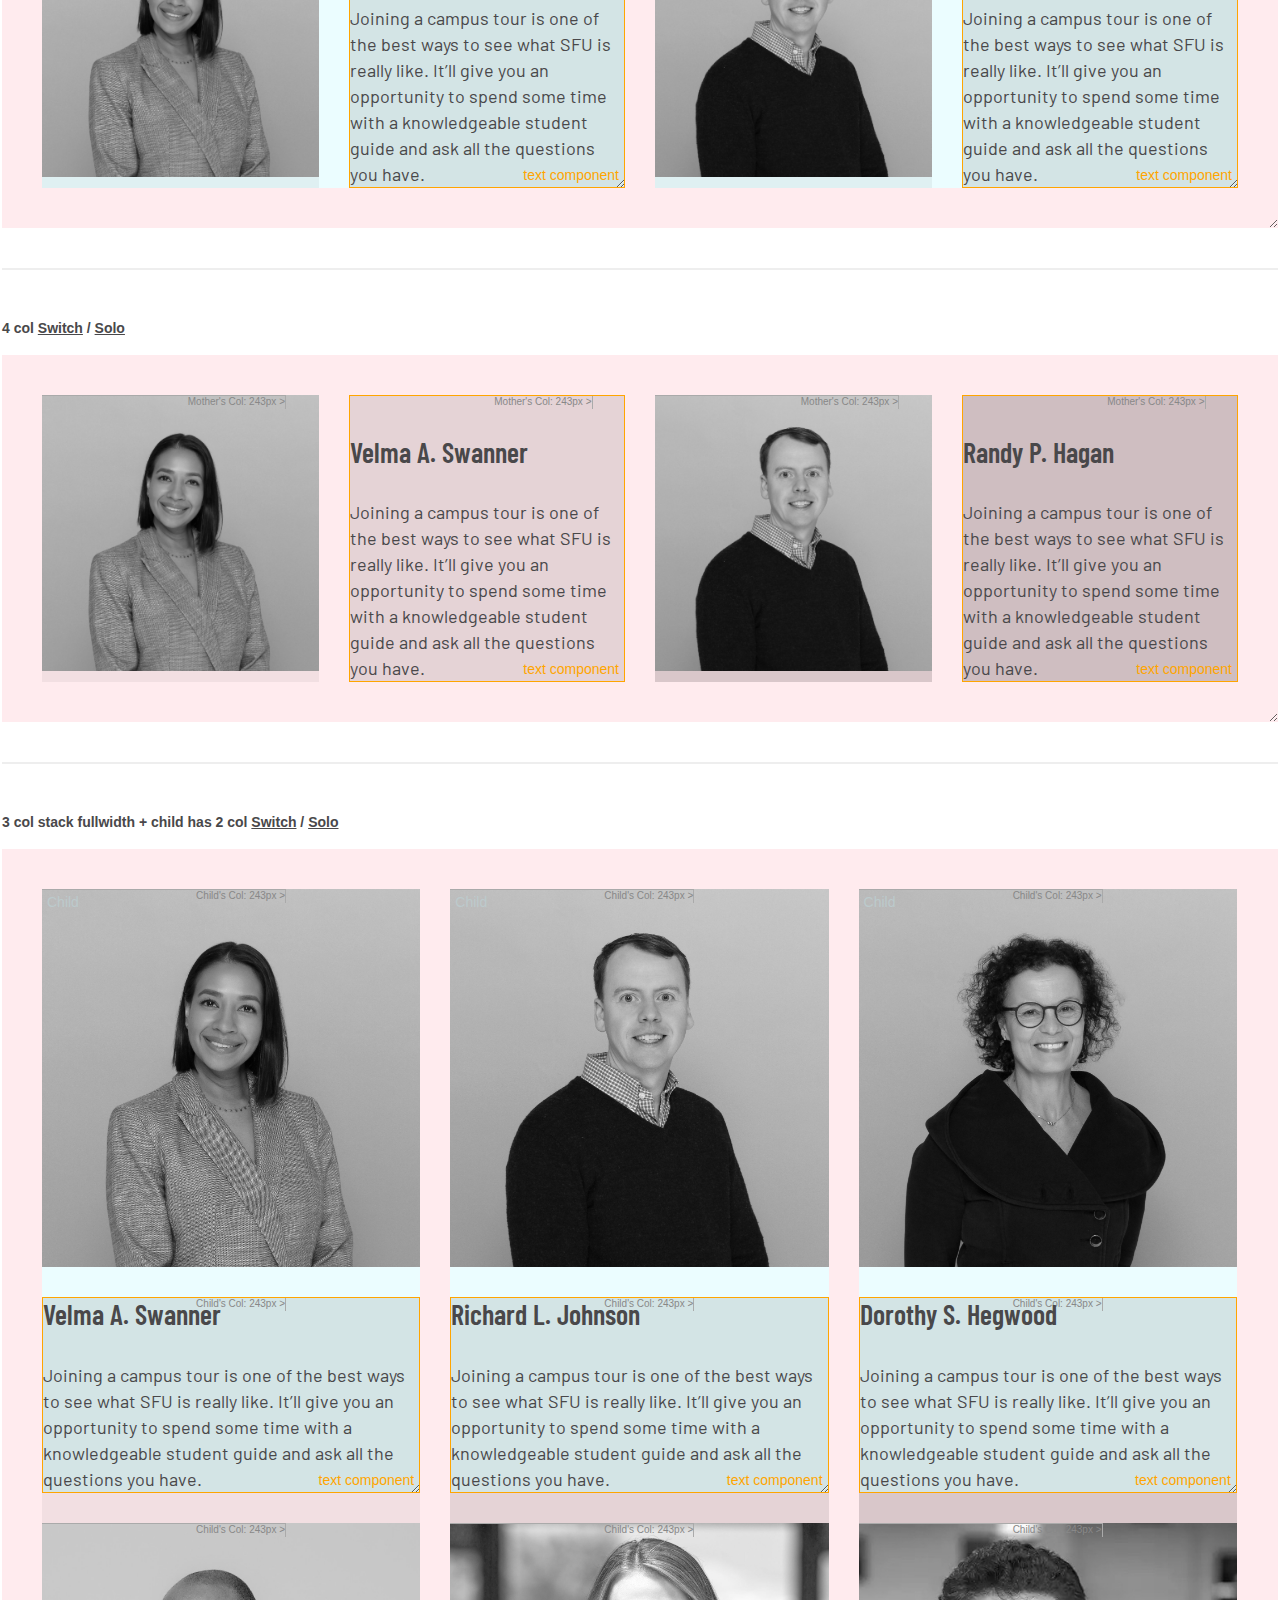
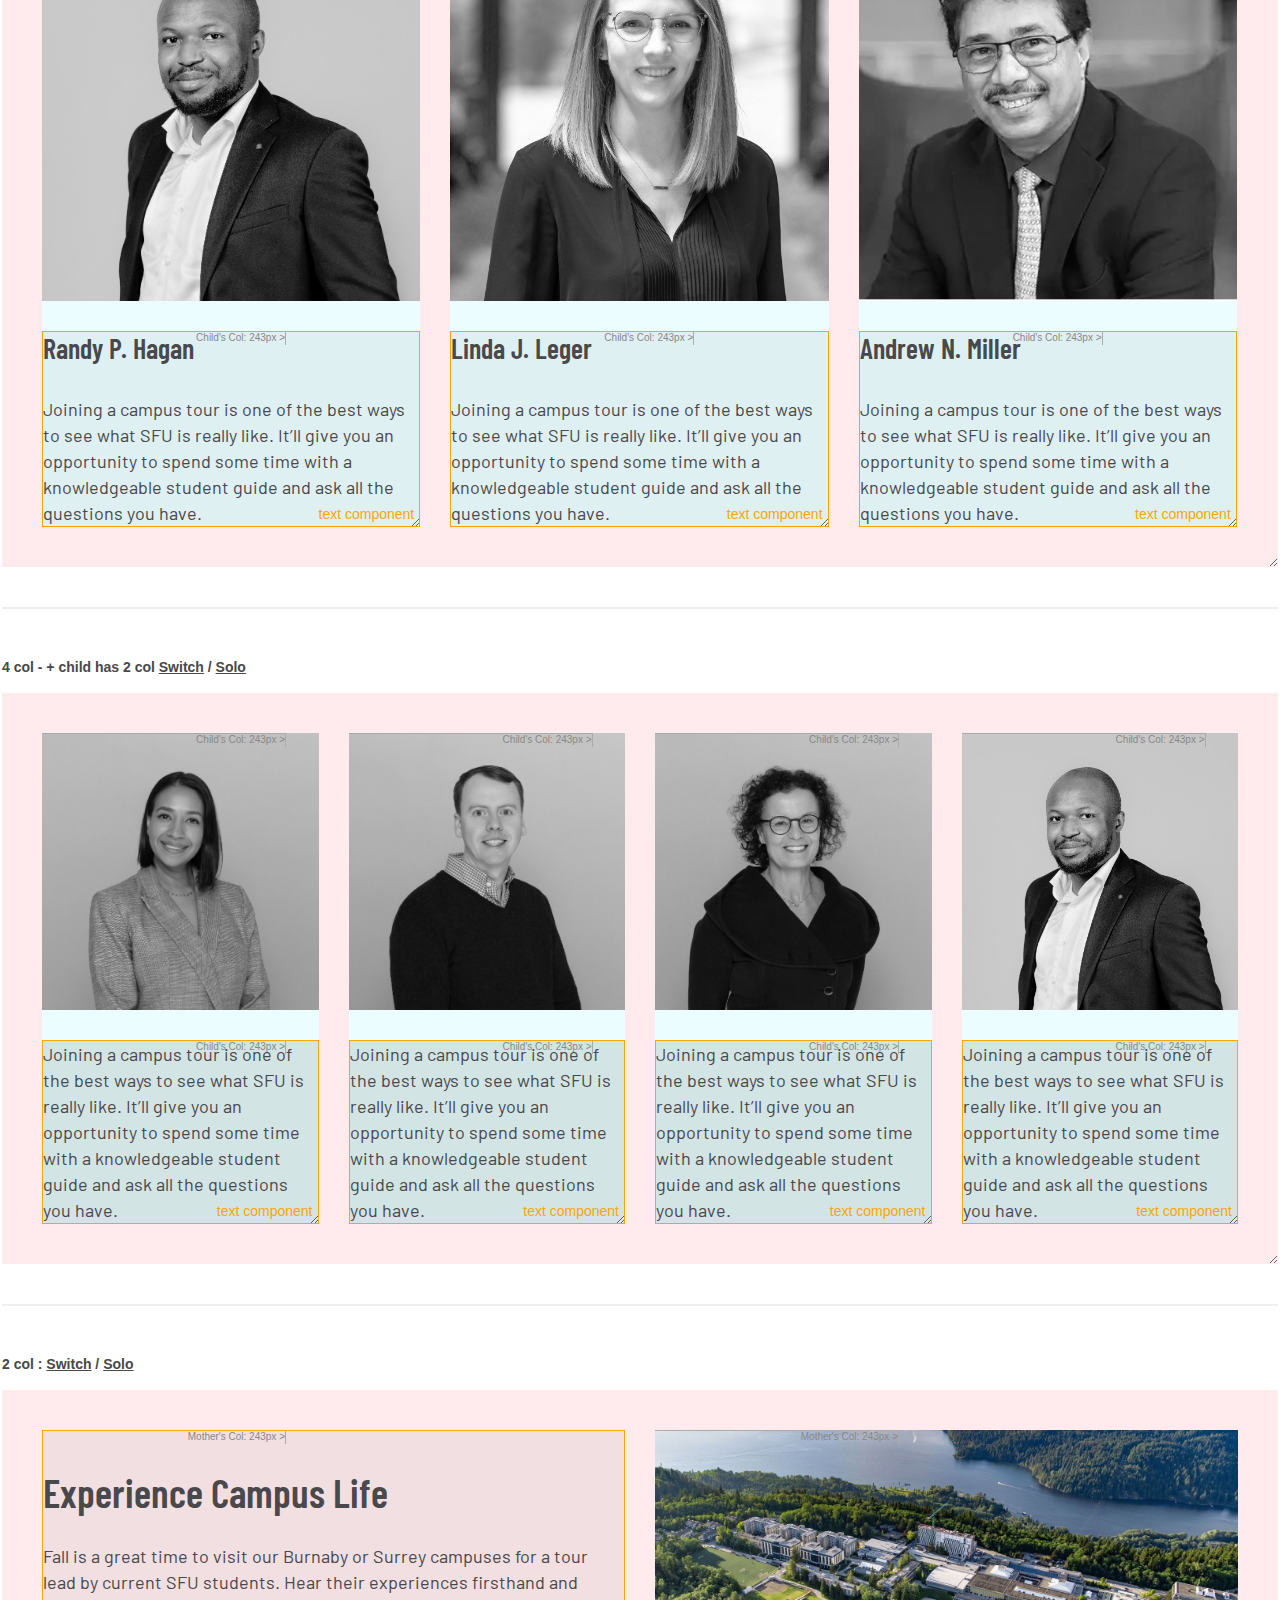
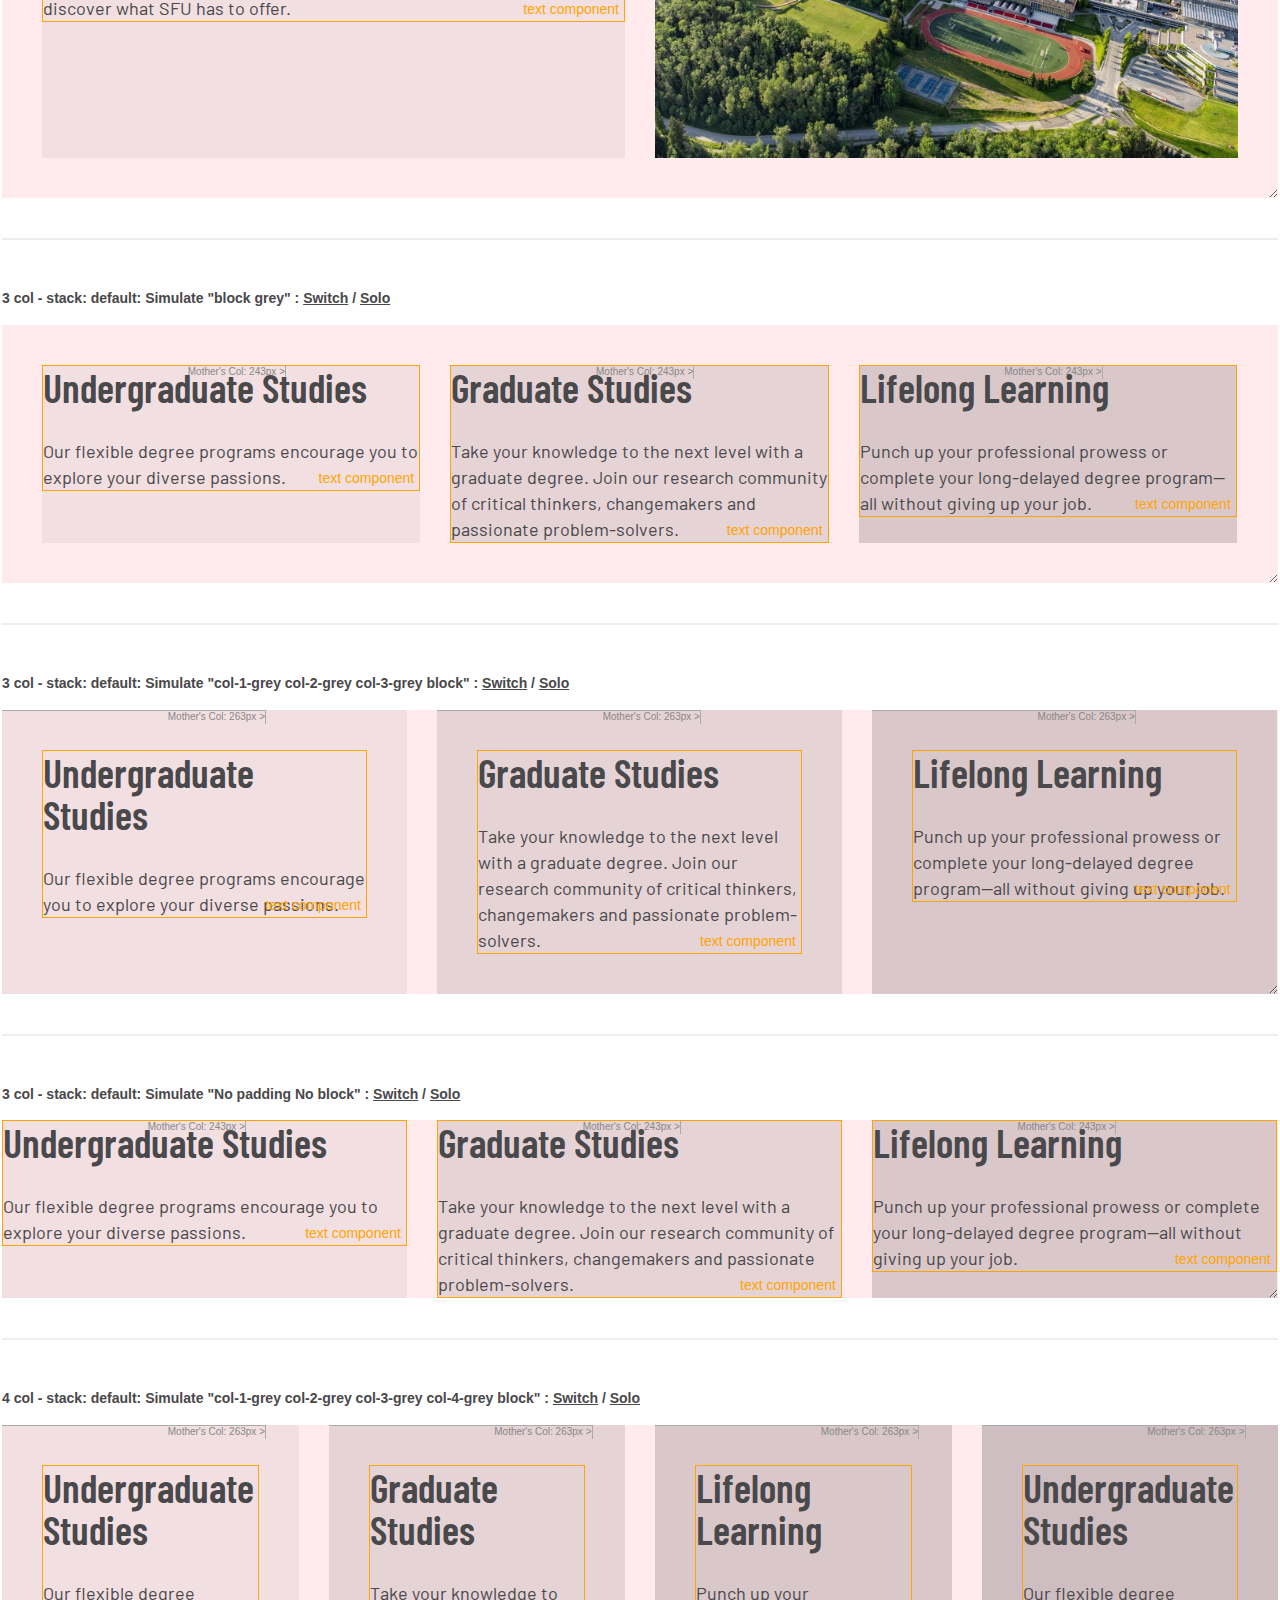
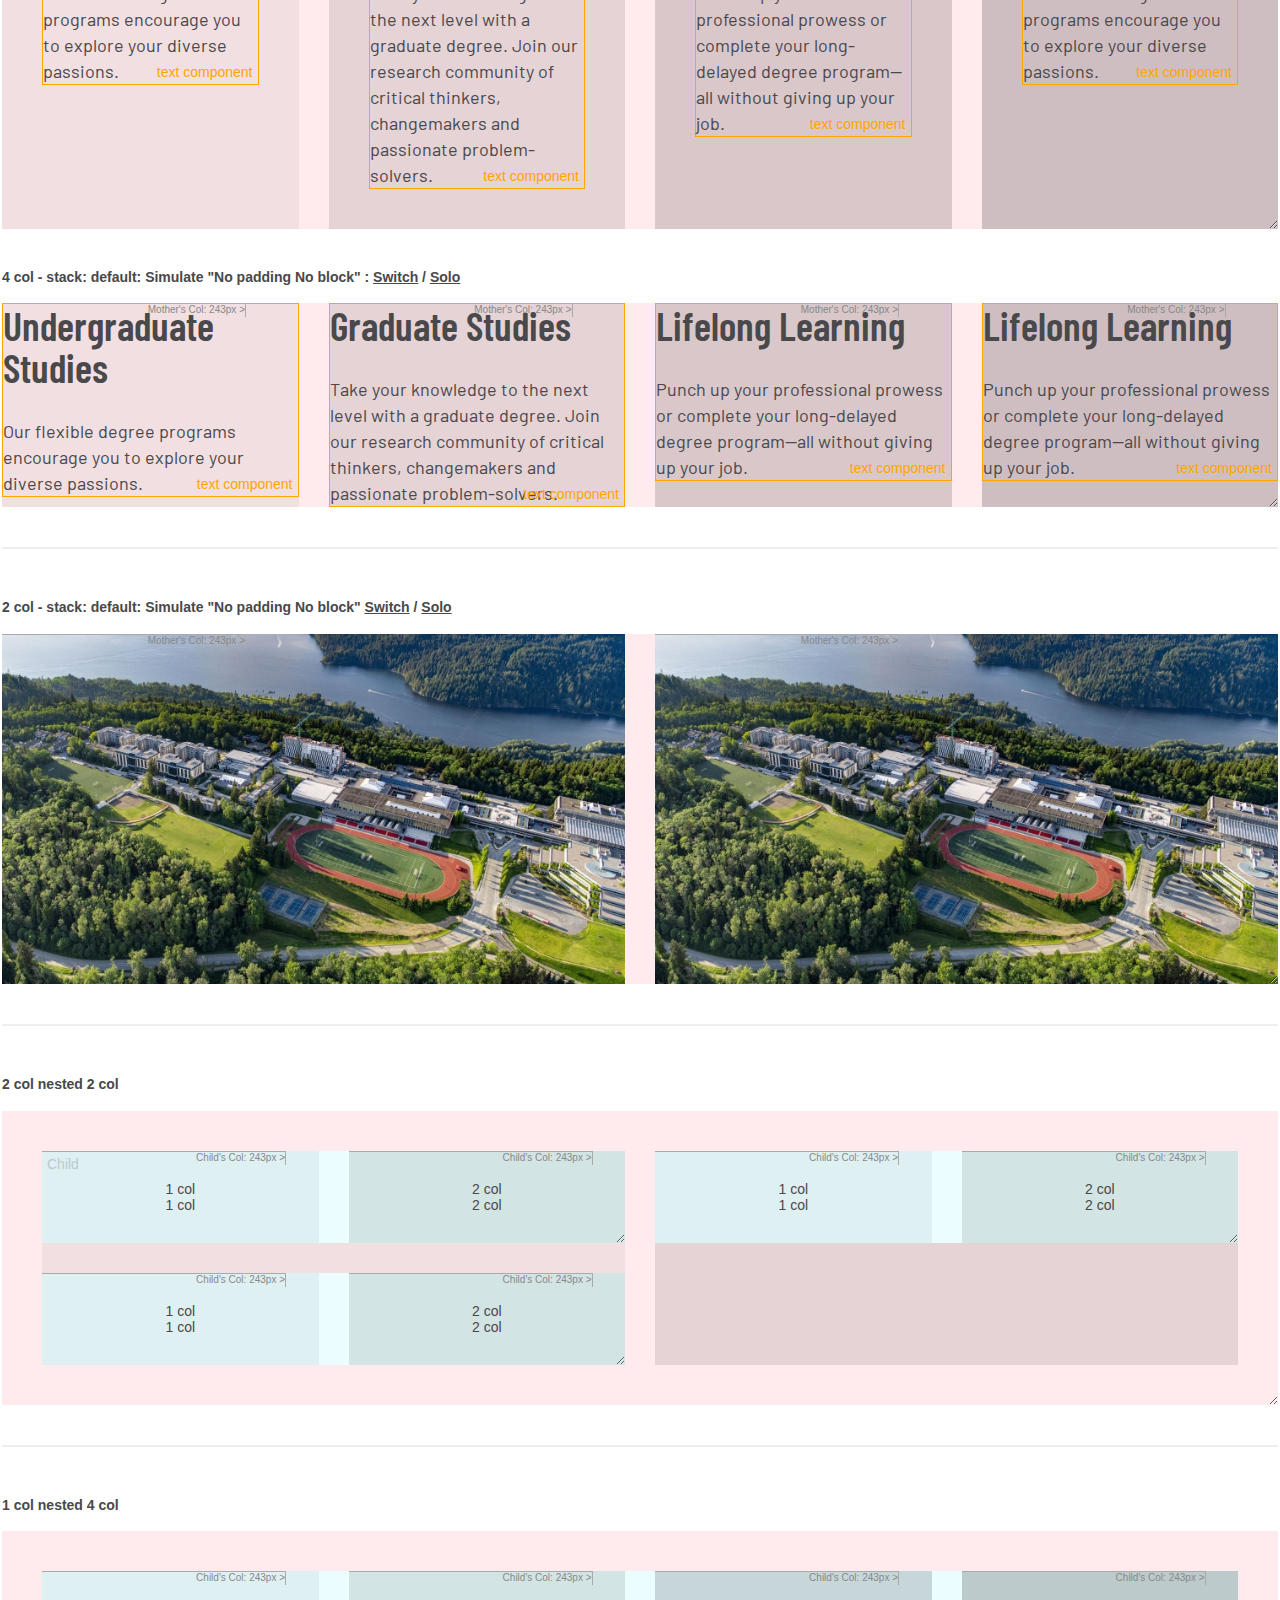
<file: use_case.html>
<!DOCTYPE html>
<html>
<head>
<meta name="viewport" content="width=device-width, initial-scale=1.0">
<link rel="preconnect" href="https://fonts.googleapis.com">
<link rel="preconnect" href="https://fonts.gstatic.com" crossorigin>
<link href="https://fonts.googleapis.com/css2?family=Barlow&family=Barlow+Condensed:wght@600;700&display=swap" rel="stylesheet">
<script src="https://ajax.googleapis.com/ajax/libs/jquery/3.7.1/jquery.min.js"></script>
<link rel="stylesheet" href="styles.css">
<style>
    
  
</style>
    
</head>
<body>
    <div id="container">
    <div class="size-control" style="width:1820px;">
        <div id="marker">
            <div id="break1">1062px &nbsp;</div>
            <div id="break2">789px &nbsp;</div>
            <div id="break3">516px &nbsp;</div>
            <div id="break-mobile">mobile &nbsp;</div>
            <div id="break-tablet">tablet &nbsp;</div>
            <div id="break-mds">mds &nbsp;</div>
            <div id="break-md">md &nbsp;</div>
        </div>        
        
        <br><br><br><br>
        
        
        
        <h4>2 col nested 2 col with Text
            <a class="example_btn" onclick="$(this).parent().next().toggleClass('hints');">Switch</a> / 
            <a class="example_btn" onclick="$('.size-control > .panel').toggle(); $(this).parent().next().toggle();
                                            $('hr').toggle(); $('h4').toggle(); $(this).parent().toggle();
                                            $('html, body').scrollTop( $(this).offset().top-100 );                                            
                                            ">Solo</a></h4>
        <div class="panel hints has-2-col ">
            <div class="col">
                <img alt="Burnaby campus" title="Burnaby campus" src="images/photo_16x9_1.jpg"><br>
                <div class="panel has-2-col">
                    <div class="col">
                        <div class="text-component">
                            <p>Joining a campus tour is one of the best ways to see what SFU is really like. It’ll give you an opportunity to spend some time with a knowledgeable student guide and ask all the questions you have.</p>
                        </div>
                    </div>
                    <div class="col">
                        <div class="text-component">
                            <p>Joining a campus tour is one of the best ways to see what SFU is really like. It’ll give you an opportunity to spend some time with a knowledgeable student guide and ask all the questions you have.</p>
                        </div>
                    </div>
                </div>
            </div>
            <div class="col">
                <img alt="Burnaby campus" title="Burnaby campus" src="images/photo_16x9_2.jpg"><br>
                <div class="panel has-2-col">
                    <div class="col">
                        <div class="text-component">
                            <p>Joining a campus tour is one of the best ways to see what SFU is really like. It’ll give you an opportunity to spend some time with a knowledgeable student guide and ask all the questions you have.</p>
                        </div>
                    </div>
                    <div class="col">
                        <div class="text-component">
                            <p>Joining a campus tour is one of the best ways to see what SFU is really like. It’ll give you an opportunity to spend some time with a knowledgeable student guide and ask all the questions you have.</p>
                        </div>
                    </div>
                </div>
            </div>
        </div>
        <hr>
        
        <h4>2 col nested 2 col with Text
            <a class="example_btn" onclick="$(this).parent().next().toggleClass('hints');">Switch</a> / 
            <a class="example_btn" onclick="$('.size-control > .panel').toggle(); $(this).parent().next().toggle();
                                            $('hr').toggle(); $('h4').toggle(); $(this).parent().toggle();
                                            $('html, body').scrollTop( $(this).offset().top-100 );                                            
                                            ">Solo</a></h4>
        <div class="panel hints has-2-col ">
            <div class="col">
                <img alt="Burnaby campus" title="Burnaby campus" src="images/photo_16x9_1.jpg"><br>
                <div class="panel has-2-col">
                    <div class="col">
                        <div class="text-component">
                            <p>Joining a campus tour is one of the best ways to see what SFU is really like. It’ll give you an opportunity to spend some time with a knowledgeable student guide and ask all the questions you have.</p>
                        </div>
                    </div>
                    <div class="col">
                        <div class="text-component">
                            <p>Joining a campus tour is one of the best ways to see what SFU is really like. It’ll give you an opportunity to spend some time with a knowledgeable student guide and ask all the questions you have.</p>
                        </div>
                    </div>
                </div>
            </div>
            <div class="col">
                <div class="panel has-2-col">
                    <div class="col">
                        <div class="text-component">
                            <p>Joining a campus tour is one of the best ways to see what SFU is really like. It’ll give you an opportunity to spend some time with a knowledgeable student guide and ask all the questions you have.</p>
                        </div>
                    </div>
                    <div class="col">
                        <div class="text-component">
                            <p>Joining a campus tour is one of the best ways to see what SFU is really like. It’ll give you an opportunity to spend some time with a knowledgeable student guide and ask all the questions you have.</p>
                        </div>
                    </div>
                </div>
                <br>
                <img alt="Burnaby campus" title="Burnaby campus" src="images/photo_16x9_2.jpg">
            </div>
        </div>
        <hr>
        
        <h4>3 col stack-first + 2 col with Text
            <a class="example_btn" onclick="$(this).parent().next().toggleClass('hints');">Switch</a> / 
            <a class="example_btn" onclick="$('.size-control > .panel').toggle(); $(this).parent().next().toggle();
                                            $('hr').toggle(); $('h4').toggle(); $(this).parent().toggle();
                                            $('html, body').scrollTop( $(this).offset().top-100 );                                            
                                            ">Solo</a></h4>
        <div class="panel hints has-3-col stack-first">
            <div class="col">
                <img alt="Burnaby campus" title="Burnaby campus" src="images/photo_16x9_1.jpg"><br>
                <div class="panel has-2-col">
                    <div class="col">
                        <div class="text-component">
                            <p>Joining a campus tour is one of the best ways to see what SFU is really like. It’ll give you an opportunity to spend some time with a knowledgeable student guide and ask all the questions you have.</p>
                        </div>
                    </div>
                    <div class="col">
                        <div class="text-component">
                            <p>Joining a campus tour is one of the best ways to see what SFU is really like. It’ll give you an opportunity to spend some time with a knowledgeable student guide and ask all the questions you have.</p>
                        </div>
                    </div>
                </div>
            </div>
            <div class="col">
                <div class="panel has-2-col">
                    <div class="col">
                        <div class="text-component">
                            <p>Joining a campus tour is one of the best ways to see what SFU is really like. It’ll give you an opportunity to spend some time with a knowledgeable student guide and ask all the questions you have.</p>
                        </div>
                    </div>
                    <div class="col">
                        <div class="text-component">
                            <p>Joining a campus tour is one of the best ways to see what SFU is really like. It’ll give you an opportunity to spend some time with a knowledgeable student guide and ask all the questions you have.</p>
                        </div>
                    </div>
                </div>
                <br>
                <img alt="Burnaby campus" title="Burnaby campus" src="images/photo_16x9_2.jpg">
            </div>
            <div class="col">
                <img alt="Burnaby campus" title="Burnaby campus" src="images/photo_16x9_1.jpg"><br>
                <div class="panel has-2-col">
                    <div class="col">
                        <div class="text-component">
                            <p>Joining a campus tour is one of the best ways to see what SFU is really like. It’ll give you an opportunity to spend some time with a knowledgeable student guide and ask all the questions you have.</p>
                        </div>
                    </div>
                    <div class="col">
                        <div class="text-component">
                            <p>Joining a campus tour is one of the best ways to see what SFU is really like. It’ll give you an opportunity to spend some time with a knowledgeable student guide and ask all the questions you have.</p>
                        </div>
                    </div>
                </div>
            </div>
        </div>
        <hr>
        
        <h4>2 col (33/66) nested 3/2 col with Text 
            <a class="example_btn" onclick="$(this).parent().next().toggleClass('hints');">Switch</a> / 
            <a class="example_btn" onclick="$('.size-control > .panel').toggle(); $(this).parent().next().toggle();
                                            $('hr').toggle(); $('h4').toggle(); $(this).parent().toggle();
                                            $('html, body').scrollTop( $(this).offset().top-100 );                                            
                                            ">Solo</a></h4>
        <div class="panel hints has-2-col w1-2">
            <div class="col">
                <img alt="Burnaby campus" title="Burnaby campus" src="images/photo_16x9_1.jpg"><br>
                <div class="panel has-3-col">
                    <div class="col">
                        <div class="text-component">
                            <p>Joining a campus tour is one of the best ways to see what SFU is really like. It’ll give you an opportunity to spend some time with a knowledgeable student guide and ask all the questions you have.</p>
                        </div>
                    </div>
                    <div class="col">
                        <div class="text-component">
                            <p>Joining a campus tour is one of the best ways to see what SFU is really like. It’ll give you an opportunity to spend some time with a knowledgeable student guide and ask all the questions you have.</p>
                        </div>
                    </div>
                    <div class="col">
                        <div class="text-component">
                            <p>Joining a campus tour is one of the best ways to see what SFU is really like. It’ll give you an opportunity to spend some time with a knowledgeable student guide and ask all the questions you have.</p>
                        </div>
                    </div>
                </div>
            </div>
            <div class="col">
                <img alt="Burnaby campus" title="Burnaby campus" src="images/photo_16x9_2.jpg"><br>
                <div class="panel has-2-col">
                    <div class="col">
                        <div class="text-component">
                            <p>Joining a campus tour is one of the best ways to see what SFU is really like. It’ll give you an opportunity to spend some time with a knowledgeable student guide and ask all the questions you have.</p>
                        </div>
                    </div>
                    <div class="col">
                        <div class="text-component">
                            <p>Joining a campus tour is one of the best ways to see what SFU is really like. It’ll give you an opportunity to spend some time with a knowledgeable student guide and ask all the questions you have.</p>
                        </div>
                    </div>
                </div>
            </div>
        </div>
        <hr>
        
        
        
        <h4>2 col 75,25% ＋ son (66/33) 
            <a class="example_btn" onclick="$(this).parent().next().toggleClass('grey');
                                                                        $(this).parent().next().toggleClass('hints');">Switch</a> / 
            <a class="example_btn" onclick="$('.size-control > .panel').toggle(); $(this).parent().next().toggle();
                                            $('hr').toggle(); $('h4').toggle(); $(this).parent().toggle();
                                            $('html, body').scrollTop( $(this).offset().top-100 );                                            
                                            ">Solo</a></h4>
        <div class="panel hints has-2-col w3-1">
            <div class="col">
                <div class="panel has-2-col w2-1">
                    <div class="col"><img alt="Burnaby campus" title="Burnaby campus" src="images/photo_3x2_1.jpg"></div>
                    <div class="col">
                        <div class="text-component lg-pad-top">
                            <h2>Experience Campus Life</h2>
                            <p>Fall is a great time to visit our Burnaby or Surrey campuses for a tour lead by current SFU students. Hear their experiences firsthand and discover what SFU has to offer.</p>
                            <p>Fall is a great time to visit our Burnaby or Surrey campuses for a tour lead by current SFU students. Hear their experiences firsthand and discover what SFU has to offer.</p>
                        </div>
                    </div>
                </div>
            </div>
            <div class="col">
                <div class="text-component lg-pad-top">
                    <p>Joining a campus tour is one of the best ways to see what SFU is really like. It’ll give you an opportunity to spend some time with a knowledgeable student guide and ask all the questions you have.</p>
                    <p>Joining a campus tour is one of the best ways to see what SFU is really like. It’ll give you an opportunity to spend some time with a knowledgeable student guide and ask all the questions you have.</p>
                    <p>Joining a campus tour is one of the best ways to see what SFU is really like. It’ll give you an opportunity to spend some time with a knowledgeable student guide and ask all the questions you have.</p>
                    
                </div>
            </div>
        </div>
        <hr>
        
        <h4>2 col 50/50% ＋ son (50/50) 
            <a class="example_btn" onclick="$(this).parent().next().toggleClass('grey');$(this).parent().next().toggleClass('hints');">Switch</a> / 
            <a class="example_btn" onclick="$('.size-control > .panel').toggle(); $(this).parent().next().toggle();
                                            $('hr').toggle(); $('h4').toggle(); $(this).parent().toggle();
                                            $('html, body').scrollTop( $(this).offset().top-100 );                                            
                                            ">Solo</a></h4>
        <div class="panel hints has-2-col">
            <div class="col">
                <img alt="Burnaby campus" title="Burnaby campus" src="images/photo_3x2_1.jpg">                
            </div>
            <div class="col">
                <div class="panel has-2-col">                    
                    <div class="col">
                        <div class="text-component lg-pad-top">
                            <h2>Experience Campus Life</h2>
                            <p>Fall is a great time to visit our Burnaby or Surrey campuses for a tour lead by current SFU students. Hear their experiences firsthand and discover what SFU has to offer.</p>
                            <p>Fall is a great time to visit our Burnaby or Surrey campuses for a tour lead by current SFU students. Hear their experiences firsthand and discover what SFU has to offer.</p>
                        </div>
                    </div>
                    <div class="col">
                        <div class="text-component lg-pad-top">
                            <p>Joining a campus tour is one of the best ways to see what SFU is really like. It’ll give you an opportunity to spend some time with a knowledgeable student guide and ask all the questions you have.</p>
                            <p>Joining a campus tour is one of the best ways to see what SFU is really like. It’ll give you an opportunity to spend some time with a knowledgeable student guide and ask all the questions you have.</p>
                            <p>Joining a campus tour is one of the best ways to see what SFU is really like. It’ll give you an opportunity to spend some time with a knowledgeable student guide and ask all the questions you have.</p>

                        </div>
                    </div>
                </div>
                
            </div>
        </div>
        <hr>
        
        <h4>3 col 50/25/25%  
            <a class="example_btn" onclick="$(this).parent().next().toggleClass('grey');$(this).parent().next().toggleClass('hints');">Switch</a> / 
            <a class="example_btn" onclick="$('.size-control > .panel').toggle(); $(this).parent().next().toggle();
                                            $('hr').toggle(); $('h4').toggle(); $(this).parent().toggle();
                                            $('html, body').scrollTop( $(this).offset().top-100 );                                            
                                            ">Solo</a></h4>
        <div class="panel hints has-3-col w2-1-1">
            <div class="col">
                <img alt="Burnaby campus" title="Burnaby campus" src="images/photo_3x2_1.jpg">              
            </div>                    
            <div class="col">
                <div class="text-component lg-pad-top">
                    <h2>Experience Campus Life</h2>
                    <p>Fall is a great time to visit our Burnaby or Surrey campuses for a tour lead by current SFU students. Hear their experiences firsthand and discover what SFU has to offer.</p>
                    <p>Fall is a great time to visit our Burnaby or Surrey campuses for a tour lead by current SFU students. Hear their experiences firsthand and discover what SFU has to offer.</p>
                </div>
            </div>
            <div class="col">
                <div class="text-component lg-pad-top">
                    <p>Joining a campus tour is one of the best ways to see what SFU is really like. It’ll give you an opportunity to spend some time with a knowledgeable student guide and ask all the questions you have.</p>
                    <p>Joining a campus tour is one of the best ways to see what SFU is really like. It’ll give you an opportunity to spend some time with a knowledgeable student guide and ask all the questions you have.</p>
                    <p>Joining a campus tour is one of the best ways to see what SFU is really like. It’ll give you an opportunity to spend some time with a knowledgeable student guide and ask all the questions you have.</p>

                </div>
            </div>                
        </div>
        <hr>
        
        
        <h4>Mother block 1 col with heading nested child 3 col - Case 1
            <a class="example_btn" onclick="$(this).parent().next().toggleClass('hints');
                                            $(this).parent().next().toggleClass('grey');">Switch</a> / 
            <a class="example_btn" onclick="$('.size-control > .panel').toggle(); $(this).parent().next().toggle();
                                            $('hr').toggle(); $('h4').toggle(); $(this).parent().toggle();
                                            $('html, body').scrollTop( $(this).offset().top-100 );                                            
                                            ">Solo</a></h4>
        <div class="panel hints ">
            <div class="col">
                <div class="text-component align-center ">
                    <h2>Header 1</h2>
                    <p>Intro text would go here ..... Curabitur iaculis placerat erat ut venenatis. Mauris sit amet nunc eu magna auctor euismod at sed ex. Nam id nunc bibendum, bibendum felis quis, auctor ligula. <br><br></p>
                </div>
                <br>
                <div class="panel has-3-col col-1-outline col-2-outline col-3-outline padding-in-column stack-first">
                    <div class="col">
                        <div class="text-component ">
                            <h3>Experience Campus Life 1</h3>
                            <p>Fall is a great time to visit our Burnaby or Surrey campuses for a tour lead by current SFU students. Hear their experiences firsthand and discover what SFU has to offer.</p>                            
                        </div>
                    </div>
                    <div class="col">
                        <div class="text-component ">
                            <h3>Experience Campus Life 2</h3>
                            <p>Fall is a great time to visit our Burnaby or Surrey campuses for a tour lead by current SFU students. Hear their experiences firsthand and discover what SFU has to offer.</p>                            
                        </div>
                    </div>
                    <div class="col">
                        <div class="text-component ">
                            <h3>Experience Campus Life 3</h3>
                            <p>Fall is a great time to visit our Burnaby or Surrey campuses for a tour lead by current SFU students. Hear their experiences firsthand and discover what SFU has to offer.</p>                            
                        </div>
                    </div>
                </div>                
                
            </div>            
        </div>
        <hr>
        
        
        <h4>Mother block 1 col with heading nested child 3 col - Case 2
            <a class="example_btn" onclick="$(this).parent().next().toggleClass('hints');
                                            $(this).parent().next().toggleClass('darkred');
                                            $(this).parent().next().find('.panel').toggleClass('col-2-grey').toggleClass('col-3-grey');
                                            ">Switch</a> / 
            <a class="example_btn" onclick="$('.size-control > .panel').toggle(); $(this).parent().next().toggle();
                                            $('hr').toggle(); $('h4').toggle(); $(this).parent().toggle();
                                            $('html, body').scrollTop( $(this).offset().top-100 );                                            
                                            ">Solo</a></h4>
        <div class="panel hints ">
            <div class="col">
                <div class="text-component align-center ">
                    <h2>Header 2</h2>
                    <p>Intro text would go here ..... Curabitur iaculis placerat erat ut venenatis. Mauris sit amet nunc eu magna auctor euismod at sed ex. Nam id nunc bibendum, bibendum felis quis, auctor ligula. <br><br></p>
                </div>
                <br>
                <div class="panel has-3-col no-gap padding-in-column stack-first">
                    <div class="col">
                        <div class="text-component ">
                            <h3>Experience Campus Life A1</h3>
                            <p>Fall is a great time to visit our Burnaby or Surrey campuses for a tour lead by current SFU students. Hear their experiences firsthand and discover what SFU has to offer.</p>                            
                        </div>
                    </div>
                    <div class="col">
                        <div class="text-component ">
                            <h3>Experience Campus Life A2</h3>
                            <p>Fall is a great time to visit our Burnaby or Surrey campuses for a tour lead by current SFU students. Hear their experiences firsthand and discover what SFU has to offer.</p>                            
                        </div>
                    </div>
                    <div class="col">
                        <div class="text-component ">
                            <h3>Experience Campus Life A3</h3>
                            <p>Fall is a great time to visit our Burnaby or Surrey campuses for a tour lead by current SFU students. Hear their experiences firsthand and discover what SFU has to offer.</p>                            
                        </div>
                    </div>
                </div>
                <br><br>
                <div class="panel has-3-col no-gap padding-in-column stack-first">
                    <div class="col">
                        <div class="text-component ">
                            <h3>Experience Campus Life B1</h3>
                            <p>Fall is a great time to visit our Burnaby or Surrey campuses for a tour lead by current SFU students. Hear their experiences firsthand and discover what SFU has to offer.</p>                            
                        </div>
                    </div>
                    <div class="col">
                        <div class="text-component ">
                            <h3>Experience Campus Life B2</h3>
                            <p>Fall is a great time to visit our Burnaby or Surrey campuses for a tour lead by current SFU students. Hear their experiences firsthand and discover what SFU has to offer.</p>                            
                        </div>
                    </div>
                    <div class="col">
                        <div class="text-component ">
                            <h3>Experience Campus Life B3</h3>
                            <p>Fall is a great time to visit our Burnaby or Surrey campuses for a tour lead by current SFU students. Hear their experiences firsthand and discover what SFU has to offer.</p>                            
                        </div>
                    </div>
                </div>  
                
            </div>            
        </div>
        <hr>
        
        
        
        <h4>2 col nested 2 col with Text of Partnerships Hub - Case 3
            <a class="example_btn" onclick="$(this).parent().next().toggleClass('hints');">Switch</a> / 
            <a class="example_btn" onclick="$('.size-control > .panel').toggle(); $(this).parent().next().toggle();
                                            $('hr').toggle(); $('h4').toggle(); $(this).parent().toggle();
                                            $('html, body').scrollTop( $(this).offset().top-100 );                                            
                                            ">Solo</a></h4>
        <div class="panel hints has-2-col ">
            <div class="col">
                <div class="text-component">
                    <h2>SFU in CleanTech</h2>
                    <p>What CleanTech means at SFU. Curabitur iaculis placerat erat ut venenatis. Mauris sit amet nunc eu magna auctor euismod at sed ex. Nam id nunc bibendum, bibendum felis quis, auctor ligula. <br><br></p>
                </div>
                <div class="panel has-2-col">
                    <div class="col">
                        <div class="text-component">
                            <ul>
                                <li>Etiam venenatis nisl quis ornare hendrerit.</li>
                                <li>Pellentesque elementum nec massa eget porta.</li>
                            </ul>                            
                        </div>
                    </div>
                    <div class="col">
                        <div class="text-component">
                            <ul>
                                <li>Vivamus ornare lacus eget ipsum cursus scelerisque.</li>
                                <li>Maecenas semper purus sed velit porta condimentum.</li>
                            </ul>
                        </div>
                    </div>
                </div>
            </div>
            <div class="col">
                <img alt="Burnaby campus" title="Burnaby campus" src="images/photo_3x2_3.jpg">                
            </div>
        </div>
        <hr>
        
        
        
        <h4>Grey block 1 col with heading text nested child 3 col - Case 4
            <a class="example_btn" onclick="$(this).parent().next().toggleClass('hints');
                                            $(this).parent().next().toggleClass('grey');">Switch</a> / 
            <a class="example_btn" onclick="$('.size-control > .panel').toggle(); $(this).parent().next().toggle();
                                            $('hr').toggle(); $('h4').toggle(); $(this).parent().toggle();
                                            $('html, body').scrollTop( $(this).offset().top-100 );                                            
                                            ">Solo</a></h4>
        <div class="panel hints ">
            <div class="col">
                <div class="text-component align-center outline-bottom">
                    <h2>Header</h2>
                    <p>Intro text would go here ..... Curabitur iaculis placerat erat ut venenatis. Mauris sit amet nunc eu magna auctor euismod at sed ex. Nam id nunc bibendum, bibendum felis quis, auctor ligula. <br><br></p>
                </div>
                <br><br>
                <div class="panel has-3-col stack-first">
                    <div class="col">
                        <div class="text-component ">
                            <h3>Experience Campus Life 1</h3>
                            <p>Fall is a great time to visit our Burnaby or Surrey campuses for a tour lead by current SFU students. Hear their experiences firsthand and discover what SFU has to offer.</p>                            
                        </div>
                    </div>
                    <div class="col">
                        <div class="text-component ">
                            <h3>Experience Campus Life 2</h3>
                            <p>Fall is a great time to visit our Burnaby or Surrey campuses for a tour lead by current SFU students. Hear their experiences firsthand and discover what SFU has to offer.</p>                            
                        </div>
                    </div>
                    <div class="col">
                        <div class="text-component ">
                            <h3>Experience Campus Life 3</h3>
                            <p>Fall is a great time to visit our Burnaby or Surrey campuses for a tour lead by current SFU students. Hear their experiences firsthand and discover what SFU has to offer.</p>                            
                        </div>
                    </div>
                </div>
                <div class="panel has-3-col stack-first ">
                    <div class="col">
                        <div class="text-component ">
                            <h3>Experience Campus Life 4</h3>
                            <p>Fall is a great time to visit our Burnaby or Surrey campuses for a tour lead by current SFU students. Hear their experiences firsthand and discover what SFU has to offer.</p>                            
                        </div>
                    </div>
                    <div class="col">
                        <div class="text-component ">
                            <h3>Experience Campus Life 5</h3>
                            <p>Fall is a great time to visit our Burnaby or Surrey campuses for a tour lead by current SFU students. Hear their experiences firsthand and discover what SFU has to offer.</p>                            
                        </div>
                    </div>
                    <div class="col">
                        <div class="text-component ">
                            <h3>Experience Campus Life 6</h3>
                            <p>Fall is a great time to visit our Burnaby or Surrey campuses for a tour lead by current SFU students. Hear their experiences firsthand and discover what SFU has to offer.</p>                            
                        </div>
                    </div>
                </div>
                
            </div>            
        </div>
        <hr>
        

        
        
        <h4>2 col nested 2 col with Text - Case 5 (2 col need md-stack)
            <a class="example_btn" onclick="$(this).parent().next().toggleClass('grey');$(this).parent().next().toggleClass('hints');">Switch</a> / 
            <a class="example_btn" onclick="$('.size-control > .panel').toggle(); $(this).parent().next().toggle();
                                            $('hr').toggle(); $('h4').toggle(); $(this).parent().toggle();
                                            $('html, body').scrollTop( $(this).offset().top-100 );                                            
                                            ">Solo</a></h4>
        <div class="panel hints has-2-col col-1-outline">
            <div class="col">
                <img alt="Burnaby campus" title="Burnaby campus" src="images/photo_3x2_6.jpg">
                <div class="text-component pad-as-card">                    
                    <h3>Carbon removal policies must consider risks of CO2 removal to meet climate goals, SFU-led study finds</h3>
                    <a href="" class="readmore">READ MORE</a>
                </div>
            </div>                    
            <div class="col">
                <div class="text-component ">
                    <br>
                    <h2 class="header-l">SFU NEWS</h2>
                    <p>As Canada’s engaged university we improve lives using the power of knowledge, advocacy and engagement.<br><br></p>                    
                </div>
                <div class="panel has-2-col col-1-outline col-2-outline">
                    <div class="col">
                        <img alt="Burnaby campus" title="Burnaby campus" src="images/photo_3x2_4.jpg">
                        <div class="text-component pad-as-card">
                        <h3>The stories that shaped our 2023</h3>
                        <a href="" class="readmore">READ MORE</a>
                        </div>
                    </div>
                    <div class="col">
                        <img alt="Burnaby campus" title="Burnaby campus" src="images/photo_3x2_5.jpg">
                        <div class="text-component pad-as-card">
                        <h3>SFU and UBC researchers receive $1.25M to study cumulative effects on B.C. salmon</h3>
                        <a href="" class="readmore">READ MORE</a>
                        </div>
                    </div>
                </div>
                
            </div>                
        </div>
        <hr>
        
        
        <h4>2 col have 2 child 2 col 
            <a class="example_btn" onclick="$(this).parent().next().toggleClass('hints');">Switch</a> / 
            <a class="example_btn" onclick="$('.size-control > .panel').toggle(); $(this).parent().next().toggle();
                                            $('hr').toggle(); $('h4').toggle(); $(this).parent().toggle();
                                            $('html, body').scrollTop( $(this).offset().top-100 );                                            
                                            ">Solo</a></h4>
        <div class="panel hints has-2-col">
            <div class="col">
                 <div class="panel has-2-col">
                    <div class="col">
                        <img alt="Name" title="Name" src="images/photo_01.jpg">
                        
                    </div>
                    <div class="col">
                        <div class="text-component lg-pad-top">
                            <h3>Velma A. Swanner</h3>
                            <p>Joining a campus tour is one of the best ways to see what SFU is really like. It’ll give you an opportunity to spend some time with a knowledgeable student guide and ask all the questions you have.</p>
                        </div>
                    </div>
                </div>
                
            </div>
            
            <div class="col">
                 <div class="panel has-2-col">
                    <div class="col">
                        <img alt="Name" title="Name" src="images/photo_02.jpg">
                        
                    </div>
                    <div class="col">
                        <div class="text-component lg-pad-top">
                            <h3>Randy P. Hagan</h3>
                            <p>Joining a campus tour is one of the best ways to see what SFU is really like. It’ll give you an opportunity to spend some time with a knowledgeable student guide and ask all the questions you have.</p>
                        </div>
                    </div>
                </div>
                
            </div>
            
        </div>
        <hr>
        
        <h4>4 col 
            <a class="example_btn" onclick="$(this).parent().next().toggleClass('hints');">Switch</a> / 
            <a class="example_btn" onclick="$('.size-control > .panel').toggle(); $(this).parent().next().toggle();
                                            $('hr').toggle(); $('h4').toggle(); $(this).parent().toggle();
                                            $('html, body').scrollTop( $(this).offset().top-100 );                                            
                                            ">Solo</a></h4>
        <div class="panel hints has-4-col">
            <div class="col">
                 <img alt="Name" title="Name" src="images/photo_01.jpg">
            </div>
            <div class="col">
                <div class="text-component lg-pad-top md-pad-top">
                    <h3>Velma A. Swanner</h3>
                    <p>Joining a campus tour is one of the best ways to see what SFU is really like. It’ll give you an opportunity to spend some time with a knowledgeable student guide and ask all the questions you have.</p>
                </div>
            </div>
            <div class="col">
                 <img alt="Name" title="Name" src="images/photo_02.jpg">
            </div>
            <div class="col">
                <div class="text-component lg-pad-top md-pad-top">
                    <h3>Randy P. Hagan</h3>
                    <p>Joining a campus tour is one of the best ways to see what SFU is really like. It’ll give you an opportunity to spend some time with a knowledgeable student guide and ask all the questions you have.</p>
                </div>
            </div>
            
        </div>
        <hr>
        
        <h4>3 col stack fullwidth + child has 2 col 
            <a class="example_btn" onclick="$(this).parent().next().toggleClass('hints');">Switch</a> / 
            <a class="example_btn" onclick="$('.size-control > .panel').toggle(); $(this).parent().next().toggle();
                                            $('hr').toggle(); $('h4').toggle(); $(this).parent().toggle();
                                            $('html, body').scrollTop( $(this).offset().top-100 );                                            
                                            ">Solo</a></h4>
        <div class="panel hints has-3-col stackfull">
            <div class="col">
                 <div class="panel has-2-col">
                    <div class="col">
                        <img alt="Name" title="Name" src="images/photo_01.jpg">
                    </div>
                    <div class="col">
                        <div class="text-component">
                            <h3>Velma A. Swanner</h3>
                            <p>Joining a campus tour is one of the best ways to see what SFU is really like. It’ll give you an opportunity to spend some time with a knowledgeable student guide and ask all the questions you have.</p>
                        </div>
                    </div>
                </div>
                <div class="panel has-2-col stack-last-first">
                    <div class="col">
                        <div class="text-component">
                            <h3>Randy P. Hagan</h3>
                            <p>Joining a campus tour is one of the best ways to see what SFU is really like. It’ll give you an opportunity to spend some time with a knowledgeable student guide and ask all the questions you have.</p>
                        </div>
                    </div>
                    <div class="col">
                        <img alt="Name" title="Name" src="images/photo_04.jpg">
                    </div>
                </div>
            </div>
            
            <div class="col">
                 <div class="panel has-2-col">
                    <div class="col">
                        <img alt="Name" title="Name" src="images/photo_02.jpg">
                    </div>
                    <div class="col">
                        <div class="text-component">
                            <h3>Richard L. Johnson</h3>
                            <p>Joining a campus tour is one of the best ways to see what SFU is really like. It’ll give you an opportunity to spend some time with a knowledgeable student guide and ask all the questions you have.</p>
                        </div>
                    </div>
                </div>
                <div class="panel has-2-col stack-last-first">
                    <div class="col">
                        <div class="text-component">
                            <h3>Linda J. Leger</h3>
                            <p>Joining a campus tour is one of the best ways to see what SFU is really like. It’ll give you an opportunity to spend some time with a knowledgeable student guide and ask all the questions you have.</p>
                        </div>
                    </div>
                    <div class="col">
                        <img alt="Name" title="Name" src="images/photo_05.jpg">
                    </div>
                </div>
            </div>
            
            <div class="col">
                 <div class="panel has-2-col">
                    <div class="col">
                        <img alt="Name" title="Name" src="images/photo_03.jpg">
                    </div>
                    <div class="col">
                        <div class="text-component">
                            <h3>Dorothy S. Hegwood</h3>
                            <p>Joining a campus tour is one of the best ways to see what SFU is really like. It’ll give you an opportunity to spend some time with a knowledgeable student guide and ask all the questions you have.</p>
                        </div>
                    </div>
                </div>
                <div class="panel has-2-col stack-last-first">
                    <div class="col">
                        <div class="text-component">
                            <h3>Andrew N. Miller</h3>
                            <p>Joining a campus tour is one of the best ways to see what SFU is really like. It’ll give you an opportunity to spend some time with a knowledgeable student guide and ask all the questions you have.</p>
                        </div>
                    </div>
                    <div class="col">
                        <img alt="Name" title="Name" src="images/photo_06.jpg">
                    </div>
                </div>
            </div>

        </div>
        <hr>
        
        <h4>4 col - + child has 2 col 
            <a class="example_btn" onclick="$(this).parent().next().toggleClass('hints');">Switch</a> / 
            <a class="example_btn" onclick="$('.size-control > .panel').toggle(); $(this).parent().next().toggle();
                                            $('hr').toggle(); $('h4').toggle(); $(this).parent().toggle();
                                            $('html, body').scrollTop( $(this).offset().top-100 );                                            
                                            ">Solo</a></h4>
        <div class="panel hints has-4-col stackfull">
            <div class="col">
                 <div class="panel has-2-col">
                    <div class="col">
                        <img alt="Name" title="Name" src="images/photo_01.jpg">
                    </div>
                    <div class="col">
                        <div class="text-component">
                            <p>Joining a campus tour is one of the best ways to see what SFU is really like. It’ll give you an opportunity to spend some time with a knowledgeable student guide and ask all the questions you have.</p>
                        </div>
                    </div>
                </div>
            </div>
            
            <div class="col">
                 <div class="panel has-2-col">
                    <div class="col">
                        <img alt="Name" title="Name" src="images/photo_02.jpg">
                    </div>
                    <div class="col">
                        <div class="text-component">
                            <p>Joining a campus tour is one of the best ways to see what SFU is really like. It’ll give you an opportunity to spend some time with a knowledgeable student guide and ask all the questions you have.</p>
                        </div>
                    </div>
                </div>
            </div>
            
            <div class="col">
                 <div class="panel has-2-col">
                    <div class="col">
                        <img alt="Name" title="Name" src="images/photo_03.jpg">
                    </div>
                    <div class="col">
                        <div class="text-component">
                            <p>Joining a campus tour is one of the best ways to see what SFU is really like. It’ll give you an opportunity to spend some time with a knowledgeable student guide and ask all the questions you have.</p>
                        </div>
                    </div>
                </div>
            </div>
            
            <div class="col">
                 <div class="panel has-2-col">
                    <div class="col">
                        <img alt="Name" title="Name" src="images/photo_04.jpg">
                    </div>
                    <div class="col">
                        <div class="text-component">
                            <p>Joining a campus tour is one of the best ways to see what SFU is really like. It’ll give you an opportunity to spend some time with a knowledgeable student guide and ask all the questions you have.</p>
                        </div>
                    </div>
                </div>
            </div>
            
        </div>
        <hr>
        
        

        
    
        
        
        
        <h4>2 col :  
            <a class="example_btn" onclick="$(this).parent().next().toggleClass('hints');
                                            $(this).parent().next().toggleClass('grey');">Switch</a> / 
            <a class="example_btn" onclick="$('.size-control > .panel').toggle(); $(this).parent().next().toggle();
                                            $('hr').toggle(); $('h4').toggle(); $(this).parent().toggle();
                                            $('html, body').scrollTop( $(this).offset().top-100 );                                            
                                            ">Solo</a></h4> 
        <div class="panel hints has-2-col">
            <div class="col">
                <div class="text-component pad-top">
                    <h2>Experience Campus Life</h2>
                    <p>Fall is a great time to visit our Burnaby or Surrey campuses for a tour lead by current SFU students. Hear their experiences firsthand and discover what SFU has to offer.</p>
                </div>
            </div>
            <div class="col"><img alt="Burnaby campus" title="Burnaby campus" src="images/photo_16x9_2.jpg"></div>
        </div>
        
        <hr>
        
        <h4>3 col - stack: default: Simulate "block grey" : 
            <a class="example_btn" onclick="$(this).parent().next().toggleClass('hints');
                                            $(this).parent().next().toggleClass('grey');">Switch</a> / 
            <a class="example_btn" onclick="$('.size-control > .panel').toggle(); $(this).parent().next().toggle();
                                            $('hr').toggle(); $('h4').toggle(); $(this).parent().toggle();
                                            $('html, body').scrollTop( $(this).offset().top-100 );                                            
                                            ">Solo</a></h4>
        <div class="panel hints has-3-col">
            <div class="col">
                <div class="text-component ">
                    <h2>Undergraduate Studies</h2>
                    <p>Our flexible degree programs encourage you to explore your diverse passions.</p>
                </div>
            </div>
            <div class="col">
                <div class="text-component ">
                    <h2>Graduate Studies</h2>
                    <p>Take your knowledge to the next level with a graduate degree. Join our research community of critical thinkers, changemakers and passionate problem-solvers.</p>
                </div>
            </div>
            <div class="col">
                <div class="text-component ">
                    <h2>Lifelong Learning</h2>
                    <p>Punch up your professional prowess or complete your long-delayed degree program—all without giving up your job.</p>
                </div>
            </div>
        </div>
        
        <hr>
        

        
        <h4>3 col - stack: default: Simulate "col-1-grey col-2-grey col-3-grey block" : 
            <a class="example_btn" onclick="$(this).parent().next().toggleClass('hints');
                                            $(this).parent().next().toggleClass('col-grey');">Switch</a> / 
            <a class="example_btn" onclick="$('.size-control > .panel').toggle(); $(this).parent().next().toggle();
                                            $('hr').toggle(); $('h4').toggle(); $(this).parent().toggle();
                                            $('html, body').scrollTop( $(this).offset().top-100 );                                            
                                            ">Solo</a></h4>
        <div class="panel hints has-3-col padding-in-column">
            <div class="col">
                <div class="text-component ">
                    <h2>Undergraduate Studies</h2>
                    <p>Our flexible degree programs encourage you to explore your diverse passions.</p>
                </div>
            </div>
            <div class="col">
                <div class="text-component ">
                    <h2>Graduate Studies</h2>
                    <p>Take your knowledge to the next level with a graduate degree. Join our research community of critical thinkers, changemakers and passionate problem-solvers.</p>
                </div>
            </div>
            <div class="col">
                <div class="text-component ">
                    <h2>Lifelong Learning</h2>
                    <p>Punch up your professional prowess or complete your long-delayed degree program—all without giving up your job.</p>
                </div>
            </div>
        </div>
        
        <hr>
        
        
        <h4>3 col - stack: default: Simulate "No padding No block" :  
            <a class="example_btn" onclick="$(this).parent().next().toggleClass('hints');">Switch</a> / 
            <a class="example_btn" onclick="$('.size-control > .panel').toggle(); $(this).parent().next().toggle();
                                            $('hr').toggle(); $('h4').toggle(); $(this).parent().toggle();
                                            $('html, body').scrollTop( $(this).offset().top-100 );                                            
                                            ">Solo</a></h4>
        <div class="panel hints has-3-col no-pad">
            <div class="col">
                <div class="text-component ">
                    <h2>Undergraduate Studies</h2>
                    <p>Our flexible degree programs encourage you to explore your diverse passions.</p>
                </div>
            </div>
            <div class="col">
                <div class="text-component ">
                    <h2>Graduate Studies</h2>
                    <p>Take your knowledge to the next level with a graduate degree. Join our research community of critical thinkers, changemakers and passionate problem-solvers.</p>
                </div>
            </div>
            <div class="col">
                <div class="text-component ">
                    <h2>Lifelong Learning</h2>
                    <p>Punch up your professional prowess or complete your long-delayed degree program—all without giving up your job.</p>
                </div>
            </div>
        </div>
        
        <hr>
        
        <h4>4 col - stack: default: Simulate "col-1-grey col-2-grey col-3-grey col-4-grey block" : 
            <a class="example_btn" onclick="$(this).parent().next().toggleClass('hints');
                                            $(this).parent().next().toggleClass('col-grey');">Switch</a> / 
            <a class="example_btn" onclick="$('.size-control > .panel').toggle(); $(this).parent().next().toggle();
                                            $('hr').toggle(); $('h4').toggle(); $(this).parent().toggle();
                                            $('html, body').scrollTop( $(this).offset().top-100 );                                            
                                            ">Solo</a></h4>
        <div class="panel hints has-4-col padding-in-column">
            <div class="col">
                <div class="text-component ">
                    <h2>Undergraduate Studies</h2>
                    <p>Our flexible degree programs encourage you to explore your diverse passions.</p>
                </div>
            </div>
            <div class="col">
                <div class="text-component ">
                    <h2>Graduate Studies</h2>
                    <p>Take your knowledge to the next level with a graduate degree. Join our research community of critical thinkers, changemakers and passionate problem-solvers.</p>
                </div>
            </div>
            <div class="col">
                <div class="text-component ">
                    <h2>Lifelong Learning</h2>
                    <p>Punch up your professional prowess or complete your long-delayed degree program—all without giving up your job.</p>
                </div>
            </div>
            <div class="col">
                <div class="text-component ">
                    <h2>Undergraduate Studies</h2>
                    <p>Our flexible degree programs encourage you to explore your diverse passions.</p>
                </div>
            </div>
        </div>
        
        <h4>4 col - stack: default: Simulate "No padding No block" : 
            <a class="example_btn" onclick="$(this).parent().next().toggleClass('hints');">Switch</a> / 
            <a class="example_btn" onclick="$('.size-control > .panel').toggle(); $(this).parent().next().toggle();
                                            $('hr').toggle(); $('h4').toggle(); $(this).parent().toggle();
                                            $('html, body').scrollTop( $(this).offset().top-100 );                                            
                                            ">Solo</a></h4>
        <div class="panel hints has-4-col no-pad">
            <div class="col">
                <div class="text-component ">
                    <h2>Undergraduate Studies</h2>
                    <p>Our flexible degree programs encourage you to explore your diverse passions.</p>
                </div>
            </div>
            <div class="col">
                <div class="text-component ">
                    <h2>Graduate Studies</h2>
                    <p>Take your knowledge to the next level with a graduate degree. Join our research community of critical thinkers, changemakers and passionate problem-solvers.</p>
                </div>
            </div>
            <div class="col">
                <div class="text-component ">
                    <h2>Lifelong Learning</h2>
                    <p>Punch up your professional prowess or complete your long-delayed degree program—all without giving up your job.</p>
                </div>
            </div>
            <div class="col">
                <div class="text-component ">
                    <h2>Lifelong Learning</h2>
                    <p>Punch up your professional prowess or complete your long-delayed degree program—all without giving up your job.</p>
                </div>
            </div>
        </div>
        
        <hr>
        
        
        <h4>2 col - stack: default: Simulate "No padding No block"
            <a class="example_btn" onclick="$(this).parent().next().toggleClass('hints');">Switch</a> / 
            <a class="example_btn" onclick="$('.size-control > .panel').toggle(); $(this).parent().next().toggle();
                                            $('hr').toggle(); $('h4').toggle(); $(this).parent().toggle();
                                            $('html, body').scrollTop( $(this).offset().top-100 );                                            
                                            ">Solo</a></h4>
        <div class="panel hints has-2-col no-pad">
            <div class="col">
                <img alt="Burnaby campus" title="Burnaby campus" src="images/photo_16x9_2.jpg">
            </div>
            <div class="col">
                <img alt="Burnaby campus" title="Burnaby campus" src="images/photo_16x9_2.jpg">
            </div>
        </div>
        <hr>
        
        <h4>2 col nested 2 col</h4>
        <div class="panel hints has-2-col">
            <div class="col">
                <div class="panel has-2-col">
                    <div class="col"><content>1 col<br>1 col</content></div>
                    <div class="col"><content>2 col<br>2 col</content></div>
                </div>
                <div class="panel has-2-col">
                    <div class="col"><content>1 col<br>1 col</content></div>
                    <div class="col"><content>2 col<br>2 col</content></div>
                </div>
            </div>
            <div class="col">
                <div class="panel has-2-col">
                    <div class="col"><content>1 col<br>1 col</content></div>
                    <div class="col"><content>2 col<br>2 col</content></div>
                </div>
            </div>
        </div>
        <hr>
        
        <h4>1 col nested 4 col</h4>
        <div class="panel hints has-1-col">
            <div class="col">
                <div class="panel has-4-col">
                    <div class="col"><content>1 col<br>1 col</content></div>
                    <div class="col"><content>2 col<br>2 col</content></div>
                    <div class="col"><content>3 col<br>3 col</content></div>
                    <div class="col"><content>4 col<br>4 col</content></div>
                </div>
            </div>            
        </div>
        <hr>
        <h4>1 col nested 3 col</h4>
        <div class="panel hints has-1-col">
            <div class="col">
                <div class="panel has-3-col">
                    <div class="col"><content>1 col<br>1 col</content></div>
                    <div class="col"><content>2 col<br>2 col</content></div>
                    <div class="col"><content>3 col<br>3 col</content></div>                    
                </div>
            </div>            
        </div>
        <hr>
        <h4>2 col - Right nested 3 col</h4>
        <div class="panel hints has-2-col w1-2">
            <div class="col"><content>1 col<br>1 col</content></div>
            <div class="col">                
                <div class="panel has-3-col">
                    <div class="col"><content>1 col<br>1 col</content></div>
                    <div class="col"><content>2 col<br>2 col</content></div>
                    <div class="col"><content>3 col<br>3 col</content></div>
                    
                </div>
            </div>            
        </div>
        <hr>
        <hide>
        <h4>2 col 25,75 - Right nested 3 col</h4>
        <div class="panel hints has-2-col w1-3">
            <div class="col"><content>1 col<br>1 col</content></div>
            <div class="col">                
                <div class="panel has-3-col">
                    <div class="col"><content>1 col<br>1 col</content></div>
                    <div class="col"><content>2 col<br>2 col</content></div>
                    <div class="col"><content>3 col<br>3 col</content></div>
                    
                </div>
            </div>            
        </div>
        <hr>
        </hide>
        
        <h4>3 col - stack: default: Simulate "col-1-grey col-2-grey col-3-grey block"</h4>
        <div class="panel hints has-2-col padding-in-column w1-2">
            <div class="col">
                <div class="text-component ">
                    <h2>Undergraduate Studies</h2>
                    <p>Our flexible degree programs encourage you to explore your diverse passions.</p>
                </div>
            </div>
            <div class="col">
                <div class="panel has-2-col">
                    <div class="col"><content>1 col<br>1 col</content></div> 
                    <div class="col"><content>1 col<br>1 col</content></div>                   
                </div>
            </div>
        </div>
        <hr>
        
    </div>
</div>
</body>
</html>
</file>
<file: styles.css>
@import url("fonts.css");
@import url('https://fonts.googleapis.com/css2?family=Barlow+Condensed:ital,wght@0,100;0,200;0,300;0,400;0,500;0,600;0,700;0,800;0,900;1,100;1,200;1,300;1,400;1,500;1,600;1,700;1,800;1,900&family=Barlow+Semi+Condensed:ital,wght@0,100;0,200;0,300;0,400;0,500;0,600;0,700;0,800;0,900;1,100;1,200;1,300;1,400;1,500;1,600;1,700;1,800;1,900&family=Barlow:ital,wght@0,100;0,200;0,300;0,400;0,500;0,600;0,700;0,800;0,900;1,100;1,200;1,300;1,400;1,500;1,600;1,700;1,800;1,900&display=swap');
:root {
      --padding_v: 40px;
      --padding_h: 40px;
      --gap_h: 30px;
      --gap_v: 30px;
      --marginbottom: 40px;
      --col_width: 243px; /* 250px*/
    }
    @media screen and (max-width: 1199px)   {  :root { --padding_v: 30px; --padding_h: 30px; --gap_h: 30px; --gap_v: 30px;}  } /* Tablet */
    @media screen and (max-width: 575px)    {  :root { --padding_v: 30px; --padding_h: 20px; --gap_h: 20px; --gap_v: 20px;}  } /* Mobile */

    /* Overrides settings in :root with class */
    
    .no-gap { --gap_h: 0px; --gap_v: 0px; } 
    .no-gap-h   { --gap_h: 0px; }       .no-gap_v   { --gap-v: 0px; }
    /*
    .no-pad-h   { --padding_h: 0px; }   .no-pad-v   { --padding_v: 0px; }
    */

    
    /* general style */
    html {  margin: 0 0px 0 0; padding-right: 4px } body { margin: 0; }
    body { font-family: sans-serif; font-size: 14px; color: #49484a;}
    h2{ font-family: 'Barlow Condensed', sans-serif; font-size: 40px;  line-height: 42px;   font-weight: 600;
        letter-spacing: normal; margin: 0 0 30px 0;}
    h2.header-l{ font-size: 50px; line-height: 52px; font-family: "Barlow Condensed", sans-serif; font-weight: 700; }
    h3{ font-family: 'Barlow Condensed', sans-serif; font-size: 28px; line-height: 33.6px; font-weight: 600;
        letter-spacing: normal; margin: 0 0 30px 0;}
    p { font-family: 'Barlow', sans-serif;   font-size: 18px; line-height: 26px; margin: 0 0 30px 0; padding: 0; }
    p.intro { font-size: 24px; line-height: 36px; }
    .text-component { text-align :left; display: block; position: relative; } 
    .text-component.align-center {  text-align : center; }
    .text-component.pad-top { padding-top: var(--padding_v);}
    .text-component.pad-as-card{ padding: 15px 0 30px 20px;}
    .text-component > :last-child { margin-bottom: 0; } 
    img { width: 100%; max-width: 100%;  display: inherit; }

    /*trim to remain 3 letter */
    h2.trim { width: 3.7ch; word-break: break-all; letter-spacing: 1px; overflow: hidden; height: 1em; }
    @-moz-document url-prefix() { /* firefox only adjust */
            h2.trim { width: 3.67ch; }
    }

    .text-component ul{ 
        display: grid;  grid-column-gap: 30px;  grid-template-columns: 1fr; padding: 0; margin: 0 0 30px 0;
        font-size: 18px;  line-height: 26px;    
    }
    .text-component ul li { list-style: none;  line-height: 26px;  margin-bottom: 15px; padding: 0; padding-left: 29px; }
    .text-component ul li:last-child { margin-bottom: 0; }
    .text-component ul li::before {  font-family: "Verdana", sans-serif;  content: "■"; 
        color: #a6192e;  float: left;  width: 30px; margin-left: -30px; }

    /* Countach with Bar bg */
    .panel .img_text.text-flush{ margin-left: calc( -1 * var(--padding_h) ); margin-right: calc( -1 * var(--padding_h) );}
    .img_text { 
        text-align :left; padding-top: 11px; 
        /* overflow-x: hidden;  */ 
        overflow-y: clip;
        clip-path: polygon(0 0,1000% 0,1000% 100%,0 100%);
    }   
    .img_text.text-right{
        text-align :right;
        /* clip-path: polygon(0 0,1000% 0,1000% 100%,0 100%); */
    }

    .img_text h2{ 
        /* position: relative; left: -2px; */ 
        padding: 9px 9px 0px 0px;  display: inline;     /*white-space: pre-wrap;*/
        padding-top: min(max(6px, 0.7vw), 9px);
        padding-right: min(max(6px, 0.7vw), 9px);
        font-family: countachweb-bold; text-transform: uppercase; font-size: 65px; line-height: 60px; font-weight: 500;
        color:black;
        /* responsive for include text "undergraduate" */
        font-size: min(max(42px, 4.7vw), 65px);
        line-height: min(max(40px, 4.5vw), 60px);  
        -webkit-box-decoration-break: clone; -o-box-decoration-break: clone; box-decoration-break: clone;
        /* background: #fff; */
    }
    .img_text.text-right h2{ white-space:inherit; padding-right: 0;  padding-left: min(max(6px, 0.7vw), 9px); 
    }

    .img_text.text-flush h2 { background:#ffffff;  }

    .img_text h2 span { position:relative; left: -2px; } /* Fix , issue */
    .img_text.text-right h2 span { left: auto; right:-1px;}

    /* Fix Window difference */
    body.window .img_text { padding-top: 7px; padding-bottom: 4px; }
    body.window .img_text h2 { line-height: min(max(36px, 4.4vw), 60px); 
        padding: 0px 9px 0px 0px;    padding-right: min(max(6px, 0.7vw), 9px); }
    body.window .img_text.text-right h2{ padding-right: 0; padding-left: min(max(6px, 0.7vw), 9px); }
    body.window .img_text h2 span { top: -4px; }

    /* Countach with Bar bg - End */
    

    a.readmore { font-family: "barlow-medium",sans-serif; color: #cc0633;    font-size: 13px;    text-decoration: none;    text-transform: uppercase; }
    a.readmore:after { font-family: "barlow-regular",sans-serif;    content: " \2192"; }
    
    #container { max-width: 1824px; margin: 0 auto; }
    .size-control {
        resize: horizontal;
        overflow: auto;
        position: relative;
        
        margin: 0 auto 10px;        padding: 0 2px;
        max-width:100%;
        min-width: 300px;        
        /*  outline: 1px solid red;
            outline-width: 0 1px; */
    }    
    .size-control::after { content: attr(style);}
    
    hr { border: 1px solid #eeeeee; margin: 0 0 50px 0; }
    
    /* ---- Layout Panel ---- */
    .panel{ /* Mother */
        container-type: inline-size;        container-name: panel;
        resize: horizontal;      overflow: auto;
        max-width:calc(100% - var(--padding_h) - var(--padding_h));        min-width: 243px; width: 100%;
        padding:var(--padding_v) var(--padding_h);
        
        display: flex;
        flex-direction: row;
        flex-wrap: wrap;
        justify-content: flex-start;
        align-items: stretch;
        align-content: flex-start;
        margin-bottom: var(--marginbottom);
    }    
    
    .hints.panel .panel { resize: horizontal;      overflow: auto; }
    .panel .panel { max-width:100%; padding: 0; resize:none; overflow:inherit;}
    
    
    .last-first .col:last-child { order:-1;}
    
    /* Panel in Panel nesting */
    .panel .panel { margin-bottom: 0; }
    .panel .panel + .panel { margin-top: var(--gap_v); } /* Add spacing between sibling */
    
    /* col */
    .panel .col{ margin-right: var(--gap_h); } .panel .col:last-child{ margin-right: 0;}
    .panel .col { width: 100%; }
    .col        { text-align: center; padding:0; position: relative; /* overflow-x:hidden; */ }
    .col.bottom { display: flex; flex-direction: column; justify-content: flex-end; }
    .col.center { display: flex; flex-direction: column; justify-content: center; }

    .has-2-col > .col { width:calc(50% - (var(--gap_h) / 2) ); }
    .has-3-col > .col { width:calc(33.3% - (var(--gap_h) * 2 / 3) ); }
    .has-4-col > .col { width:calc(25% - (var(--gap_h) * 3 / 4) ); }
    
    .w1-2.has-2-col > .col { width:calc(33.3% - (var(--gap_h) / 2) ); }    .w1-2.has-2-col > .col:last-child { width:calc(66.6% - (var(--gap_h) / 2) ); } 
    .w2-1.has-2-col > .col { width:calc(66.6% - (var(--gap_h) / 2) ); }    .w2-1.has-2-col > .col:last-child { width:calc(33.3% - (var(--gap_h) / 2) ); }
    .w1-3.has-2-col > .col { width:calc(25% - (var(--gap_h) / 2) ); }      .w1-3.has-2-col > .col:last-child { width:calc(75% - (var(--gap_h) / 2) ); } 
    .w3-1.has-2-col > .col { width:calc(75% - (var(--gap_h) / 2) ); }      .w3-1.has-2-col > .col:last-child { width:calc(25% - (var(--gap_h) / 2) ); }
    
    .w1-1-2.has-3-col > .col { width:calc(25% - (var(--gap_h) * 2 / 3) );} .w1-1-2.has-3-col > .col:nth-child(3) { width:calc(50% - (var(--gap_h) * 2 / 3) ); } 
    .w2-1-1.has-3-col > .col { width:calc(25% - (var(--gap_h) * 2 / 3) );} .w2-1-1.has-3-col > .col:nth-child(1) { width:calc(50% - (var(--gap_h) * 2 / 3) ); } 
    
    /* Padding switch */
    .panel.padding-in-column { padding: 0;  max-width: 100%; min-width: 320px;}
    .panel.padding-in-column > .col{ padding:var(--padding_v) var(--padding_h); /* box-sizing: border-box; */}
    
    .padding-in-column.has-2-col > .col{ width: calc(50% - (var(--gap_h) * 1 / 2) - var(--padding_h) - var(--padding_h)); }
    .padding-in-column.has-3-col > .col{ width: calc(33.3% - (var(--gap_h) * 2 / 3) - var(--padding_h) - var(--padding_h)); }
    .padding-in-column.has-4-col > .col{ width: calc(25% - (var(--gap_h) * 3 / 4) - var(--padding_h) - var(--padding_h)); }
    
    .padding-in-column.w1-2.has-2-col > .col { width: calc(33.3% - (var(--gap_h) * 1 / 2) - var(--padding_h) - var(--padding_h)); }    
    .padding-in-column.w1-2.has-2-col > .col:last-child { width: calc(66.6% - (var(--gap_h) * 1 / 2) - var(--padding_h) - var(--padding_h)); } 

    .padding-in-column.w2-1.has-2-col > .col { width: calc(66.6% - (var(--gap_h) * 1 / 2) - var(--padding_h) - var(--padding_h)); }   
    .padding-in-column.w2-1.has-2-col > .col:last-child { width: calc(33.3% - (var(--gap_h) * 1 / 2) - var(--padding_h) - var(--padding_h)); }  
    
    /* Padding  */
    .panel.no-pad { padding: 0;  max-width: 100%;}
    .panel.no-pad-h   { padding-left: 0; padding-right: 0;  max-width: 100%; }
    .panel.no-pad-v   { padding-top: 0; padding-bottom: 0; }
    .panel .panel.pad-all   { padding:var(--padding_v) var(--padding_h);                        max-width:calc(100% - var(--padding_h) - var(--padding_h)); }
    .panel .panel.pad-h     { padding-left: var(--padding_h); padding-right: var(--padding_h);  max-width:calc(100% - var(--padding_h) - var(--padding_h)); }
    .panel .panel.pad-v     { padding-top: var(--padding_h); padding-bottom: var(--padding_h); }



    
    /* col 243px & 243+padding(263)px marker */
    .col:before {  position:absolute; left: 0; top: 0; width: var(--col_width); height:13px; 
        border-right: 1px solid #aaa; border-top: 1px solid #aaa; 
        text-align: right; font-size: 10px; color: #888; }
    
    .padding-in-column > .col:before { width:calc( var(--col_width) + ( ( var(--padding_h) + var(--padding_h) ) / 4 ) );}
    

    
    /* hints & col color */
    .hints.panel { background-color:#ffebee; }
    .hints.panel:before, .hints .panel:before { content:"Mother"; position: absolute; top: 5px; left: 5px; color: #cfbec1;}
    .hints.panel .panel:before { content:"Child"; color: #bccacc;}
    .hints.panel > .col:before {content:"Mother's Col: 243px >";}
    .hints.panel .panel > .col:before {content:"Child's Col: 243px >";}
    .hints.padding-in-column.panel > .col:before {content:"Mother's Col: 263px >";}
    .hints .text-component { border:1px solid orange; }
    .hints .text-component:after{ content:"text component"; color:orange; width:calc(100% - 5px); text-align: right; margin-top:-20px; right: 5px;  position: absolute;}

    .hints .col:nth-child(1) {background-color:#f2dfe2;}
    .hints .col:nth-child(2) {background-color:#e5d3d6;}
    .hints .col:nth-child(3) {background-color:#d9c7ca;}
    .hints .col:nth-child(4) {background-color:#cfbec1;}
    .hints .col .panel { background-color:#ebfdff; }
    .hints .col .col:nth-child(1) {background-color:#dff0f2}
    .hints .col .col:nth-child(2) {background-color:#d3e4e5;}
    .hints .col .col:nth-child(3) {background-color:#c7d7d9;}
    .hints .col .col:nth-child(4) {background-color:#bccacc;}
    .hints .col .panel .col .panel { background-color:#fffeeb; }
    .hints .col .col .col:nth-child(1) {background-color:#f2f2df}
    .hints .col .col .col:nth-child(2) {background-color:#e5e5d3;}
    .hints .col .col .col:nth-child(3) {background-color:#d9d8c7;}
    .hints .col .col .col:nth-child(4) {background-color:#cccbbc;}  
    
    /* demo use case color/style */
    
    
    .panel.darkred, .panel.darkred > .col { background-color: #A6192E; color: #fff; } 
    .panel.col-darkred, .panel.col-1-darkred, .panel.col-2-darkred, .panel.col-3-darkred { background: none;}
    .panel.col-darkred > .col, 
    .panel.col-1-darkred > .col:nth-child(1), .panel.col-2-darkred > .col:nth-child(2), 
    .panel.col-3-darkred > .col:nth-child(3), .panel.col-4-darkred > .col:nth-child(4) { background-color: #A6192E; color: #fff; }
    .panel.darkred > .col > .text-component h2 { color: #fff; }
    .panel.darkred > .col .text-component ul li::before { color: #fff; }

    .panel.grey, .panel.grey > .col { background-color: #f5f5f5; color: #49484a; } 
    .panel.col-grey, .panel.col-1-grey, .panel.col-2-grey, .panel.col-3-grey { background: none;}
    .panel.col-grey > .col, 
    .panel.col-1-grey > .col:nth-child(1), .panel.col-2-grey > .col:nth-child(2), 
    .panel.col-3-grey > .col:nth-child(3), .panel.col-4-grey > .col:nth-child(4) { background-color: #f5f5f5; color: #49484a;}
    .panel.grey > .col > .text-component h2 { color: #49484a; }
    .panel.grey > .col > .text-component ul li::before { color: #a6192e; }

    .panel.outline, 
    .panel.col-1-outline > .col:nth-child(1), .panel.col-2-outline > .col:nth-child(2), 
    .panel.col-3-outline > .col:nth-child(3), .panel.col-4-outline > .col:nth-child(4) { outline: 2px solid #e6e7e8; } 
    .text-component.outline {border: 2px solid #e6e7e8;}
    .text-component.outline-top     {border-top: 2px solid #e6e7e8;}
    .text-component.outline-bottom  {border-bottom: 2px solid #e6e7e8;}

    
    .panel.grey .panel.outline { outline-color: #dedede; } 
    .panel.grey .text-component.outline,
    .panel.grey .text-component.outline-top, .panel.grey .text-component.outline-bottom {border-color: #e6e7e8;}
    
    
    
    /* Stack early trigger 1 */
    .show-width::after { content: attr(style); position: absolute; margin-top: -60px; right: 0; }
    .has-4-col.stack-pt1 > .col { width:calc(50% - (var(--gap_h) / 2) ); } 
    .has-4-col.stack-pt1 > .col:nth-child(2) {margin-right: 0; } 
    .has-4-col.stack-pt1 > .col:nth-child(1n+3) {margin-top: var(--gap_v); }

    .has-3-col.stack-pt1 > .col { width:calc(50% - (var(--gap_h) / 2) ); } 
    .has-3-col.stack-pt1:not(.w2-1-1) > .col:nth-child(even) {margin-right: 0;} 
    .has-3-col.stack-pt1:not(.w2-1-1) > .col:last-child {margin-top: var(--gap_v); }

    .has-2-col.stack-pt1 > .col { width: 100%; margin-right:0;}   
    .has-2-col.stack-pt1 > .col + .col { margin-top: var(--gap_v);}

    .has-3-col.stack-first.stack-pt1 > .col:first-child { width:100%; margin-right: 0;} 
    .has-3-col.stack-first.stack-pt1 > .col + .col { width:calc(50% - (var(--gap_h) / 2) ); margin-top: var(--gap_v);}
    .has-3-col.stack-first.stack-pt1 > .col:nth-child(2) { margin-right: var(--gap_h);}


    
    /* Stacking */
    @container panel (max-width: 1061px) { /* 243 + 30 + 243 + 30 + 243 + 30 + 243 = 1062 = (1142px - 40px - 40px)*/        
        .has-4-col:not(.stack-pt1) .col { width:calc(50% - (var(--gap_h) / 2) ); } 
        .has-4-col:not(.stack-pt1) .col:nth-child(2) {margin-right: 0; } 
        .has-4-col:not(.stack-pt1) .col:nth-child(1n+3) {margin-top: var(--gap_v); }
        
        .w1-1-2.has-3-col > .col { width:calc(50% - (var(--gap_h) / 2) ); } .w1-1-2.has-3-col > .col:nth-child(3) { width:100%; margin-top: var(--gap_v); } 
        .w1-1-2.has-3-col > .col:nth-child(1n+2) { margin-right: 0;}
        
        .w2-1-1.has-3-col > .col { width:calc(50% - (var(--gap_h) / 2) );    margin-top: var(--gap_v);}
        .w2-1-1.has-3-col > .col:nth-child(1) { width:100%; margin-right: 0; margin-top: 0;}        
        
        .w1-3.has-2-col > .col, .w1-3.has-2-col > .col:last-child { width:100%; margin-right: 0; } .w1-3.has-2-col > .col:last-child { margin-top: var(--gap_v);}
        .w3-1.has-2-col > .col, .w3-1.has-2-col > .col:last-child { width:100%; margin-right: 0; } .w3-1.has-2-col > .col:last-child { margin-top: var(--gap_v);}
    }
    
    /* Try Nesting Media & Container query */
    @media screen and (max-width: 1024px) { /* For include new iPad seem need to be 1180px or If include iPad Pro 11" will be 1194 / 1199px it's close to 1200px which will be more mark sense*/
        @container panel (max-width: 789px) { /* Just make this size within 1024 so i can see it's tigger with within Tablet range */ 
            .has-4-col .col { background: #badcc1 !important; }
        }
    }    
    
    @container panel (max-width: 788px) { /* 243 + 30 + 243 + 30 + 243  = 789 = (849px -30px -30) */                        
        .w1-2.has-2-col > .col, .w1-2.has-2-col > .col:last-child { width:100%;  margin-right: 0;} 
        .w1-2.has-2-col > .col:last-child { margin-top: var(--gap_v);}
        
        .w2-1.has-2-col > .col, .w2-1.has-2-col > .col:last-child { width:100%;  margin-right: 0;} 
        .w2-1.has-2-col > .col:last-child { margin-top: var(--gap_v);}
        
        .has-3-col:not(.stack-pt1) > .col { width:calc(50% - (var(--gap_h) / 2) ); } 
        .has-3-col:not(.stack-pt1):not(.w2-1-1) > .col:nth-child(even) {margin-right: 0;} 
        .has-3-col:not(.stack-pt1):not(.w2-1-1) > .col:last-child {margin-top: var(--gap_v); }
        
        .has-3-col.stackfull:not(.stack-pt1) > .col { width: 100%; margin-right: 0;} 
        .has-3-col.stackfull:not(.stack-pt1) > .col + .col { margin-top: var(--gap_v);}
        
        .has-3-col.stack-first:not(.stack-pt1) > .col:first-child { width:100%; margin-right: 0;} 
        .has-3-col.stack-first:not(.stack-pt1) > .col + .col { width:calc(50% - (var(--gap_h) / 2) ); margin-top: var(--gap_v);}
        .has-3-col.stack-first:not(.stack-pt1) > .col:nth-child(2) { margin-right: var(--gap_h);}
    }
    
    @container panel (max-width: 515px) { /*   243 + 30 + 243 = 516 = (556px - 20px - 20px ) */
        .has-2-col:not(.stack-pt1) .col { width: 100%; margin-right:0;}   
        .has-2-col:not(.stack-pt1) .col + .col { margin-top: var(--gap_v);}
        .has-3-col:not(.stack-pt2) .col { width: 100%; margin-right:0;}   
        .has-3-col:not(.stack-pt2) .col + .col { margin-top: var(--gap_v);}
        .has-4-col:not(.stack-pt2) .col { width: 100%; margin-right:0;}   
        .has-4-col:not(.stack-pt2) .col + .col { margin-top: var(--gap_v);}
        
        .w1-1-2.has-3-col > .col { width:100%; margin-right: 0; }
        .w2-1-1.has-3-col > .col { width:100%; margin-right: 0; }
        
        .has-3-col.stack-first:not(.stack-pt2) > .col, 
        .has-3-col.stack-first:not(.stack-pt2) > .col:nth-child(2), 
        .has-3-col.stack-first:not(.stack-pt2) > .col + .col { width:100%; margin-right: 0; } 
        
        .has-2-col.stack-last-first > .col { order: 2} .has-2-col.stack-last-first .col + .col { order: 1; margin-top:0; margin-bottom: var(--gap_v);}
    }
    
    /* Padding-in-column (switch in) Stacking */

    /* [ 263 ] 30 [ 263 ] 30 [ 263 ] 30 [ 263 ] = 1142px */ 
    @container panel (max-width: 1142px) { 
        .padding-in-column.has-4-col .col { width:calc(50% - (var(--gap_h) / 2) - var(--padding_h) - var(--padding_h) ); } 
        .padding-in-column.has-4-col .col:nth-child(2) {margin-right: 0; } 
        .padding-in-column.has-4-col .col:nth-child(1n+3) {margin-top: var(--gap_v); }
    }

    /* [ 263 ] 30 [ 263 ] 30 [ 263 ]  = 849px */    
    @container panel (max-width: 848px) { 
        .padding-in-column.has-3-col > .col { width:calc(50% - (var(--gap_h) / 2) - var(--padding_h) - var(--padding_h) ); } 
        .padding-in-column.has-3-col:not(.w2-1-1) > .col:nth-child(even) {margin-right: 0;} 
        .padding-in-column.has-3-col:not(.w2-1-1) > .col:last-child {margin-top: var(--gap_v); }
        
        .padding-in-column.w1-2.has-2-col > .col, 
        .padding-in-column.w1-2.has-2-col > .col:last-child { width: calc(100% - var(--padding_h) - var(--padding_h));  margin-right: 0;} 
        .padding-in-column.w1-2.has-2-col > .col:last-child { margin-top: var(--gap_v);}
        
        .padding-in-column.w2-1.has-2-col > .col, 
        .padding-in-column.w2-1.has-2-col > .col:last-child { width: calc(100% - var(--padding_h) - var(--padding_h));  margin-right: 0;} 
        .padding-in-column.w2-1.has-2-col > .col:last-child { margin-top: var(--gap_v);}
        
        .padding-in-column.has-3-col.stack-first > .col:first-child { width:100%; margin-right: 0;} 
        .padding-in-column.has-3-col.stack-first > .col + .col { width:calc( 50% - (var(--gap_h) / 2) - var(--padding_h) - var(--padding_h)  ); margin-top: var(--gap_v); }
        .padding-in-column.has-3-col.stack-first > .col:nth-child(2) { margin-right: var(--gap_h);}
    }
    
    /* [ 263 ] 30 [ 263 ]   = 556px */    
    @container panel (max-width: 555px) { 
        .padding-in-column.has-3-col > .col { width: 100%; margin-right:0;}   .padding-in-column.has-3-col > .col + .col { margin-top: var(--gap_v);}
        .padding-in-column.has-2-col > .col { width: 100%; margin-right:0;}   .padding-in-column.has-2-col > .col + .col { margin-top: var(--gap_v);}
        .padding-in-column.has-4-col > .col { width: 100%; margin-right:0;}   .padding-in-column.has-4-col > .col + .col { margin-top: var(--gap_v);}
        
        .padding-in-column.has-3-col.stack-first > .col, .padding-in-column.has-3-col.stack-first > .col:nth-child(2), 
        .padding-in-column.has-3-col.stack-first > .col + .col { width:100%; margin-right: 0; } 
    }
    

    
    /* Stack early trigger 2 */
    .has-4-col.stack-pt2 > .col { width: 100%; margin-right:0;}   
    .has-4-col.stack-pt2 > .col + .col { margin-top: var(--gap_v);}
    .has-3-col.stack-pt2 > .col { width: 100%; margin-right:0;}   
    .has-3-col.stack-pt2 > .col + .col { margin-top: var(--gap_v);}

    .has-3-col.stack-first.stack-pt2 > .col, 
    .has-3-col.stack-first.stack-pt2 > .col:nth-child(2), 
    .has-3-col.stack-first.stack-pt2 > .col + .col { width:100%; margin-right: 0; } 

    .panel.applied{ animation-duration: 1s;animation-name: applied;}
    @keyframes applied {
      25% { background: #ffeb3b5c; }
      100% { background: #ffebee; }
    }


    

    /* Screen break point adjust style */
    @media screen and (min-width: 1200px)   { /* Desktop : lg- */
        .text-component.lg-pad-top { padding-top: var(--padding_v);}
    } 
    @media screen and (max-width: 1199px) and (min-width: 576px)   { /* Tablet : md- */
        .text-component.md-pad-top { padding-top: var(--padding_v);}
    } 
    @media screen and (max-width: 575px)    { /* Mobile : sm- */
    } 
    
    /* Marker / Ruler */
    #break1, #break2, #break3 { position: absolute; left: 0; margin: 0;  height: 35px; border-right: 1px solid red; border-left: 1px solid #999; text-align: right; }
    #marker { width:100% ; height: 20px;  position: fixed; z-index: 999; background: #efefef; top: 0; margin-left: var(--padding_h);}
    #break1 { width: calc(1062px - 1px);    background: hsl(0deg 0% 95%);}
    #break2 { width: calc(789px - 1px);     background: hsl(0deg 0% 90%);}
    #break3 { width: calc(516px - 1px);     background: hsl(0deg 0% 95%);}
    #break-mobile, #break-tablet, #break-mds, #break-md { position: absolute; top: 35px; left: 0; 
        margin: 0 0 0 calc( -1 * var(--padding_h) );  height: 15px; border-right: 1px solid #666; text-align: right; }
    #break-mobile { width: calc(575px - 1px); }
    #break-tablet { width: calc(1199px - 1px); }
    #break-mds { width: calc(768px - 1px); }
    #break-md { width: calc(992px - 1px); }
    
    /* Dummy content */
    content { padding: 30px 0; display: block;}
    hide { display: none;}
    
    /* examplebtn */
    .example_btn { text-decoration: underline; } .example_btn:hover { color:darkred;  cursor: pointer; }

    /* Remove all border drawing */
    /* * { border-width: 0 !important;} *:before { display: none;} */

.box {
  display: inline-block;
  width: 35%;
  height: 250px;
  margin-right: 20px;
  border: 2px solid black;
  background: grey;
}

.thick-border {
  border: 5vw solid #000;
}

.thin-border {
  border: 1vw solid #000;
}
</file>
